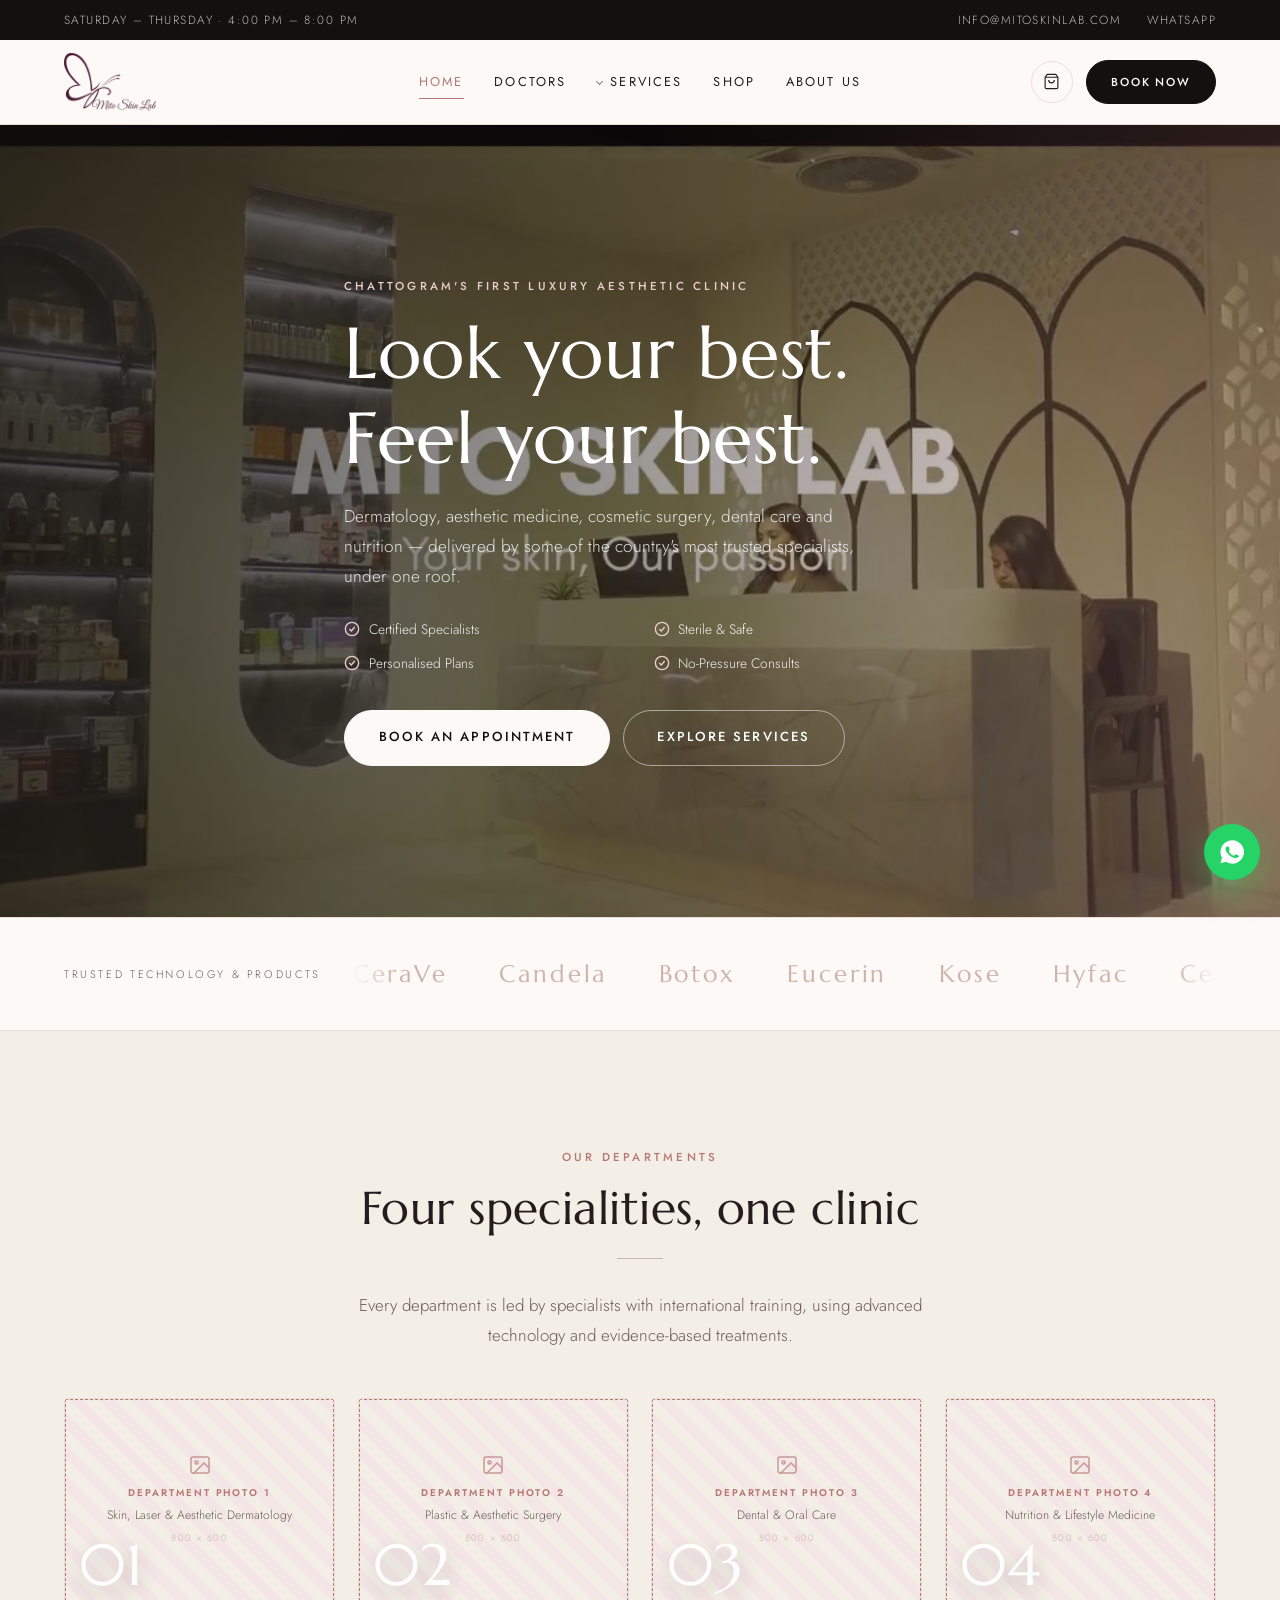
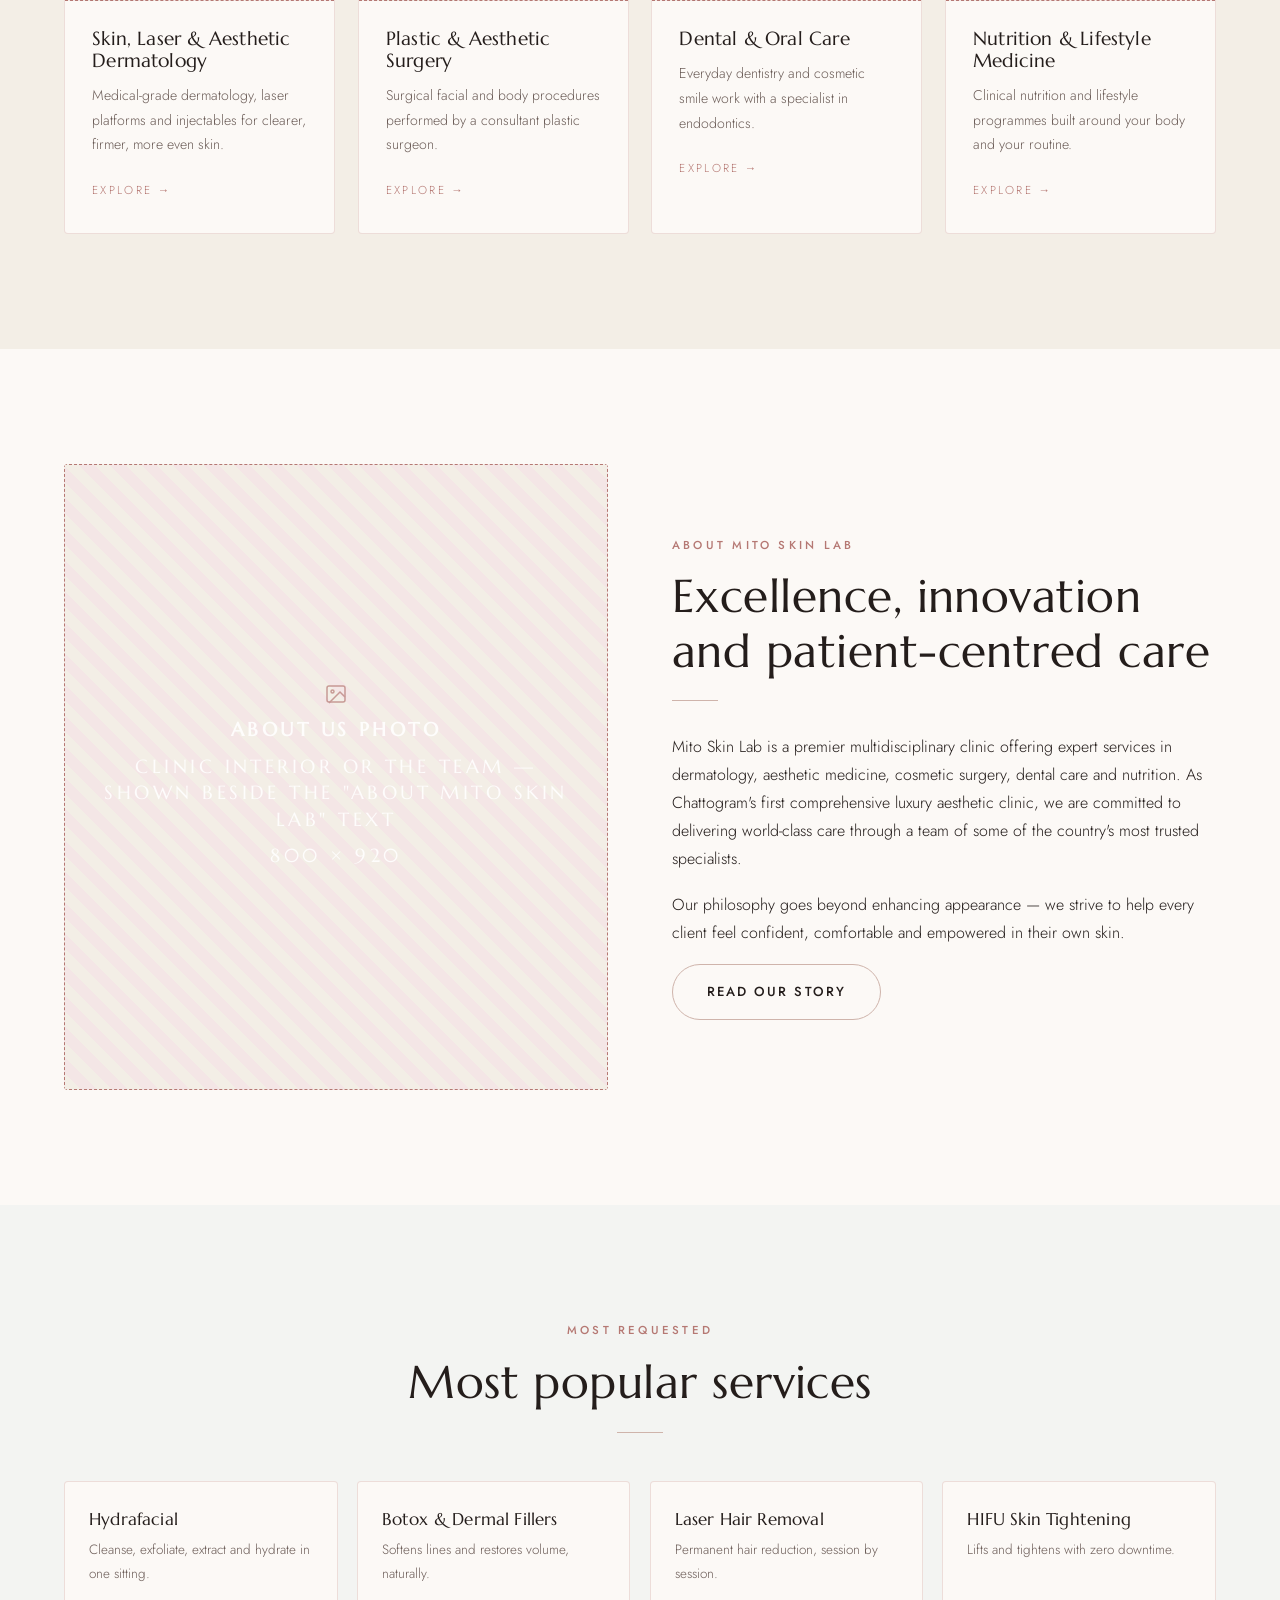
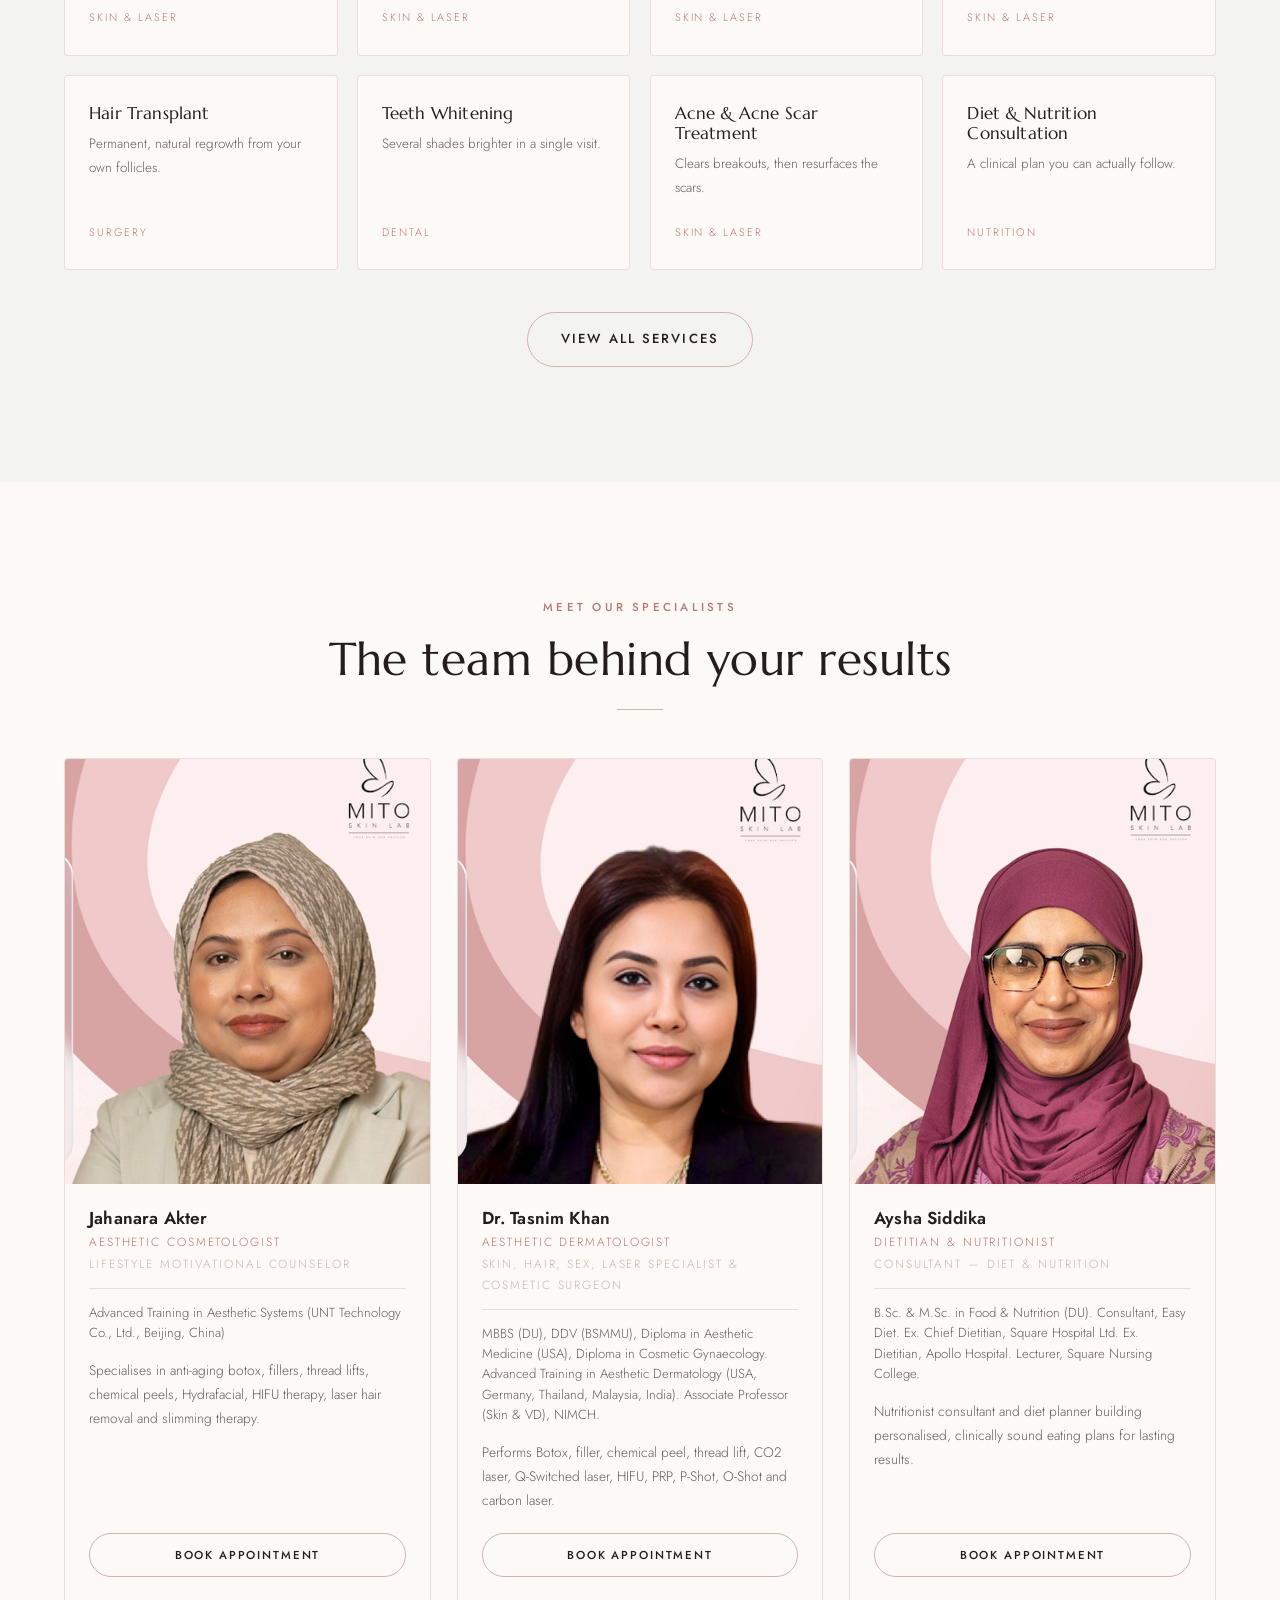
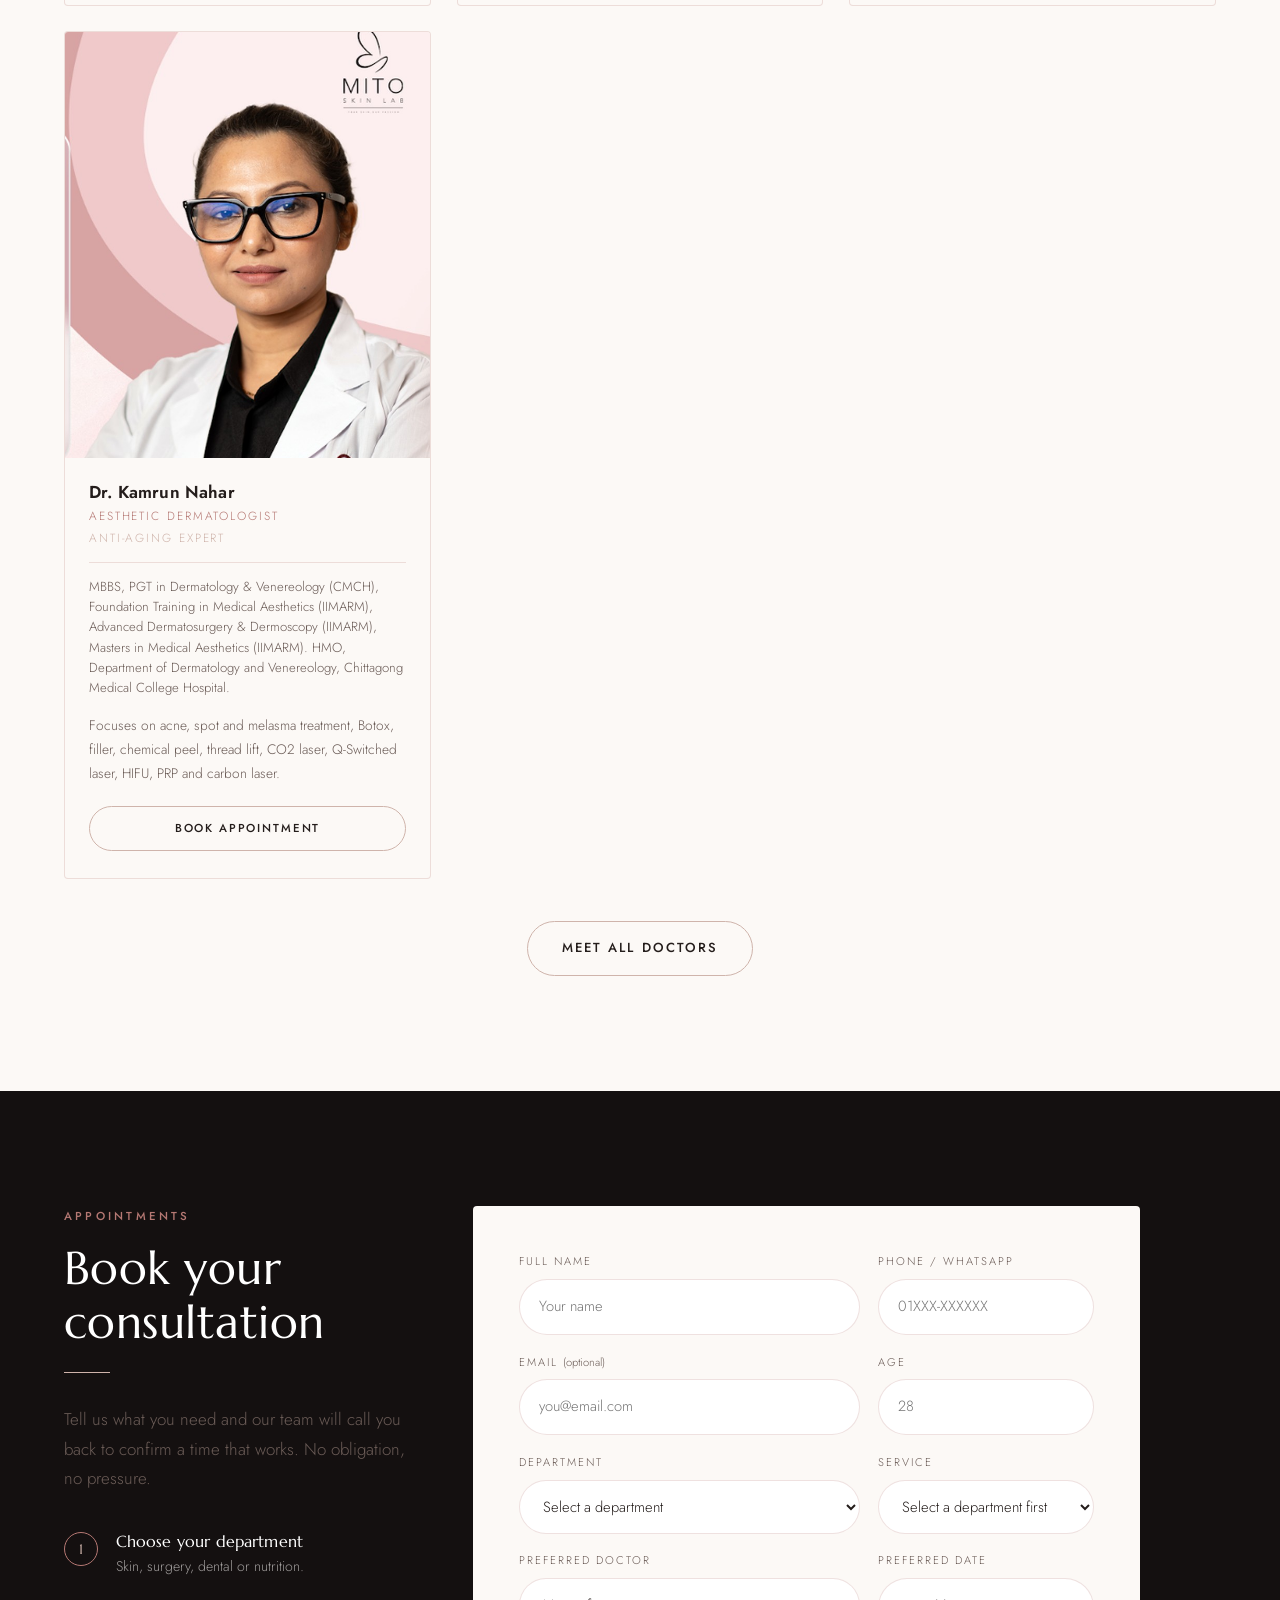
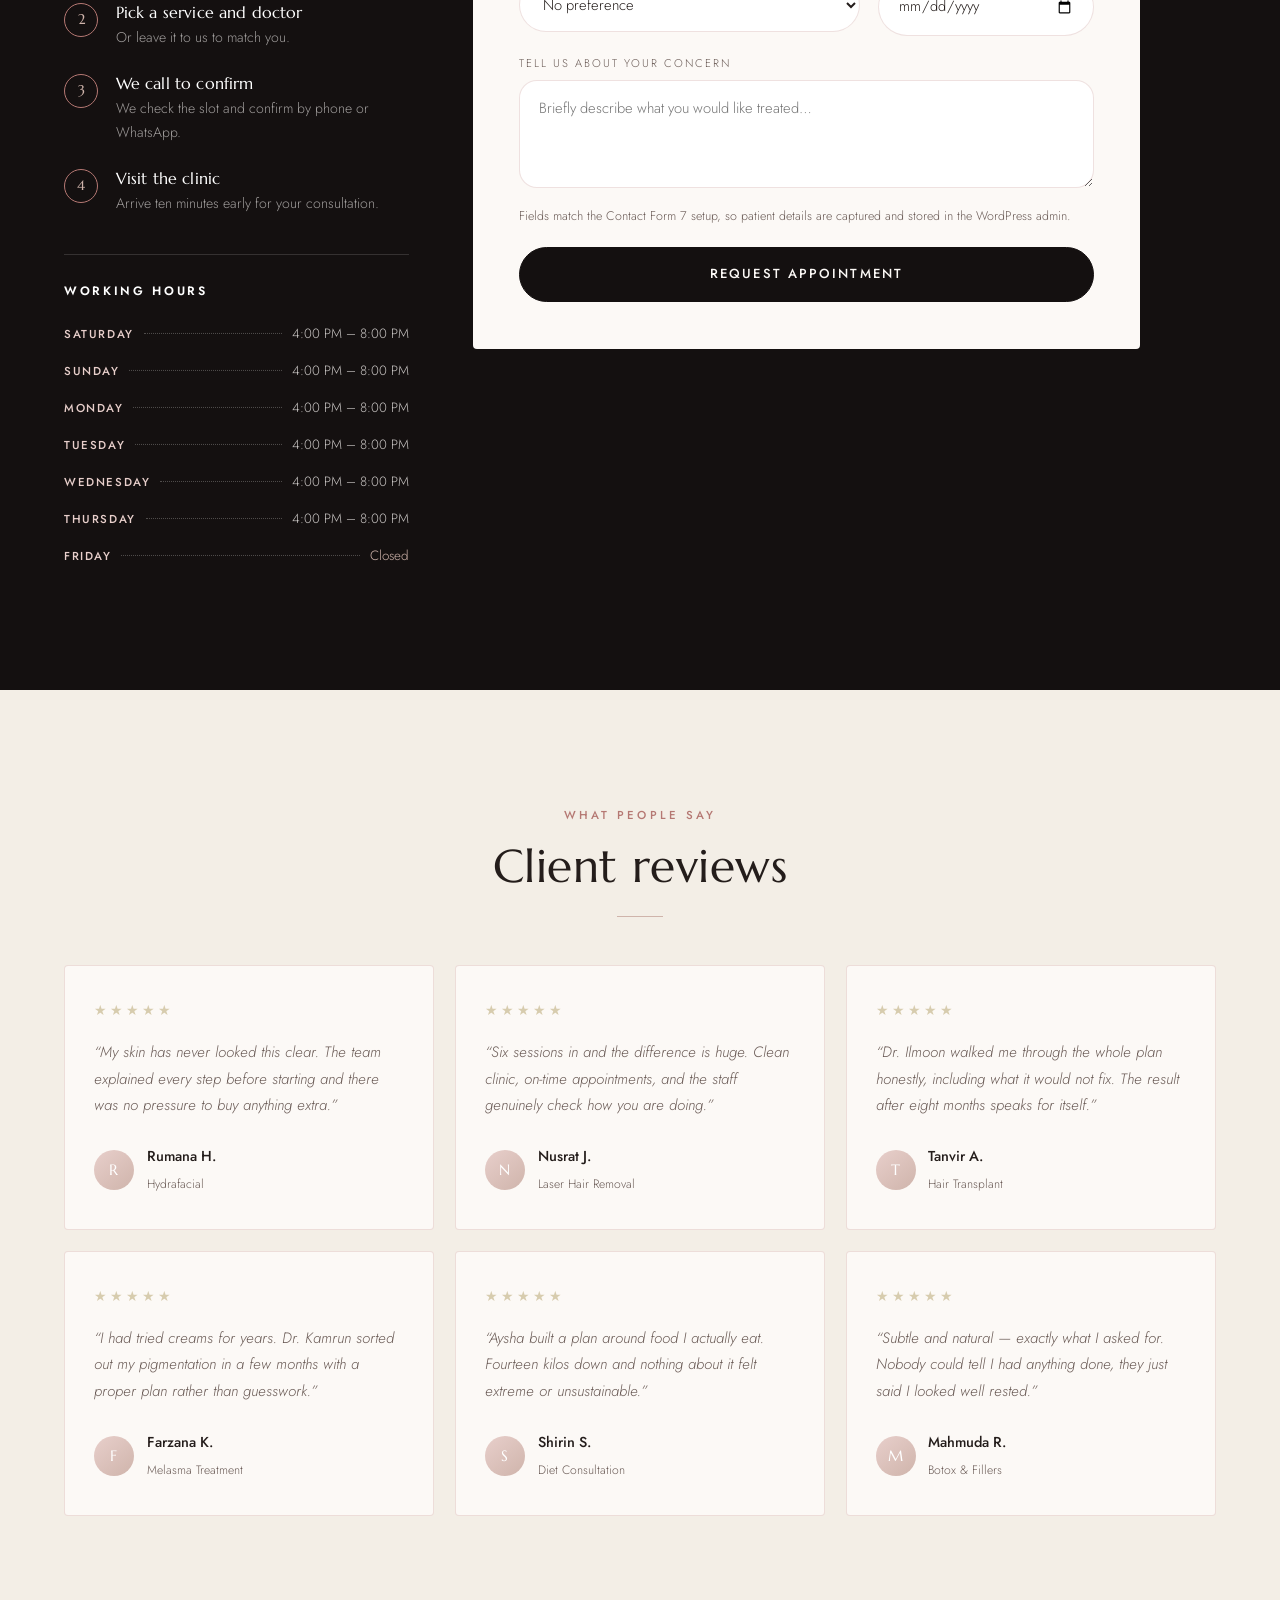
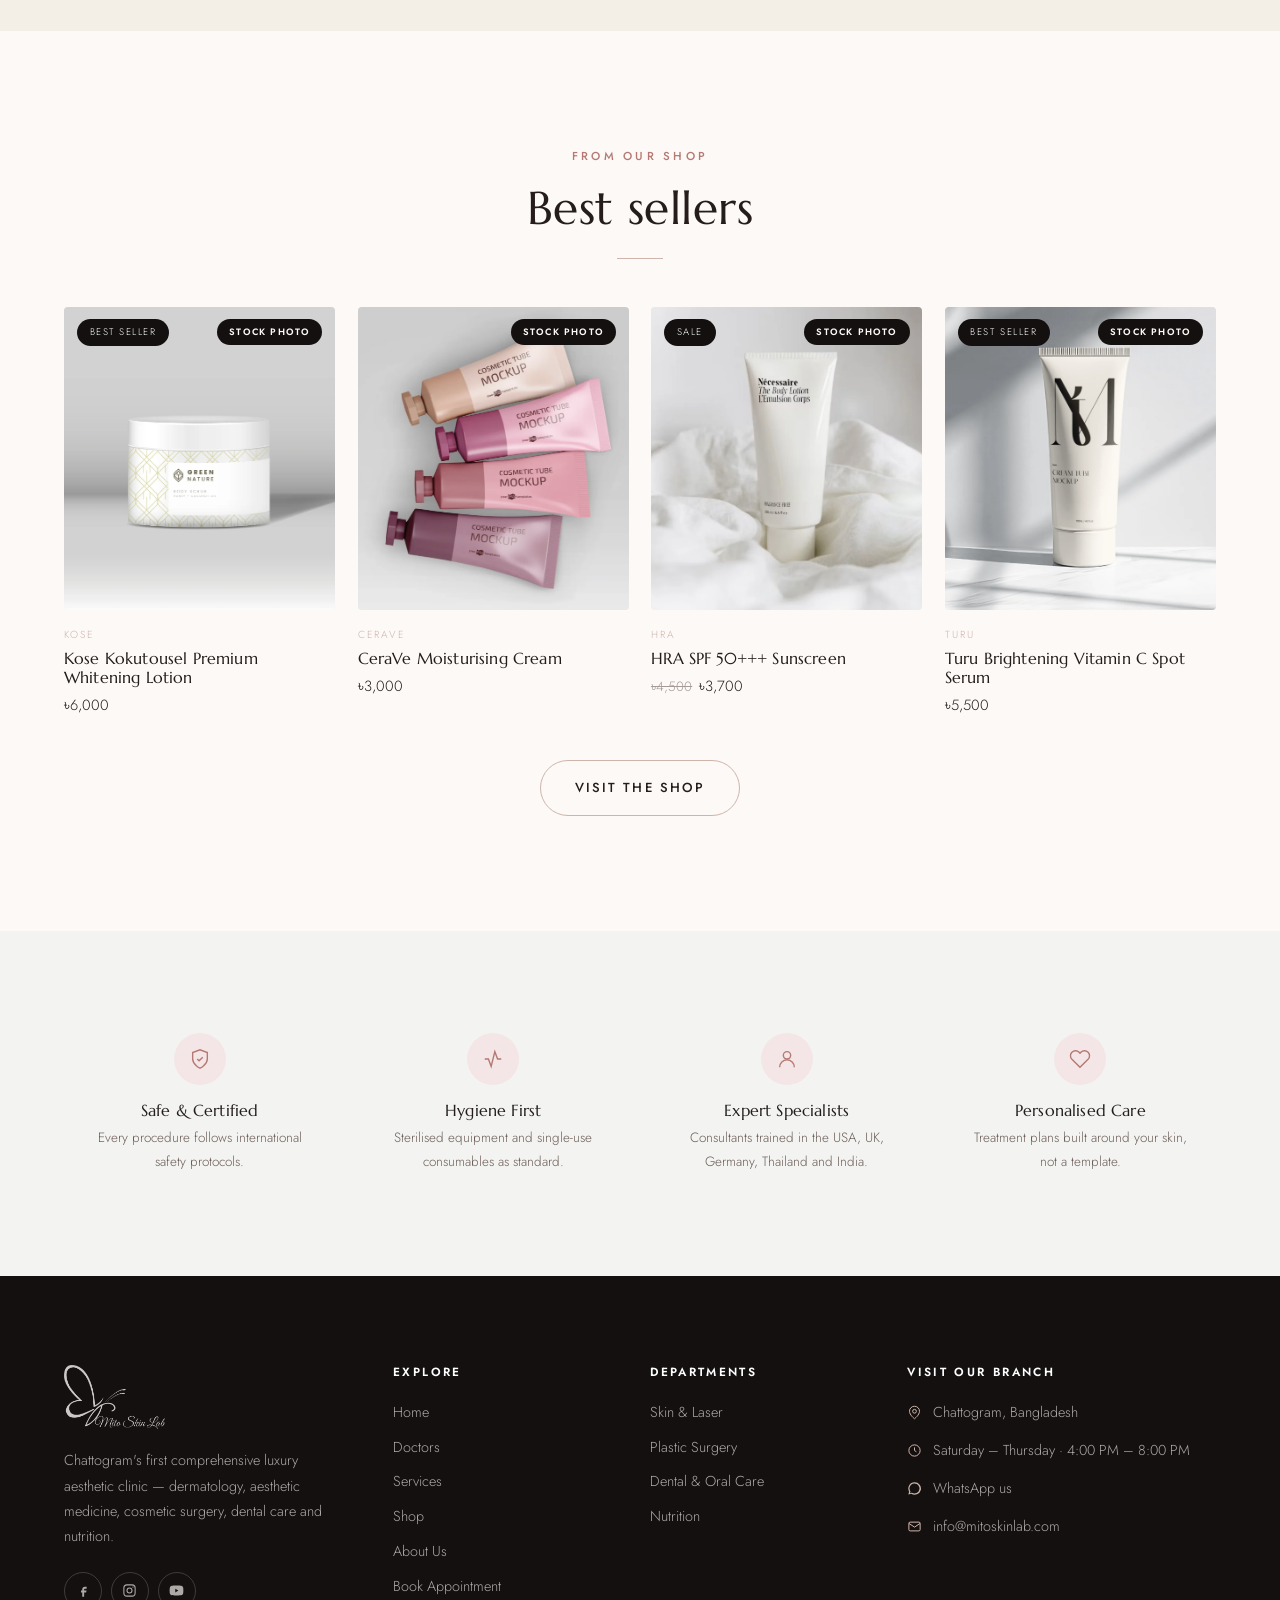
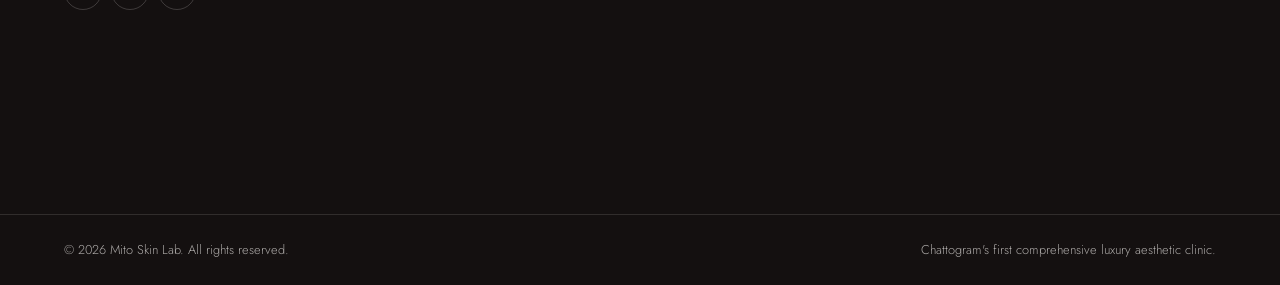
<file: index.html>
<!DOCTYPE html>
<html lang="en">
<head>
<meta charset="utf-8">
<meta name="viewport" content="width=device-width, initial-scale=1">
<title>Mito Skin Lab — Chattogram's First Luxury Aesthetic Clinic</title>
<meta name="description" content="Mito Skin Lab is Chattogram's first comprehensive luxury aesthetic clinic — dermatology, aesthetic medicine, cosmetic surgery, dental care and nutrition under one roof.">
<link rel="stylesheet" href="css/mito.css">
</head>
<body>

<!-- ===================== TOP BAR ===================== -->
<div class="topbar">
  <div class="wrap">
    <span data-hours>Saturday – Thursday · 4:00 PM – 8:00 PM</span>
    <div class="topbar__set">
      <a href="#" data-email>info@mitoskinlab.com</a>
      <a href="#" data-wa>WhatsApp</a>
    </div>
  </div>
</div>

<!-- ===================== HEADER =====================
     Feedback 4: centered menu, exactly 5 items,
     Home · Doctors · Services · Shop · About Us
================================================== -->
<header class="header">
  <div class="wrap header__inner">
    <a class="brand" href="index.html">
      <img class="brand__logo" src="assets/logo/mito-logo.png" alt="Mito Skin Lab — Aesthetic Clinic">
    </a>

    <nav class="nav">
      <ul class="nav__list">
        <li class="nav__item nav__item--active"><a class="nav__link" href="index.html">Home</a></li>
        <li class="nav__item"><a class="nav__link" href="doctors.html">Doctors</a></li>
        <li class="nav__item nav__item--has-menu">
          <a class="nav__link" href="services.html">Services</a>
          <!-- Feedback 4: hover dropdown showing the 4 departments -->
          <div class="dropdown">
            <a href="services.html#skin">Skin, Laser &amp; Aesthetic Dermatology</a>
            <a href="services.html#surgery">Plastic &amp; Aesthetic Surgery</a>
            <a href="services.html#dental">Dental &amp; Oral Care</a>
            <a href="services.html#nutrition">Nutrition &amp; Lifestyle Medicine</a>
          </div>
        </li>
        <li class="nav__item"><a class="nav__link" href="shop.html">Shop</a></li>
        <li class="nav__item"><a class="nav__link" href="about.html">About Us</a></li>
      </ul>
    </nav>

    <div class="header__actions">
      <a class="icon-btn" href="shop.html" aria-label="Shop">
        <svg viewBox="0 0 24 24" fill="none" stroke="currentColor" stroke-width="1.6"><path d="M6 2 3 6v14a2 2 0 0 0 2 2h14a2 2 0 0 0 2-2V6l-3-4z"/><path d="M3 6h18M16 10a4 4 0 0 1-8 0"/></svg>
        <span class="icon-btn__count" data-cart-count style="display:none">0</span>
      </a>
      <a class="btn btn--sm header__cta" href="booking.html">Book Now</a>
      <button class="icon-btn burger" data-nav-open aria-label="Open menu">
        <svg viewBox="0 0 24 24" fill="none" stroke="currentColor" stroke-width="1.6"><path d="M3 6h18M3 12h18M3 18h18"/></svg>
      </button>
    </div>
  </div>
</header>

<!-- ===================== MOBILE NAV ===================== -->
<div class="mobile-nav" id="mobileNav" data-open="false">
  <div class="mobile-nav__head">
    <a class="brand" href="index.html"><img class="brand__logo" src="assets/logo/mito-logo.png" alt="Mito Skin Lab"></a>
    <button class="icon-btn" data-nav-close aria-label="Close menu">
      <svg viewBox="0 0 24 24" fill="none" stroke="currentColor" stroke-width="1.6"><path d="M18 6 6 18M6 6l12 12"/></svg>
    </button>
  </div>
  <ul class="mobile-nav__list">
    <li><a href="index.html">Home</a></li>
    <li><a href="doctors.html">Doctors</a></li>
    <li>
      <button class="mobile-nav__toggle">Services <span>+</span></button>
      <div class="mobile-nav__sub" data-open="false">
        <a href="services.html#skin">Skin, Laser &amp; Aesthetic Dermatology</a>
        <a href="services.html#surgery">Plastic &amp; Aesthetic Surgery</a>
        <a href="services.html#dental">Dental &amp; Oral Care</a>
        <a href="services.html#nutrition">Nutrition &amp; Lifestyle Medicine</a>
      </div>
    </li>
    <li><a href="shop.html">Shop</a></li>
    <li><a href="about.html">About Us</a></li>
  </ul>
  <div class="mobile-nav__foot">
    <a class="btn btn--block" href="booking.html">Book an Appointment</a>
    <a class="btn btn--ghost btn--block" href="#" data-wa>Chat on WhatsApp</a>
  </div>
</div>

<main>

  <!-- ============ HERO — video at the top (Feedback 2 & 4) ============
       Source: client's "BRAND VIDEO.MP4" (265MB, HEVC, 1920x1080@60fps).
       Re-encoded to assets/video/hero.mp4 — H.264 720p30, muted, no audio
       track (~5.8MB) — HEVC has no reliable <video> support outside Safari,
       and 265MB was never viable as a page asset either way. Poster is a
       frame grabbed from the video's own closing brand card (~98s in).
       ============================================================== -->
  <section class="hero">
    <div class="hero__media">
      <video autoplay muted loop playsinline poster="assets/video/hero-poster.jpg">
        <source src="assets/video/hero.mp4" type="video/mp4">
      </video>
    </div>
    <div class="wrap hero__inner">
      <p class="eyebrow">Chattogram's First Luxury Aesthetic Clinic</p>
      <h1>Look your best.<br>Feel your best.</h1>
      <p class="hero__lede">Dermatology, aesthetic medicine, cosmetic surgery, dental care and nutrition — delivered by some of the country's most trusted specialists, under one roof.</p>
      <div class="hero__checks">
        <span class="hero__check"><svg viewBox="0 0 24 24" fill="none" stroke="currentColor" stroke-width="2"><circle cx="12" cy="12" r="10"/><path d="m8 12 3 3 5-6"/></svg>Certified Specialists</span>
        <span class="hero__check"><svg viewBox="0 0 24 24" fill="none" stroke="currentColor" stroke-width="2"><circle cx="12" cy="12" r="10"/><path d="m8 12 3 3 5-6"/></svg>Sterile &amp; Safe</span>
        <span class="hero__check"><svg viewBox="0 0 24 24" fill="none" stroke="currentColor" stroke-width="2"><circle cx="12" cy="12" r="10"/><path d="m8 12 3 3 5-6"/></svg>Personalised Plans</span>
        <span class="hero__check"><svg viewBox="0 0 24 24" fill="none" stroke="currentColor" stroke-width="2"><circle cx="12" cy="12" r="10"/><path d="m8 12 3 3 5-6"/></svg>No-Pressure Consults</span>
      </div>
      <div class="hero__cta">
        <a class="btn btn--light" href="booking.html">Book an Appointment</a>
        <a class="btn btn--ghost" href="services.html" style="color:#fff;border-color:rgba(255,255,255,.5)">Explore Services</a>
      </div>
    </div>
  </section>

  <!-- ============ BRANDS — CeraVe, Candela, Botox (Feedback 4) ============ -->
  <section class="brands">
    <div class="wrap">
      <span class="brands__label">Trusted technology &amp; products</span>
      <!-- Continuous marquee: the list is duplicated so the loop is seamless.
           The second copy is aria-hidden so it isn't announced twice. -->
      <div class="brands__viewport">
        <div class="brands__track">
          <span>CeraVe</span><span>Candela</span><span>Botox</span>
          <span>Eucerin</span><span>Kose</span><span>Hyfac</span>
          <span aria-hidden="true">CeraVe</span><span aria-hidden="true">Candela</span><span aria-hidden="true">Botox</span>
          <span aria-hidden="true">Eucerin</span><span aria-hidden="true">Kose</span><span aria-hidden="true">Hyfac</span>
        </div>
      </div>
    </div>
  </section>

  <!-- ============ DEPARTMENTS — placed high up (Feedback 2) ============ -->
  <section class="section bg-lace">
    <div class="wrap">
      <div class="center" style="margin-bottom:3rem">
        <p class="eyebrow">Our Departments</p>
        <h2>Four specialities, one clinic</h2>
        <hr class="rule">
        <p class="lede">Every department is led by specialists with international training, using advanced technology and evidence-based treatments.</p>
      </div>
      <div class="dept-grid" id="deptGrid"></div>
    </div>
  </section>

  <!-- ============ ABOUT PREVIEW ============ -->
  <section class="section">
    <div class="wrap about-split">
      <div class="about-figure reveal">
        <div class="ph">
          <svg viewBox="0 0 24 24" fill="none" stroke="currentColor" stroke-width="1.5"><rect x="3" y="4" width="18" height="16" rx="2"/><circle cx="8.5" cy="9.5" r="1.5"/><path d="m21 15-5-5L5 21"/></svg>
          <span class="ph__label">About Us Photo</span>
          <span class="ph__name">Clinic interior or the team — shown beside the "About Mito Skin Lab" text</span>
          <span class="ph__size">800 × 920</span>
        </div>
      </div>
      <div class="reveal">
        <p class="eyebrow">About Mito Skin Lab</p>
        <h2>Excellence, innovation and patient-centred care</h2>
        <hr class="rule">
        <p>Mito Skin Lab is a premier multidisciplinary clinic offering expert services in dermatology, aesthetic medicine, cosmetic surgery, dental care and nutrition. As Chattogram's first comprehensive luxury aesthetic clinic, we are committed to delivering world-class care through a team of some of the country's most trusted specialists.</p>
        <p>Our philosophy goes beyond enhancing appearance — we strive to help every client feel confident, comfortable and empowered in their own skin.</p>
        <a class="btn btn--ghost" href="about.html">Read Our Story</a>
      </div>
    </div>
  </section>

  <!-- ============ MOST POPULAR SERVICES (Feedback 2) ============ -->
  <section class="section bg-porcelain">
    <div class="wrap">
      <div class="center" style="margin-bottom:3rem">
        <p class="eyebrow">Most Requested</p>
        <h2>Most popular services</h2>
        <hr class="rule">
      </div>
      <div class="pop-grid" id="popGrid"></div>
      <div class="center" style="margin-top:2.6rem">
        <a class="btn btn--ghost" href="services.html">View All Services</a>
      </div>
    </div>
  </section>

  <!-- ============ DOCTORS — moved up, before the booking section (Feedback 2) ============ -->
  <section class="section">
    <div class="wrap">
      <div class="center" style="margin-bottom:3rem">
        <p class="eyebrow">Meet Our Specialists</p>
        <h2>The team behind your results</h2>
        <hr class="rule">
      </div>
      <div class="doc-grid" id="docGrid" data-limit="4"></div>
      <div class="center" style="margin-top:2.6rem">
        <a class="btn btn--ghost" href="doctors.html">Meet All Doctors</a>
      </div>
    </div>
  </section>

  <!-- ============ BOOKING — full-page, long section (Feedback 4) ============ -->
  <section class="section booking" id="book">
    <div class="wrap booking__grid">
      <div>
        <p class="eyebrow">Appointments</p>
        <h2>Book your consultation</h2>
        <hr class="rule">
        <p class="lede">Tell us what you need and our team will call you back to confirm a time that works. No obligation, no pressure.</p>
        <div class="booking__steps">
          <div class="booking__step"><b>1</b><div><h4>Choose your department</h4><p>Skin, surgery, dental or nutrition.</p></div></div>
          <div class="booking__step"><b>2</b><div><h4>Pick a service and doctor</h4><p>Or leave it to us to match you.</p></div></div>
          <div class="booking__step"><b>3</b><div><h4>We call to confirm</h4><p>We check the slot and confirm by phone or WhatsApp.</p></div></div>
          <div class="booking__step"><b>4</b><div><h4>Visit the clinic</h4><p>Arrive ten minutes early for your consultation.</p></div></div>
        </div>
        <div class="hours-list" data-hours-table></div>
      </div>

      <div class="form-card">
        <form id="bookingForm" novalidate>
          <div class="form-grid">
            <div class="field"><label for="bkName">Full name</label><input id="bkName" name="your-name" type="text" required placeholder="Your name"></div>
            <div class="field"><label for="bkPhone">Phone / WhatsApp</label><input id="bkPhone" name="your-phone" type="tel" required placeholder="01XXX-XXXXXX"></div>
            <div class="field"><label for="bkEmail">Email <span style="text-transform:none;letter-spacing:0">(optional)</span></label><input id="bkEmail" name="your-email" type="email" placeholder="you@email.com"></div>
            <div class="field"><label for="bkAge">Age</label><input id="bkAge" name="your-age" type="number" min="1" max="120" placeholder="28"></div>
            <div class="field"><label for="bkDept">Department</label><select id="bkDept" name="department" required></select></div>
            <div class="field"><label for="bkService">Service</label><select id="bkService" name="service"><option value="">Select a department first</option></select></div>
            <div class="field"><label for="bkDoctor">Preferred doctor</label><select id="bkDoctor" name="doctor"></select></div>
            <div class="field"><label for="bkDate">Preferred date</label><input id="bkDate" name="preferred-date" type="date"></div>
            <div class="field field--full"><label for="bkMsg">Tell us about your concern</label><textarea id="bkMsg" name="your-message" placeholder="Briefly describe what you would like treated…"></textarea></div>
          </div>
          <p class="form-note">Fields match the Contact Form 7 setup, so patient details are captured and stored in the WordPress admin.</p>
          <button class="btn btn--block" type="submit" style="margin-top:1.2rem">Request Appointment</button>
          <div class="form-ok" id="bookingOk" hidden></div>
        </form>
      </div>
    </div>
  </section>

  <!-- ============ CLIENT REVIEWS — renamed from Success Stories (Feedback 2) ============ -->
  <section class="section bg-lace">
    <div class="wrap">
      <div class="center" style="margin-bottom:3rem">
        <p class="eyebrow">What People Say</p>
        <h2>Client reviews</h2>
        <hr class="rule">
      </div>
      <div class="rev-grid" id="revGrid" data-limit="6"></div>
    </div>
  </section>

  <!-- ============ BEST SELLERS ============ -->
  <section class="section">
    <div class="wrap">
      <div class="center" style="margin-bottom:3rem">
        <p class="eyebrow">From Our Shop</p>
        <h2>Best sellers</h2>
        <hr class="rule">
      </div>
      <div class="prod-grid">
        <article class="prod-card reveal">
          <a class="prod-card__media" href="product.html?id=kose-whitening"><span class="prod-card__tag">Best seller</span><div class="stock-photo"><img src="assets/stock/stock-02.png" alt="Kose Kokutousel Premium Whitening Lotion" loading="lazy"><span class="stock-photo__flag">Stock photo</span></div></a>
          <p class="prod-card__brand">Kose</p><h4><a href="product.html?id=kose-whitening">Kose Kokutousel Premium Whitening Lotion</a></h4>
          <div class="prod-card__price">৳6,000</div>
        </article>
        <article class="prod-card reveal">
          <a class="prod-card__media" href="product.html?id=cerave-cream"><div class="stock-photo"><img src="assets/stock/stock-05.png" alt="CeraVe Moisturising Cream" loading="lazy"><span class="stock-photo__flag">Stock photo</span></div></a>
          <p class="prod-card__brand">CeraVe</p><h4><a href="product.html?id=cerave-cream">CeraVe Moisturising Cream</a></h4>
          <div class="prod-card__price">৳3,000</div>
        </article>
        <article class="prod-card reveal">
          <a class="prod-card__media" href="product.html?id=hra-spf"><span class="prod-card__tag">Sale</span><div class="stock-photo"><img src="assets/stock/stock-06.png" alt="HRA SPF 50+++ Sunscreen" loading="lazy"><span class="stock-photo__flag">Stock photo</span></div></a>
          <p class="prod-card__brand">HRA</p><h4><a href="product.html?id=hra-spf">HRA SPF 50+++ Sunscreen</a></h4>
          <div class="prod-card__price"><s>৳4,500</s>৳3,700</div>
        </article>
        <article class="prod-card reveal">
          <a class="prod-card__media" href="product.html?id=turu-vitc"><span class="prod-card__tag">Best seller</span><div class="stock-photo"><img src="assets/stock/stock-07.png" alt="Turu Brightening Vitamin C Spot Serum" loading="lazy"><span class="stock-photo__flag">Stock photo</span></div></a>
          <p class="prod-card__brand">Turu</p><h4><a href="product.html?id=turu-vitc">Turu Brightening Vitamin C Spot Serum</a></h4>
          <div class="prod-card__price">৳5,500</div>
        </article>
      </div>
      <div class="center" style="margin-top:2.6rem"><a class="btn btn--ghost" href="shop.html">Visit the Shop</a></div>
    </div>
  </section>

  <!-- ============ ASSURANCES — moved to the very bottom (Feedback 2) ============ -->
  <section class="section section--tight bg-porcelain">
    <div class="wrap">
      <div class="assure-grid">
        <div class="assure reveal">
          <div class="assure__ico"><svg viewBox="0 0 24 24" fill="none" stroke="currentColor" stroke-width="1.5"><path d="M12 22s8-4 8-10V5l-8-3-8 3v7c0 6 8 10 8 10z"/><path d="m9 12 2 2 4-4"/></svg></div>
          <h4>Safe &amp; Certified</h4><p>Every procedure follows international safety protocols.</p>
        </div>
        <div class="assure reveal">
          <div class="assure__ico"><svg viewBox="0 0 24 24" fill="none" stroke="currentColor" stroke-width="1.5"><path d="M3 12h4l3 8 4-16 3 8h4"/></svg></div>
          <h4>Hygiene First</h4><p>Sterilised equipment and single-use consumables as standard.</p>
        </div>
        <div class="assure reveal">
          <div class="assure__ico"><svg viewBox="0 0 24 24" fill="none" stroke="currentColor" stroke-width="1.5"><circle cx="12" cy="8" r="4"/><path d="M4 21a8 8 0 0 1 16 0"/></svg></div>
          <h4>Expert Specialists</h4><p>Consultants trained in the USA, UK, Germany, Thailand and India.</p>
        </div>
        <div class="assure reveal">
          <div class="assure__ico"><svg viewBox="0 0 24 24" fill="none" stroke="currentColor" stroke-width="1.5"><path d="M20.8 4.6a5.5 5.5 0 0 0-7.8 0L12 5.7l-1-1.1a5.5 5.5 0 0 0-7.8 7.8l1.1 1L12 21l7.7-7.6 1.1-1a5.5 5.5 0 0 0 0-7.8z"/></svg></div>
          <h4>Personalised Care</h4><p>Treatment plans built around your skin, not a template.</p>
        </div>
      </div>
    </div>
  </section>

</main>

<!-- ===================== FOOTER =====================
     Feedback 2: Google Maps, branch info and WhatsApp in the footer.
     No Contact Us page. Feedback 3: use Mito Logo Png-05 here.
================================================== -->
<footer class="footer">
  <div class="wrap footer__grid">
    <div class="footer__brand">
      <a class="brand" href="index.html">
        <img class="brand__logo" src="assets/logo/mito-logo-white.png" alt="Mito Skin Lab — Aesthetic Clinic">
      </a>
      <p>Chattogram's first comprehensive luxury aesthetic clinic — dermatology, aesthetic medicine, cosmetic surgery, dental care and nutrition.</p>
      <div class="footer__social">
        <a href="#" data-facebook aria-label="Facebook"><svg viewBox="0 0 24 24" fill="currentColor"><path d="M14 9h3V6h-3c-2.2 0-4 1.8-4 4v2H8v3h2v7h3v-7h3l1-3h-4v-2c0-.6.4-1 1-1z"/></svg></a>
        <a href="#" aria-label="Instagram"><svg viewBox="0 0 24 24" fill="none" stroke="currentColor" stroke-width="1.7"><rect x="3" y="3" width="18" height="18" rx="5"/><circle cx="12" cy="12" r="4"/><circle cx="17.5" cy="6.5" r="1" fill="currentColor" stroke="none"/></svg></a>
        <a href="#" aria-label="YouTube"><svg viewBox="0 0 24 24" fill="currentColor"><path d="M23 12s0-3.6-.5-5.3a2.8 2.8 0 0 0-2-2C18.8 4 12 4 12 4s-6.8 0-8.5.7a2.8 2.8 0 0 0-2 2C1 8.4 1 12 1 12s0 3.6.5 5.3a2.8 2.8 0 0 0 2 2C5.2 20 12 20 12 20s6.8 0 8.5-.7a2.8 2.8 0 0 0 2-2C23 15.6 23 12 23 12zM10 15V9l5 3z"/></svg></a>
      </div>
    </div>

    <div>
      <h4>Explore</h4>
      <ul class="footer__links">
        <li><a href="index.html">Home</a></li>
        <li><a href="doctors.html">Doctors</a></li>
        <li><a href="services.html">Services</a></li>
        <li><a href="shop.html">Shop</a></li>
        <li><a href="about.html">About Us</a></li>
        <li><a href="booking.html">Book Appointment</a></li>
      </ul>
    </div>

    <div>
      <h4>Departments</h4>
      <ul class="footer__links">
        <li><a href="services.html#skin">Skin &amp; Laser</a></li>
        <li><a href="services.html#surgery">Plastic Surgery</a></li>
        <li><a href="services.html#dental">Dental &amp; Oral Care</a></li>
        <li><a href="services.html#nutrition">Nutrition</a></li>
      </ul>
    </div>

    <div>
      <h4>Visit Our Branch</h4>
      <ul class="footer__contact">
        <li><svg viewBox="0 0 24 24" fill="none" stroke="currentColor" stroke-width="1.6"><path d="M20 10c0 6-8 12-8 12s-8-6-8-12a8 8 0 0 1 16 0z"/><circle cx="12" cy="10" r="3"/></svg><span data-address>Chattogram, Bangladesh</span></li>
        <li><svg viewBox="0 0 24 24" fill="none" stroke="currentColor" stroke-width="1.6"><circle cx="12" cy="12" r="9"/><path d="M12 7v5l3 2"/></svg><span data-hours>Saturday – Thursday · 4:00 PM – 8:00 PM</span></li>
        <li><svg viewBox="0 0 24 24" fill="currentColor"><path d="M12 2a10 10 0 0 0-8.6 15l-1.3 4.7 4.8-1.3A10 10 0 1 0 12 2zm0 18a8 8 0 0 1-4.1-1.1l-.3-.2-2.9.8.8-2.8-.2-.3A8 8 0 1 1 12 20z"/></svg><a href="#" data-wa>WhatsApp us</a></li>
        <li><svg viewBox="0 0 24 24" fill="none" stroke="currentColor" stroke-width="1.6"><rect x="3" y="5" width="18" height="14" rx="2"/><path d="m3 7 9 6 9-6"/></svg><a href="#" data-email>info@mitoskinlab.com</a></li>
      </ul>
      <iframe class="footer__map" title="Mito Skin Lab location"
        src="https://www.google.com/maps?q=Chattogram,Bangladesh&output=embed"
        loading="lazy" referrerpolicy="no-referrer-when-downgrade"></iframe>
    </div>
  </div>
  <div class="wrap footer__bar">
    <span>© 2026 Mito Skin Lab. All rights reserved.</span>
    <span>Chattogram's first comprehensive luxury aesthetic clinic.</span>
  </div>
</footer>

<!-- Floating WhatsApp (Feedback 2) -->
<a class="wa-float" href="#" data-wa aria-label="Chat on WhatsApp">
  <svg viewBox="0 0 24 24" fill="currentColor"><path d="M12 2a10 10 0 0 0-8.6 15l-1.3 4.7 4.8-1.3A10 10 0 1 0 12 2zm5.2 14c-.2.6-1.2 1.2-1.7 1.2-.5.1-1 .1-3.3-.8-2.8-1.1-4.5-3.9-4.7-4.1-.1-.2-1-1.4-1-2.6s.6-1.8.9-2.1c.2-.2.5-.3.7-.3h.5c.2 0 .4 0 .6.5l.8 2c.1.2.1.4 0 .5l-.3.4-.3.3c-.1.1-.3.3-.1.6.2.3.8 1.3 1.7 2.1 1.2 1 2.1 1.3 2.4 1.5.3.1.5.1.6-.1l.9-1c.2-.2.4-.2.6-.1l2 .9c.2.1.4.2.4.3.1.1.1.6-.1 1.2z"/></svg>
</a>

<script src="js/data.js"></script>
<script src="js/mito.js"></script>
</body>
</html>
</file>
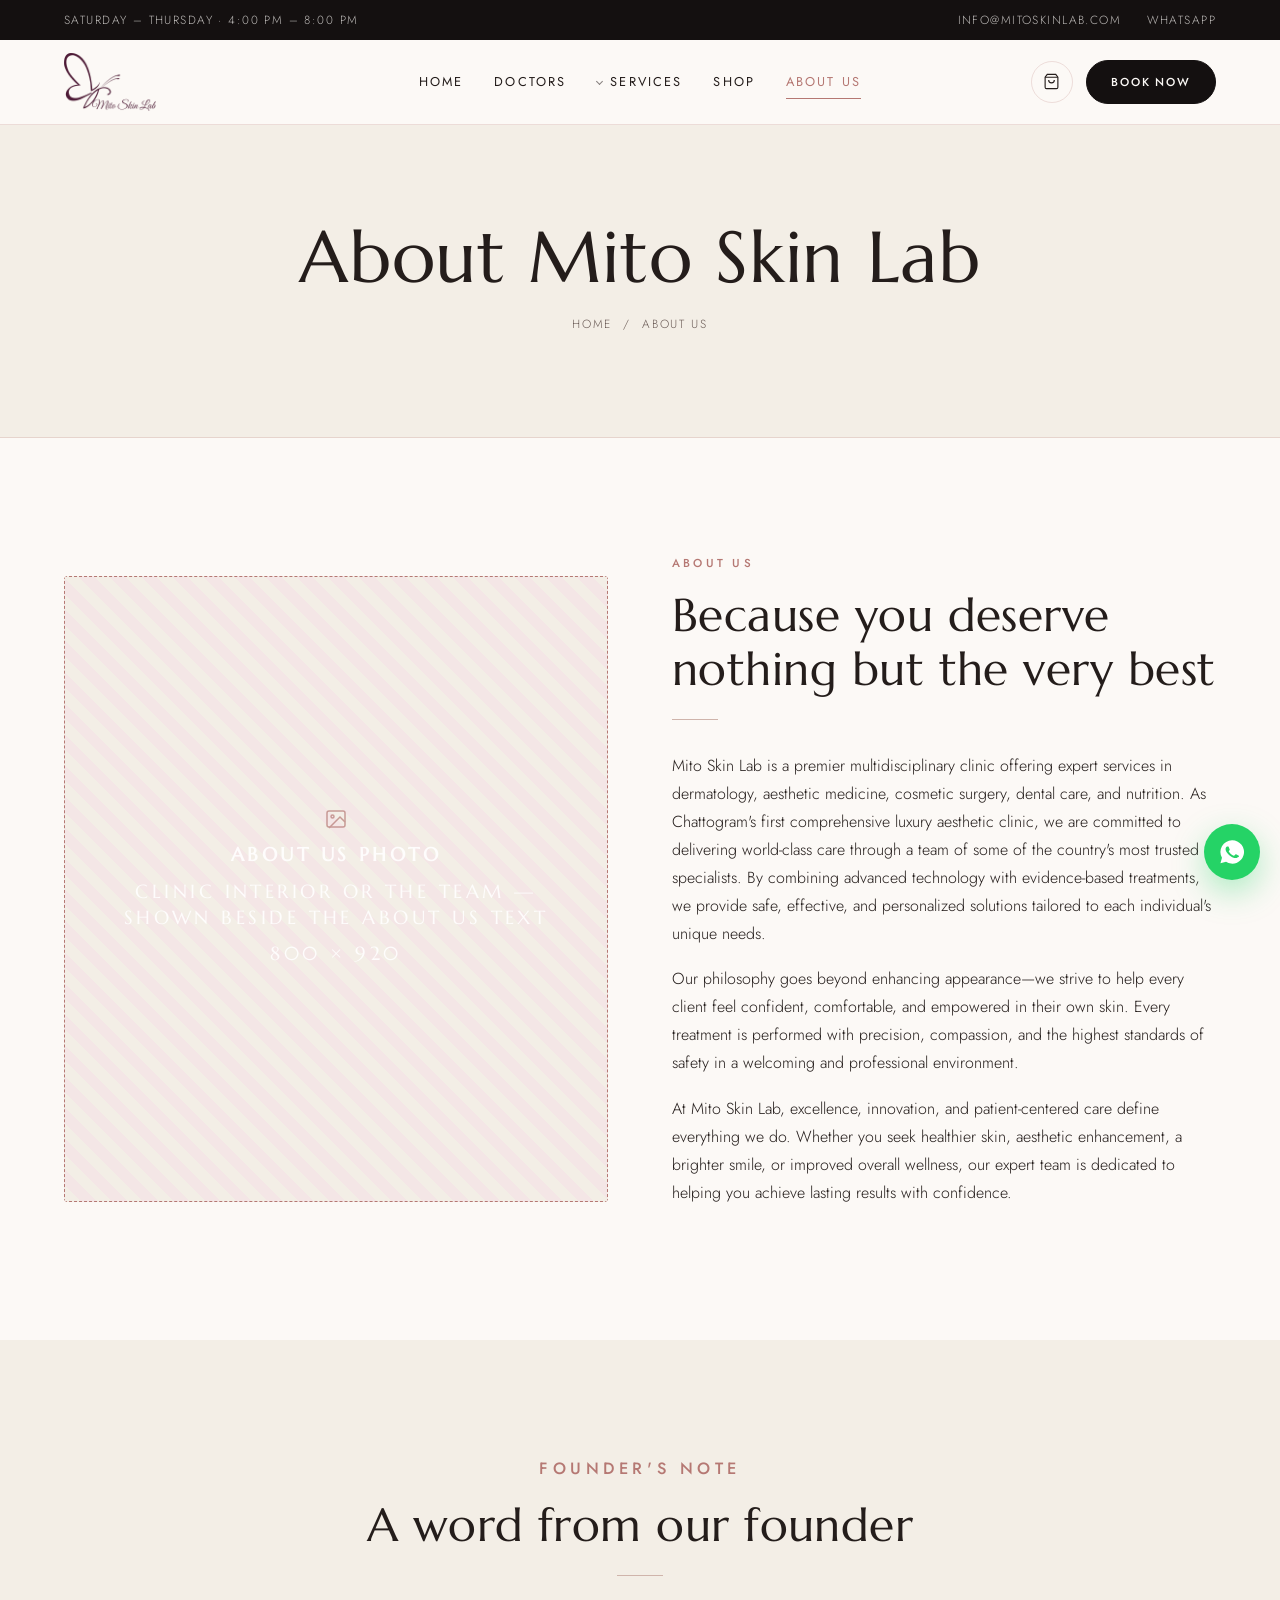
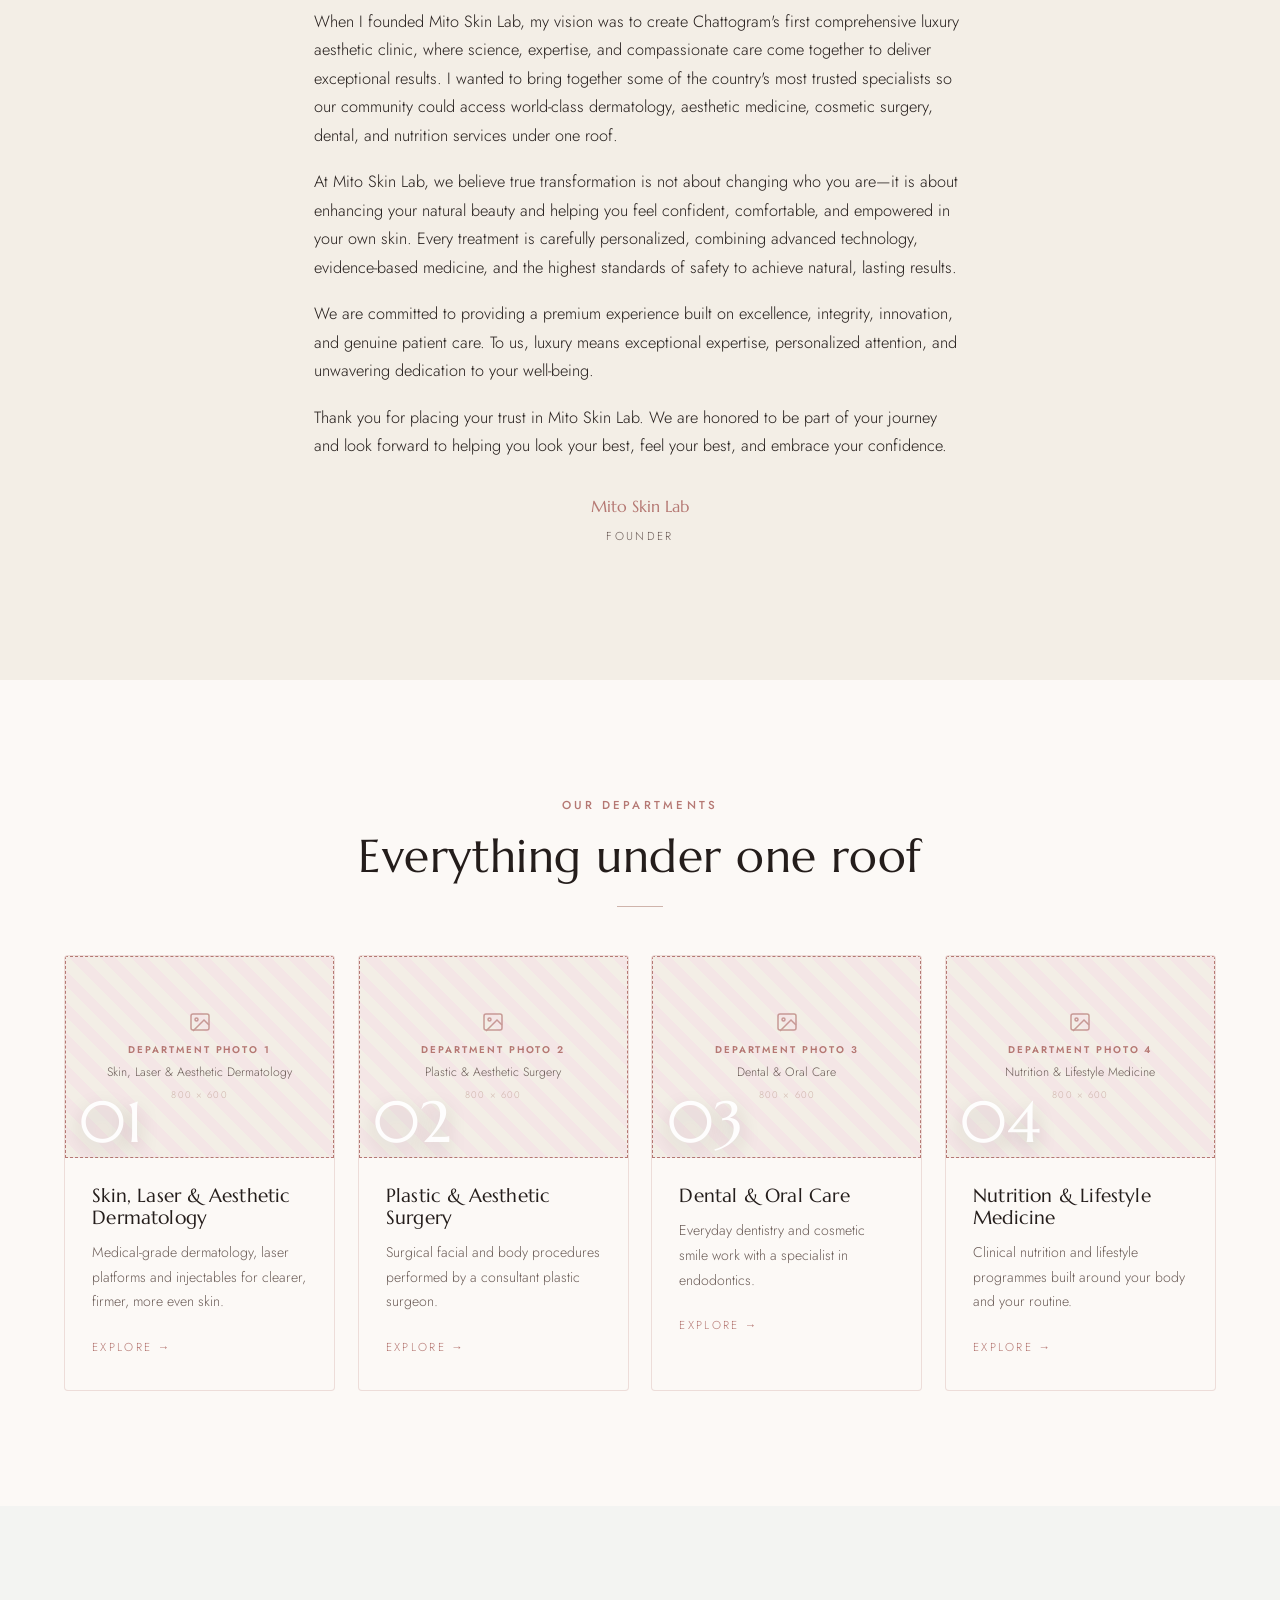
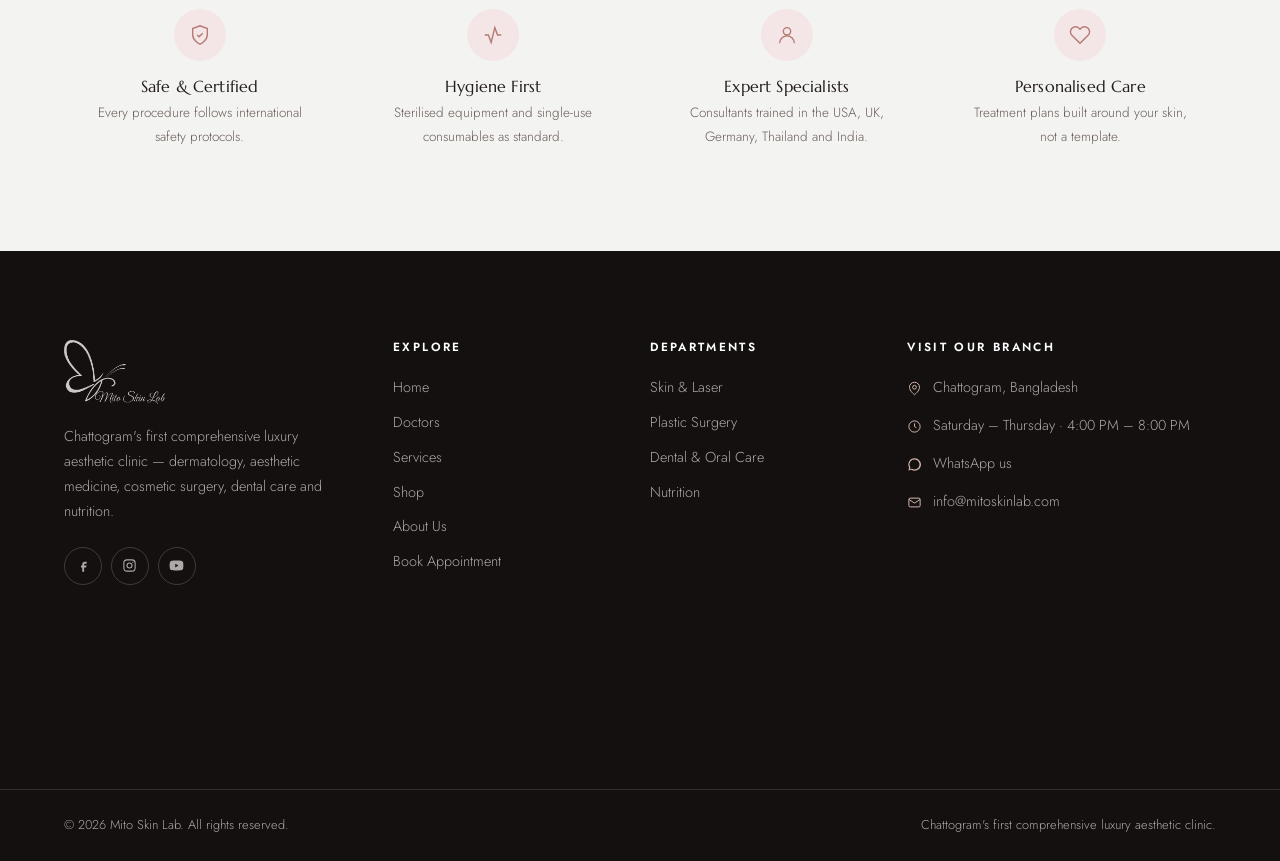
<file: about.html>
<!DOCTYPE html>
<html lang="en">
<head>
<meta charset="utf-8">
<meta name="viewport" content="width=device-width, initial-scale=1">
<title>About Us — Mito Skin Lab</title>
<meta name="description" content="Mito Skin Lab is Chattogram's first comprehensive luxury aesthetic clinic, combining advanced technology with evidence-based treatments.">
<link rel="stylesheet" href="css/mito.css">
</head>
<body>
<div class="topbar">
  <div class="wrap">
    <span data-hours>Saturday – Thursday · 4:00 PM – 8:00 PM</span>
    <div class="topbar__set">
      <a href="#" data-email>info@mitoskinlab.com</a>
      <a href="#" data-wa>WhatsApp</a>
    </div>
  </div>
</div>

<!-- Feedback 4: centered menu, exactly 5 items -->
<header class="header">
  <div class="wrap header__inner">
    <a class="brand" href="index.html">
      <img class="brand__logo" src="assets/logo/mito-logo.png" alt="Mito Skin Lab — Aesthetic Clinic">
    </a>

    <nav class="nav">
      <ul class="nav__list">
        <li class="nav__item"><a class="nav__link" href="index.html">Home</a></li>
        <li class="nav__item"><a class="nav__link" href="doctors.html">Doctors</a></li>
        <li class="nav__item nav__item--has-menu">
          <a class="nav__link" href="services.html">Services</a>
          <div class="dropdown">
        <a href="services.html#skin">Skin, Laser &amp; Aesthetic Dermatology</a>
        <a href="services.html#surgery">Plastic &amp; Aesthetic Surgery</a>
        <a href="services.html#dental">Dental &amp; Oral Care</a>
        <a href="services.html#nutrition">Nutrition &amp; Lifestyle Medicine</a>
          </div>
        </li>
        <li class="nav__item"><a class="nav__link" href="shop.html">Shop</a></li>
        <li class="nav__item nav__item--active"><a class="nav__link" href="about.html">About Us</a></li>
      </ul>
    </nav>

    <div class="header__actions">
      <a class="icon-btn" href="shop.html" aria-label="Shop">
        <svg viewBox="0 0 24 24" fill="none" stroke="currentColor" stroke-width="1.6"><path d="M6 2 3 6v14a2 2 0 0 0 2 2h14a2 2 0 0 0 2-2V6l-3-4z"/><path d="M3 6h18M16 10a4 4 0 0 1-8 0"/></svg>
        <span class="icon-btn__count" data-cart-count style="display:none">0</span>
      </a>
      <a class="btn btn--sm header__cta" href="booking.html">Book Now</a>
      <button class="icon-btn burger" data-nav-open aria-label="Open menu">
        <svg viewBox="0 0 24 24" fill="none" stroke="currentColor" stroke-width="1.6"><path d="M3 6h18M3 12h18M3 18h18"/></svg>
      </button>
    </div>
  </div>
</header>

<div class="mobile-nav" id="mobileNav" data-open="false">
  <div class="mobile-nav__head">
    <a class="brand" href="index.html"><img class="brand__logo" src="assets/logo/mito-logo.png" alt="Mito Skin Lab"></a>
    <button class="icon-btn" data-nav-close aria-label="Close menu">
      <svg viewBox="0 0 24 24" fill="none" stroke="currentColor" stroke-width="1.6"><path d="M18 6 6 18M6 6l12 12"/></svg>
    </button>
  </div>
  <ul class="mobile-nav__list">
    <li><a href="index.html">Home</a></li>
    <li><a href="doctors.html">Doctors</a></li>
    <li>
      <button class="mobile-nav__toggle">Services <span>+</span></button>
      <div class="mobile-nav__sub" data-open="false">
        <a href="services.html#skin">Skin, Laser &amp; Aesthetic Dermatology</a>
        <a href="services.html#surgery">Plastic &amp; Aesthetic Surgery</a>
        <a href="services.html#dental">Dental &amp; Oral Care</a>
        <a href="services.html#nutrition">Nutrition &amp; Lifestyle Medicine</a>
      </div>
    </li>
    <li><a href="shop.html">Shop</a></li>
    <li><a href="about.html">About Us</a></li>
  </ul>
  <div class="mobile-nav__foot">
    <a class="btn btn--block" href="booking.html">Book an Appointment</a>
    <a class="btn btn--ghost btn--block" href="#" data-wa>Chat on WhatsApp</a>
  </div>
</div>

<main>

  <section class="pagehead">
    <div class="wrap">
      <h1>About Mito Skin Lab</h1>
      <p class="crumbs"><a href="index.html">Home</a> &nbsp;/&nbsp; <span id="pdpCrumb">About Us</span></p>
    </div>
  </section>

  <section class="section">
    <div class="wrap about-split">
      <div class="about-figure reveal">
        <div class="ph">
          <svg viewBox="0 0 24 24" fill="none" stroke="currentColor" stroke-width="1.5"><rect x="3" y="4" width="18" height="16" rx="2"/><circle cx="8.5" cy="9.5" r="1.5"/><path d="m21 15-5-5L5 21"/></svg>
          <span class="ph__label">About Us Photo</span>
          <span class="ph__name">Clinic interior or the team — shown beside the About Us text</span>
          <span class="ph__size">800 × 920</span>
        </div>
      </div>
      <div class="reveal">
        <p class="eyebrow">About Us</p>
        <h2>Because you deserve nothing but the very best</h2>
        <hr class="rule">
        <p>Mito Skin Lab is a premier multidisciplinary clinic offering expert services in dermatology, aesthetic medicine, cosmetic surgery, dental care, and nutrition. As Chattogram's first comprehensive luxury aesthetic clinic, we are committed to delivering world-class care through a team of some of the country's most trusted specialists. By combining advanced technology with evidence-based treatments, we provide safe, effective, and personalized solutions tailored to each individual's unique needs.</p>
        <p>Our philosophy goes beyond enhancing appearance—we strive to help every client feel confident, comfortable, and empowered in their own skin. Every treatment is performed with precision, compassion, and the highest standards of safety in a welcoming and professional environment.</p>
        <p>At Mito Skin Lab, excellence, innovation, and patient-centered care define everything we do. Whether you seek healthier skin, aesthetic enhancement, a brighter smile, or improved overall wellness, our expert team is dedicated to helping you achieve lasting results with confidence.</p>
      </div>
    </div>
  </section>

  <section class="section bg-lace">
    <div class="wrap founder center">
      <p class="eyebrow">Founder's Note</p>
      <h2>A word from our founder</h2>
      <hr class="rule">
      <div style="text-align:left">
        <p>When I founded Mito Skin Lab, my vision was to create Chattogram's first comprehensive luxury aesthetic clinic, where science, expertise, and compassionate care come together to deliver exceptional results. I wanted to bring together some of the country's most trusted specialists so our community could access world-class dermatology, aesthetic medicine, cosmetic surgery, dental, and nutrition services under one roof.</p>
        <p>At Mito Skin Lab, we believe true transformation is not about changing who you are—it is about enhancing your natural beauty and helping you feel confident, comfortable, and empowered in your own skin. Every treatment is carefully personalized, combining advanced technology, evidence-based medicine, and the highest standards of safety to achieve natural, lasting results.</p>
        <p>We are committed to providing a premium experience built on excellence, integrity, innovation, and genuine patient care. To us, luxury means exceptional expertise, personalized attention, and unwavering dedication to your well-being.</p>
        <p>Thank you for placing your trust in Mito Skin Lab. We are honored to be part of your journey and look forward to helping you look your best, feel your best, and embrace your confidence.</p>
      </div>
      <p class="founder__sign">Mito Skin Lab<span>Founder</span></p>
    </div>
  </section>

  <section class="section">
    <div class="wrap">
      <div class="center" style="margin-bottom:3rem">
        <p class="eyebrow">Our Departments</p>
        <h2>Everything under one roof</h2>
        <hr class="rule">
      </div>
      <div class="dept-grid" id="deptGrid"></div>
    </div>
  </section>

  <section class="section section--tight bg-porcelain">
    <div class="wrap">
      <div class="assure-grid">
        <div class="assure reveal">
          <div class="assure__ico"><svg viewBox="0 0 24 24" fill="none" stroke="currentColor" stroke-width="1.5"><path d="M12 22s8-4 8-10V5l-8-3-8 3v7c0 6 8 10 8 10z"/><path d="m9 12 2 2 4-4"/></svg></div>
          <h4>Safe &amp; Certified</h4><p>Every procedure follows international safety protocols.</p>
        </div>
        <div class="assure reveal">
          <div class="assure__ico"><svg viewBox="0 0 24 24" fill="none" stroke="currentColor" stroke-width="1.5"><path d="M3 12h4l3 8 4-16 3 8h4"/></svg></div>
          <h4>Hygiene First</h4><p>Sterilised equipment and single-use consumables as standard.</p>
        </div>
        <div class="assure reveal">
          <div class="assure__ico"><svg viewBox="0 0 24 24" fill="none" stroke="currentColor" stroke-width="1.5"><circle cx="12" cy="8" r="4"/><path d="M4 21a8 8 0 0 1 16 0"/></svg></div>
          <h4>Expert Specialists</h4><p>Consultants trained in the USA, UK, Germany, Thailand and India.</p>
        </div>
        <div class="assure reveal">
          <div class="assure__ico"><svg viewBox="0 0 24 24" fill="none" stroke="currentColor" stroke-width="1.5"><path d="M20.8 4.6a5.5 5.5 0 0 0-7.8 0L12 5.7l-1-1.1a5.5 5.5 0 0 0-7.8 7.8l1.1 1L12 21l7.7-7.6 1.1-1a5.5 5.5 0 0 0 0-7.8z"/></svg></div>
          <h4>Personalised Care</h4><p>Treatment plans built around your skin, not a template.</p>
        </div>
      </div>
    </div>
  </section>

</main>

<footer class="footer">
  <div class="wrap footer__grid">
    <div class="footer__brand">
      <a class="brand" href="index.html">
        <img class="brand__logo" src="assets/logo/mito-logo-white.png" alt="Mito Skin Lab — Aesthetic Clinic">
      </a>
      <p>Chattogram's first comprehensive luxury aesthetic clinic — dermatology, aesthetic medicine, cosmetic surgery, dental care and nutrition.</p>
      <div class="footer__social">
        <a href="#" data-facebook aria-label="Facebook"><svg viewBox="0 0 24 24" fill="currentColor"><path d="M14 9h3V6h-3c-2.2 0-4 1.8-4 4v2H8v3h2v7h3v-7h3l1-3h-4v-2c0-.6.4-1 1-1z"/></svg></a>
        <a href="#" aria-label="Instagram"><svg viewBox="0 0 24 24" fill="none" stroke="currentColor" stroke-width="1.7"><rect x="3" y="3" width="18" height="18" rx="5"/><circle cx="12" cy="12" r="4"/><circle cx="17.5" cy="6.5" r="1" fill="currentColor" stroke="none"/></svg></a>
        <a href="#" aria-label="YouTube"><svg viewBox="0 0 24 24" fill="currentColor"><path d="M23 12s0-3.6-.5-5.3a2.8 2.8 0 0 0-2-2C18.8 4 12 4 12 4s-6.8 0-8.5.7a2.8 2.8 0 0 0-2 2C1 8.4 1 12 1 12s0 3.6.5 5.3a2.8 2.8 0 0 0 2 2C5.2 20 12 20 12 20s6.8 0 8.5-.7a2.8 2.8 0 0 0 2-2C23 15.6 23 12 23 12zM10 15V9l5 3z"/></svg></a>
      </div>
    </div>

    <div>
      <h4>Explore</h4>
      <ul class="footer__links">
        <li><a href="index.html">Home</a></li>
        <li><a href="doctors.html">Doctors</a></li>
        <li><a href="services.html">Services</a></li>
        <li><a href="shop.html">Shop</a></li>
        <li><a href="about.html">About Us</a></li>
        <li><a href="booking.html">Book Appointment</a></li>
      </ul>
    </div>

    <div>
      <h4>Departments</h4>
      <ul class="footer__links">
        <li><a href="services.html#skin">Skin &amp; Laser</a></li>
        <li><a href="services.html#surgery">Plastic Surgery</a></li>
        <li><a href="services.html#dental">Dental &amp; Oral Care</a></li>
        <li><a href="services.html#nutrition">Nutrition</a></li>
      </ul>
    </div>

    <div>
      <h4>Visit Our Branch</h4>
      <ul class="footer__contact">
        <li><svg viewBox="0 0 24 24" fill="none" stroke="currentColor" stroke-width="1.6"><path d="M20 10c0 6-8 12-8 12s-8-6-8-12a8 8 0 0 1 16 0z"/><circle cx="12" cy="10" r="3"/></svg><span data-address>Chattogram, Bangladesh</span></li>
        <li><svg viewBox="0 0 24 24" fill="none" stroke="currentColor" stroke-width="1.6"><circle cx="12" cy="12" r="9"/><path d="M12 7v5l3 2"/></svg><span data-hours>Saturday – Thursday · 4:00 PM – 8:00 PM</span></li>
        <li><svg viewBox="0 0 24 24" fill="currentColor"><path d="M12 2a10 10 0 0 0-8.6 15l-1.3 4.7 4.8-1.3A10 10 0 1 0 12 2zm0 18a8 8 0 0 1-4.1-1.1l-.3-.2-2.9.8.8-2.8-.2-.3A8 8 0 1 1 12 20z"/></svg><a href="#" data-wa>WhatsApp us</a></li>
        <li><svg viewBox="0 0 24 24" fill="none" stroke="currentColor" stroke-width="1.6"><rect x="3" y="5" width="18" height="14" rx="2"/><path d="m3 7 9 6 9-6"/></svg><a href="#" data-email>info@mitoskinlab.com</a></li>
      </ul>
      <iframe class="footer__map" title="Mito Skin Lab location"
        src="https://www.google.com/maps?q=Chattogram,Bangladesh&output=embed"
        loading="lazy" referrerpolicy="no-referrer-when-downgrade"></iframe>
    </div>
  </div>
  <div class="wrap footer__bar">
    <span>© 2026 Mito Skin Lab. All rights reserved.</span>
    <span>Chattogram's first comprehensive luxury aesthetic clinic.</span>
  </div>
</footer>

<a class="wa-float" href="#" data-wa aria-label="Chat on WhatsApp">
  <svg viewBox="0 0 24 24" fill="currentColor"><path d="M12 2a10 10 0 0 0-8.6 15l-1.3 4.7 4.8-1.3A10 10 0 1 0 12 2zm5.2 14c-.2.6-1.2 1.2-1.7 1.2-.5.1-1 .1-3.3-.8-2.8-1.1-4.5-3.9-4.7-4.1-.1-.2-1-1.4-1-2.6s.6-1.8.9-2.1c.2-.2.5-.3.7-.3h.5c.2 0 .4 0 .6.5l.8 2c.1.2.1.4 0 .5l-.3.4-.3.3c-.1.1-.3.3-.1.6.2.3.8 1.3 1.7 2.1 1.2 1 2.1 1.3 2.4 1.5.3.1.5.1.6-.1l.9-1c.2-.2.4-.2.6-.1l2 .9c.2.1.4.2.4.3.1.1.1.6-.1 1.2z"/></svg>
</a>

<script src="js/data.js"></script>
<script src="js/mito.js"></script>
</body>
</html>
</file>
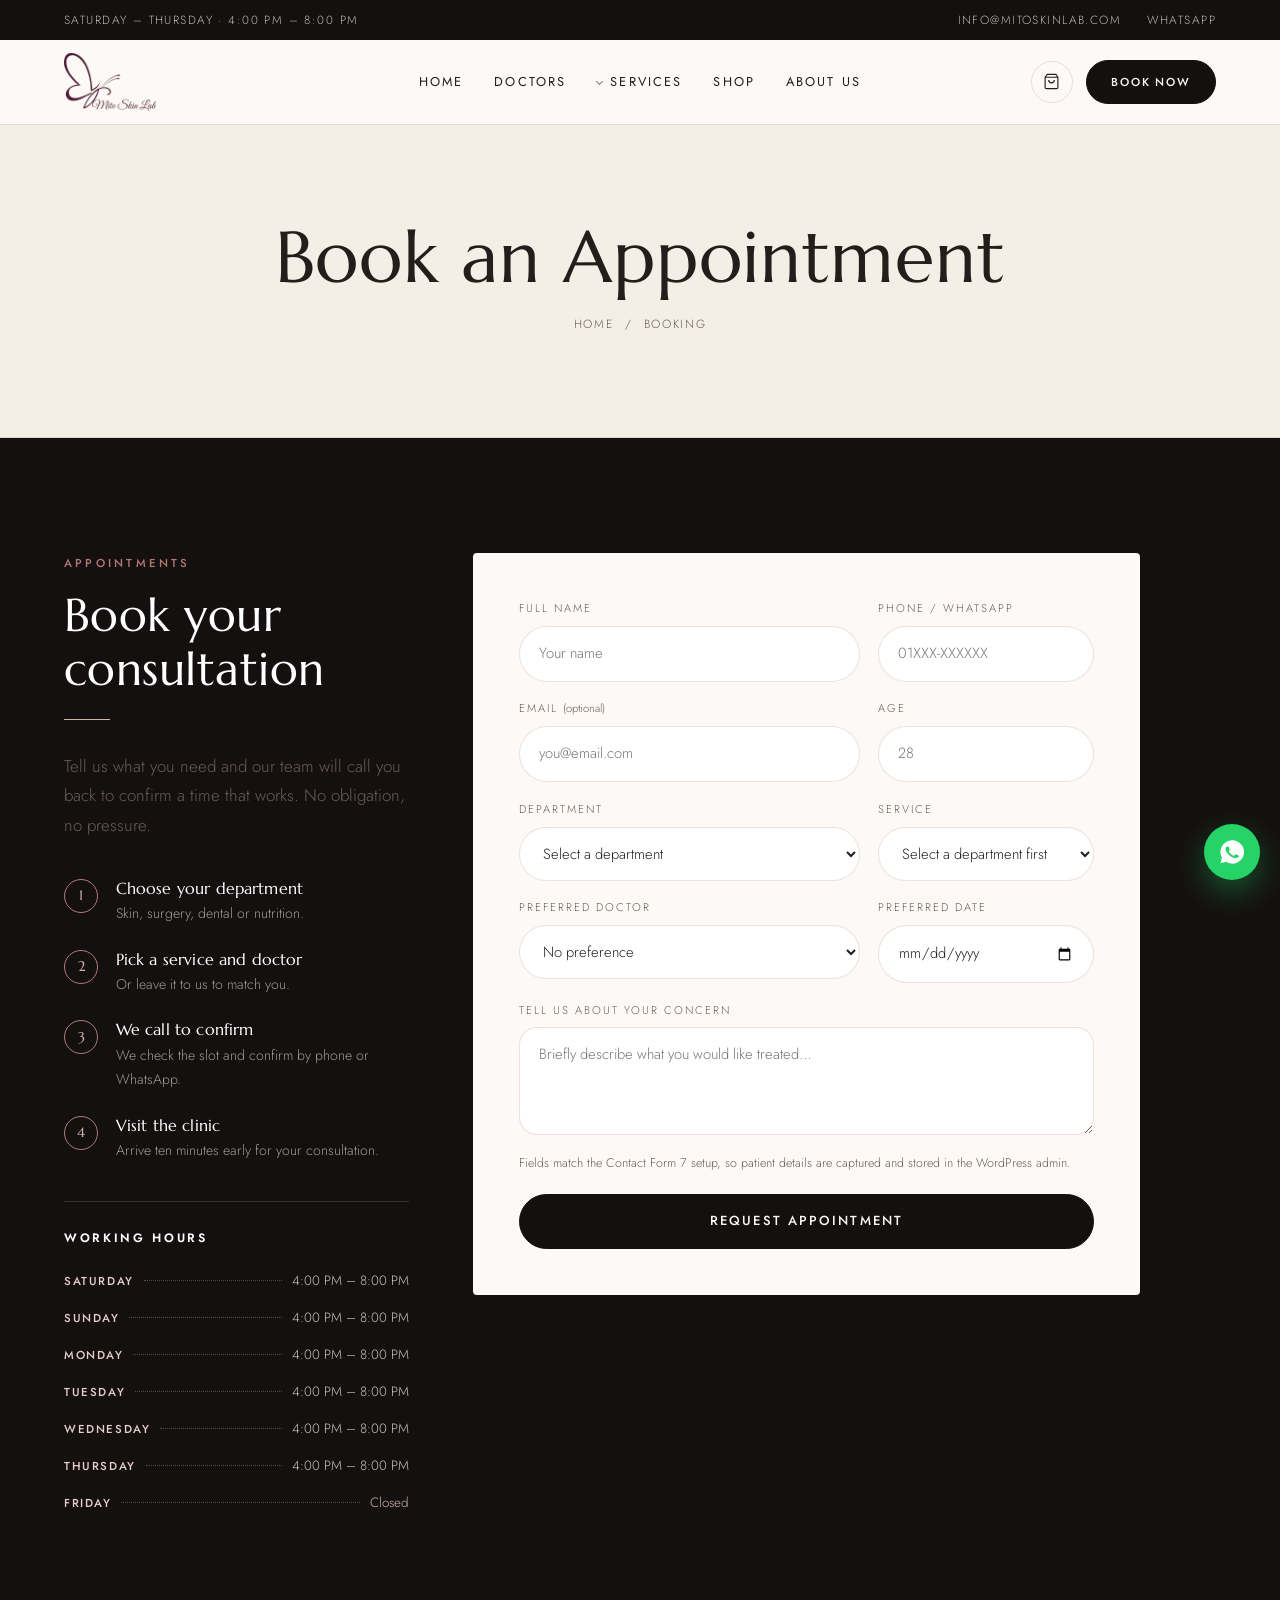
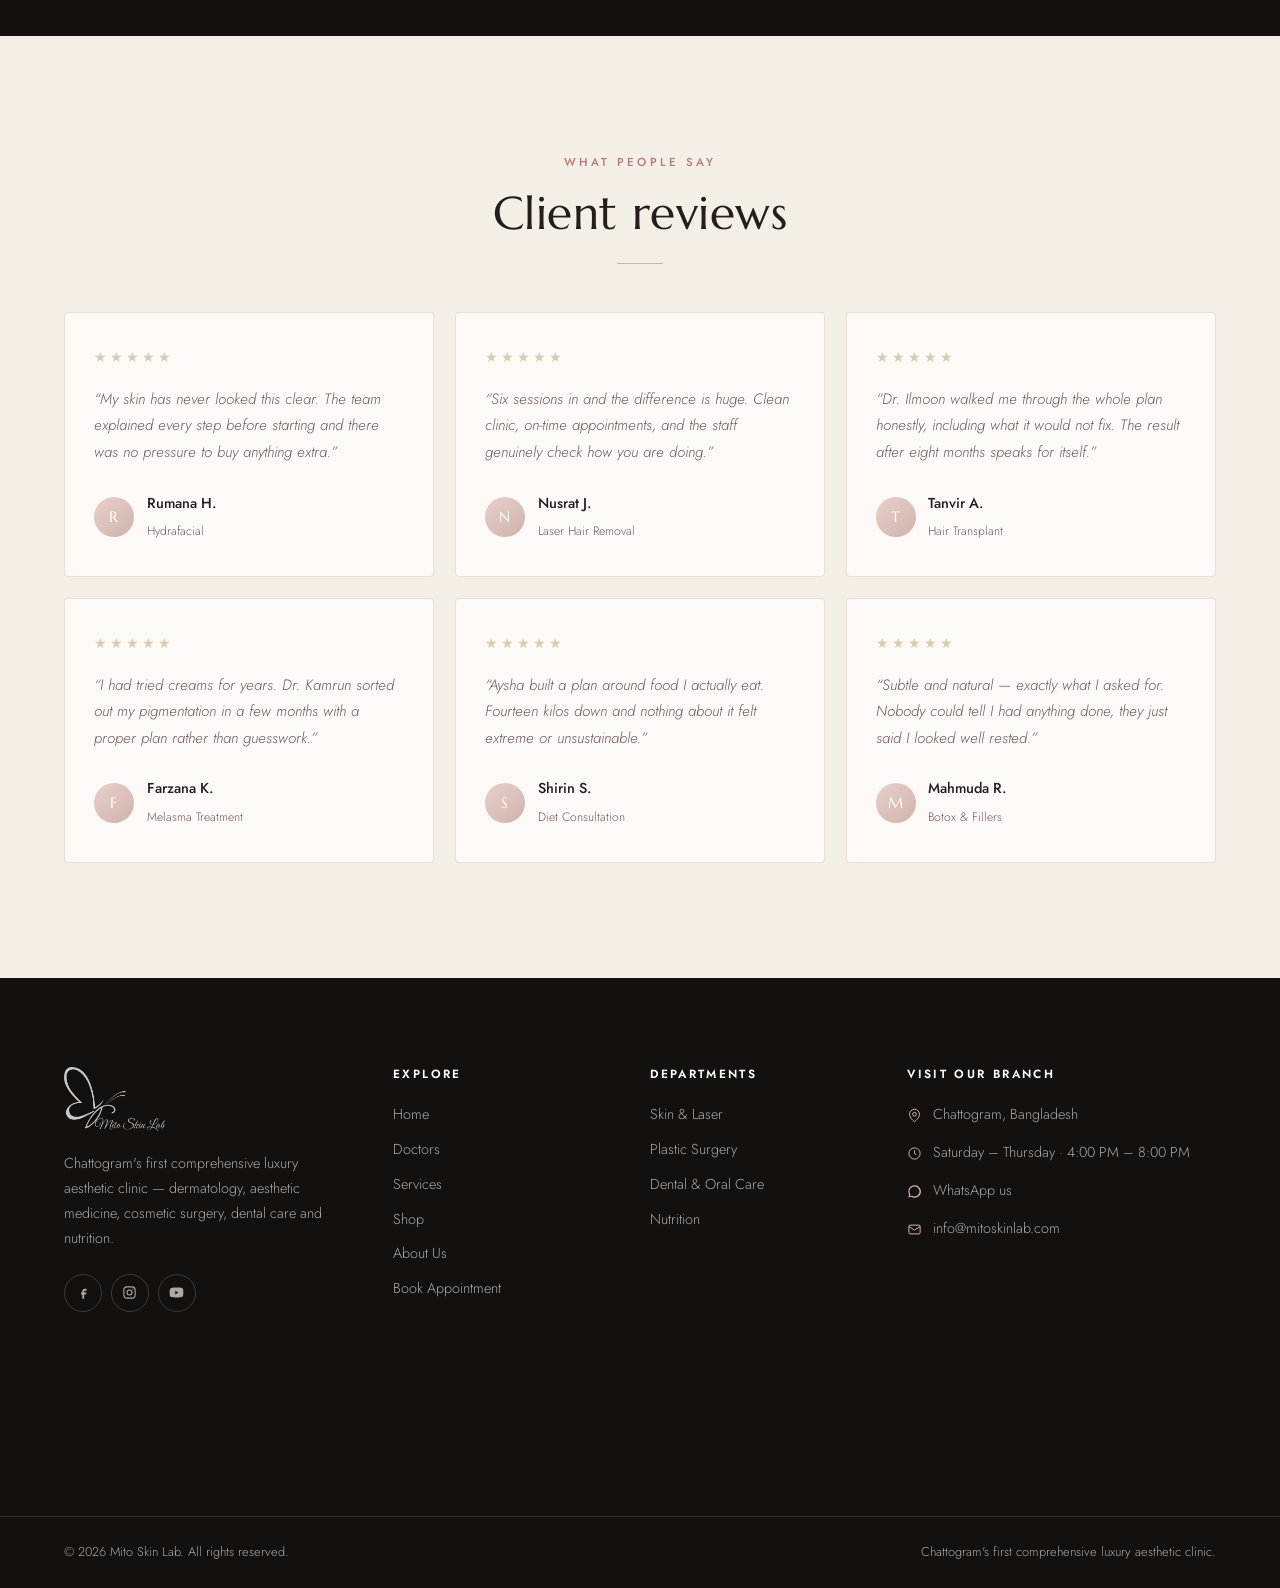
<file: booking.html>
<!DOCTYPE html>
<html lang="en">
<head>
<meta charset="utf-8">
<meta name="viewport" content="width=device-width, initial-scale=1">
<title>Book an Appointment — Mito Skin Lab</title>
<meta name="description" content="Request an appointment at Mito Skin Lab. Choose your department, service and preferred doctor.">
<link rel="stylesheet" href="css/mito.css">
</head>
<body>
<div class="topbar">
  <div class="wrap">
    <span data-hours>Saturday – Thursday · 4:00 PM – 8:00 PM</span>
    <div class="topbar__set">
      <a href="#" data-email>info@mitoskinlab.com</a>
      <a href="#" data-wa>WhatsApp</a>
    </div>
  </div>
</div>

<!-- Feedback 4: centered menu, exactly 5 items -->
<header class="header">
  <div class="wrap header__inner">
    <a class="brand" href="index.html">
      <img class="brand__logo" src="assets/logo/mito-logo.png" alt="Mito Skin Lab — Aesthetic Clinic">
    </a>

    <nav class="nav">
      <ul class="nav__list">
        <li class="nav__item"><a class="nav__link" href="index.html">Home</a></li>
        <li class="nav__item"><a class="nav__link" href="doctors.html">Doctors</a></li>
        <li class="nav__item nav__item--has-menu">
          <a class="nav__link" href="services.html">Services</a>
          <div class="dropdown">
        <a href="services.html#skin">Skin, Laser &amp; Aesthetic Dermatology</a>
        <a href="services.html#surgery">Plastic &amp; Aesthetic Surgery</a>
        <a href="services.html#dental">Dental &amp; Oral Care</a>
        <a href="services.html#nutrition">Nutrition &amp; Lifestyle Medicine</a>
          </div>
        </li>
        <li class="nav__item"><a class="nav__link" href="shop.html">Shop</a></li>
        <li class="nav__item"><a class="nav__link" href="about.html">About Us</a></li>
      </ul>
    </nav>

    <div class="header__actions">
      <a class="icon-btn" href="shop.html" aria-label="Shop">
        <svg viewBox="0 0 24 24" fill="none" stroke="currentColor" stroke-width="1.6"><path d="M6 2 3 6v14a2 2 0 0 0 2 2h14a2 2 0 0 0 2-2V6l-3-4z"/><path d="M3 6h18M16 10a4 4 0 0 1-8 0"/></svg>
        <span class="icon-btn__count" data-cart-count style="display:none">0</span>
      </a>
      <a class="btn btn--sm header__cta" href="booking.html">Book Now</a>
      <button class="icon-btn burger" data-nav-open aria-label="Open menu">
        <svg viewBox="0 0 24 24" fill="none" stroke="currentColor" stroke-width="1.6"><path d="M3 6h18M3 12h18M3 18h18"/></svg>
      </button>
    </div>
  </div>
</header>

<div class="mobile-nav" id="mobileNav" data-open="false">
  <div class="mobile-nav__head">
    <a class="brand" href="index.html"><img class="brand__logo" src="assets/logo/mito-logo.png" alt="Mito Skin Lab"></a>
    <button class="icon-btn" data-nav-close aria-label="Close menu">
      <svg viewBox="0 0 24 24" fill="none" stroke="currentColor" stroke-width="1.6"><path d="M18 6 6 18M6 6l12 12"/></svg>
    </button>
  </div>
  <ul class="mobile-nav__list">
    <li><a href="index.html">Home</a></li>
    <li><a href="doctors.html">Doctors</a></li>
    <li>
      <button class="mobile-nav__toggle">Services <span>+</span></button>
      <div class="mobile-nav__sub" data-open="false">
        <a href="services.html#skin">Skin, Laser &amp; Aesthetic Dermatology</a>
        <a href="services.html#surgery">Plastic &amp; Aesthetic Surgery</a>
        <a href="services.html#dental">Dental &amp; Oral Care</a>
        <a href="services.html#nutrition">Nutrition &amp; Lifestyle Medicine</a>
      </div>
    </li>
    <li><a href="shop.html">Shop</a></li>
    <li><a href="about.html">About Us</a></li>
  </ul>
  <div class="mobile-nav__foot">
    <a class="btn btn--block" href="booking.html">Book an Appointment</a>
    <a class="btn btn--ghost btn--block" href="#" data-wa>Chat on WhatsApp</a>
  </div>
</div>

<main>

  <section class="pagehead">
    <div class="wrap">
      <h1>Book an Appointment</h1>
      <p class="crumbs"><a href="index.html">Home</a> &nbsp;/&nbsp; <span id="pdpCrumb">Booking</span></p>
    </div>
  </section>

  <section class="section booking" id="book">
    <div class="wrap booking__grid">
      <div>
        <p class="eyebrow">Appointments</p>
        <h2>Book your consultation</h2>
        <hr class="rule">
        <p class="lede">Tell us what you need and our team will call you back to confirm a time that works. No obligation, no pressure.</p>
        <div class="booking__steps">
          <div class="booking__step"><b>1</b><div><h4>Choose your department</h4><p>Skin, surgery, dental or nutrition.</p></div></div>
          <div class="booking__step"><b>2</b><div><h4>Pick a service and doctor</h4><p>Or leave it to us to match you.</p></div></div>
          <div class="booking__step"><b>3</b><div><h4>We call to confirm</h4><p>We check the slot and confirm by phone or WhatsApp.</p></div></div>
          <div class="booking__step"><b>4</b><div><h4>Visit the clinic</h4><p>Arrive ten minutes early for your consultation.</p></div></div>
        </div>
        <div class="hours-list" data-hours-table></div>
      </div>
      <div class="form-card">
        <form id="bookingForm" novalidate>
          <div class="form-grid">
            <div class="field"><label for="bkName">Full name</label><input id="bkName" name="your-name" type="text" required placeholder="Your name"></div>
            <div class="field"><label for="bkPhone">Phone / WhatsApp</label><input id="bkPhone" name="your-phone" type="tel" required placeholder="01XXX-XXXXXX"></div>
            <div class="field"><label for="bkEmail">Email <span style="text-transform:none;letter-spacing:0">(optional)</span></label><input id="bkEmail" name="your-email" type="email" placeholder="you@email.com"></div>
            <div class="field"><label for="bkAge">Age</label><input id="bkAge" name="your-age" type="number" min="1" max="120" placeholder="28"></div>
            <div class="field"><label for="bkDept">Department</label><select id="bkDept" name="department" required></select></div>
            <div class="field"><label for="bkService">Service</label><select id="bkService" name="service"><option value="">Select a department first</option></select></div>
            <div class="field"><label for="bkDoctor">Preferred doctor</label><select id="bkDoctor" name="doctor"></select></div>
            <div class="field"><label for="bkDate">Preferred date</label><input id="bkDate" name="preferred-date" type="date"></div>
            <div class="field field--full"><label for="bkMsg">Tell us about your concern</label><textarea id="bkMsg" name="your-message" placeholder="Briefly describe what you would like treated…"></textarea></div>
          </div>
          <p class="form-note">Fields match the Contact Form 7 setup, so patient details are captured and stored in the WordPress admin.</p>
          <button class="btn btn--block" type="submit" style="margin-top:1.2rem">Request Appointment</button>
          <div class="form-ok" id="bookingOk" hidden></div>
        </form>
      </div>
    </div>
  </section>
  <section class="section bg-lace">
    <div class="wrap">
      <div class="center" style="margin-bottom:3rem">
        <p class="eyebrow">What People Say</p>
        <h2>Client reviews</h2>
        <hr class="rule">
      </div>
      <div class="rev-grid" id="revGrid" data-limit="6"></div>
    </div>
  </section>

</main>

<footer class="footer">
  <div class="wrap footer__grid">
    <div class="footer__brand">
      <a class="brand" href="index.html">
        <img class="brand__logo" src="assets/logo/mito-logo-white.png" alt="Mito Skin Lab — Aesthetic Clinic">
      </a>
      <p>Chattogram's first comprehensive luxury aesthetic clinic — dermatology, aesthetic medicine, cosmetic surgery, dental care and nutrition.</p>
      <div class="footer__social">
        <a href="#" data-facebook aria-label="Facebook"><svg viewBox="0 0 24 24" fill="currentColor"><path d="M14 9h3V6h-3c-2.2 0-4 1.8-4 4v2H8v3h2v7h3v-7h3l1-3h-4v-2c0-.6.4-1 1-1z"/></svg></a>
        <a href="#" aria-label="Instagram"><svg viewBox="0 0 24 24" fill="none" stroke="currentColor" stroke-width="1.7"><rect x="3" y="3" width="18" height="18" rx="5"/><circle cx="12" cy="12" r="4"/><circle cx="17.5" cy="6.5" r="1" fill="currentColor" stroke="none"/></svg></a>
        <a href="#" aria-label="YouTube"><svg viewBox="0 0 24 24" fill="currentColor"><path d="M23 12s0-3.6-.5-5.3a2.8 2.8 0 0 0-2-2C18.8 4 12 4 12 4s-6.8 0-8.5.7a2.8 2.8 0 0 0-2 2C1 8.4 1 12 1 12s0 3.6.5 5.3a2.8 2.8 0 0 0 2 2C5.2 20 12 20 12 20s6.8 0 8.5-.7a2.8 2.8 0 0 0 2-2C23 15.6 23 12 23 12zM10 15V9l5 3z"/></svg></a>
      </div>
    </div>

    <div>
      <h4>Explore</h4>
      <ul class="footer__links">
        <li><a href="index.html">Home</a></li>
        <li><a href="doctors.html">Doctors</a></li>
        <li><a href="services.html">Services</a></li>
        <li><a href="shop.html">Shop</a></li>
        <li><a href="about.html">About Us</a></li>
        <li><a href="booking.html">Book Appointment</a></li>
      </ul>
    </div>

    <div>
      <h4>Departments</h4>
      <ul class="footer__links">
        <li><a href="services.html#skin">Skin &amp; Laser</a></li>
        <li><a href="services.html#surgery">Plastic Surgery</a></li>
        <li><a href="services.html#dental">Dental &amp; Oral Care</a></li>
        <li><a href="services.html#nutrition">Nutrition</a></li>
      </ul>
    </div>

    <div>
      <h4>Visit Our Branch</h4>
      <ul class="footer__contact">
        <li><svg viewBox="0 0 24 24" fill="none" stroke="currentColor" stroke-width="1.6"><path d="M20 10c0 6-8 12-8 12s-8-6-8-12a8 8 0 0 1 16 0z"/><circle cx="12" cy="10" r="3"/></svg><span data-address>Chattogram, Bangladesh</span></li>
        <li><svg viewBox="0 0 24 24" fill="none" stroke="currentColor" stroke-width="1.6"><circle cx="12" cy="12" r="9"/><path d="M12 7v5l3 2"/></svg><span data-hours>Saturday – Thursday · 4:00 PM – 8:00 PM</span></li>
        <li><svg viewBox="0 0 24 24" fill="currentColor"><path d="M12 2a10 10 0 0 0-8.6 15l-1.3 4.7 4.8-1.3A10 10 0 1 0 12 2zm0 18a8 8 0 0 1-4.1-1.1l-.3-.2-2.9.8.8-2.8-.2-.3A8 8 0 1 1 12 20z"/></svg><a href="#" data-wa>WhatsApp us</a></li>
        <li><svg viewBox="0 0 24 24" fill="none" stroke="currentColor" stroke-width="1.6"><rect x="3" y="5" width="18" height="14" rx="2"/><path d="m3 7 9 6 9-6"/></svg><a href="#" data-email>info@mitoskinlab.com</a></li>
      </ul>
      <iframe class="footer__map" title="Mito Skin Lab location"
        src="https://www.google.com/maps?q=Chattogram,Bangladesh&output=embed"
        loading="lazy" referrerpolicy="no-referrer-when-downgrade"></iframe>
    </div>
  </div>
  <div class="wrap footer__bar">
    <span>© 2026 Mito Skin Lab. All rights reserved.</span>
    <span>Chattogram's first comprehensive luxury aesthetic clinic.</span>
  </div>
</footer>

<a class="wa-float" href="#" data-wa aria-label="Chat on WhatsApp">
  <svg viewBox="0 0 24 24" fill="currentColor"><path d="M12 2a10 10 0 0 0-8.6 15l-1.3 4.7 4.8-1.3A10 10 0 1 0 12 2zm5.2 14c-.2.6-1.2 1.2-1.7 1.2-.5.1-1 .1-3.3-.8-2.8-1.1-4.5-3.9-4.7-4.1-.1-.2-1-1.4-1-2.6s.6-1.8.9-2.1c.2-.2.5-.3.7-.3h.5c.2 0 .4 0 .6.5l.8 2c.1.2.1.4 0 .5l-.3.4-.3.3c-.1.1-.3.3-.1.6.2.3.8 1.3 1.7 2.1 1.2 1 2.1 1.3 2.4 1.5.3.1.5.1.6-.1l.9-1c.2-.2.4-.2.6-.1l2 .9c.2.1.4.2.4.3.1.1.1.6-.1 1.2z"/></svg>
</a>

<script src="js/data.js"></script>
<script src="js/mito.js"></script>
</body>
</html>
</file>
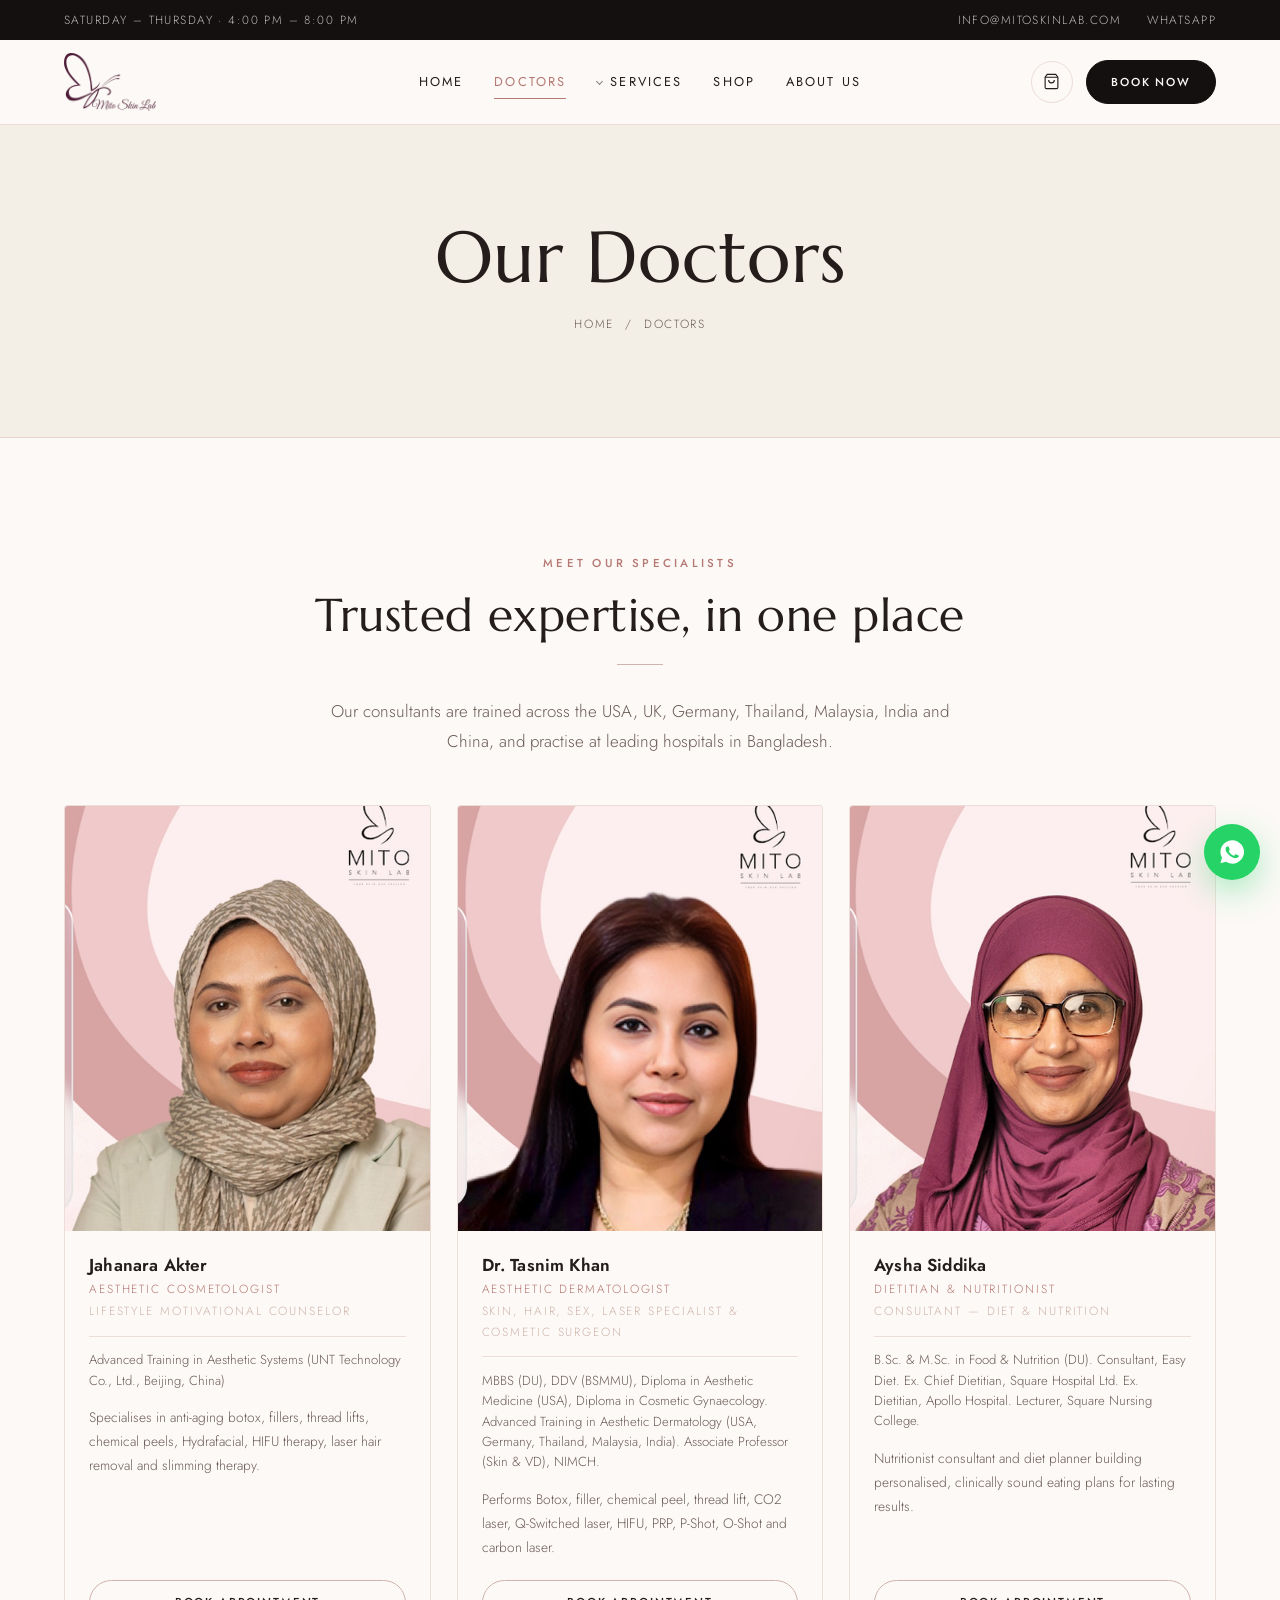
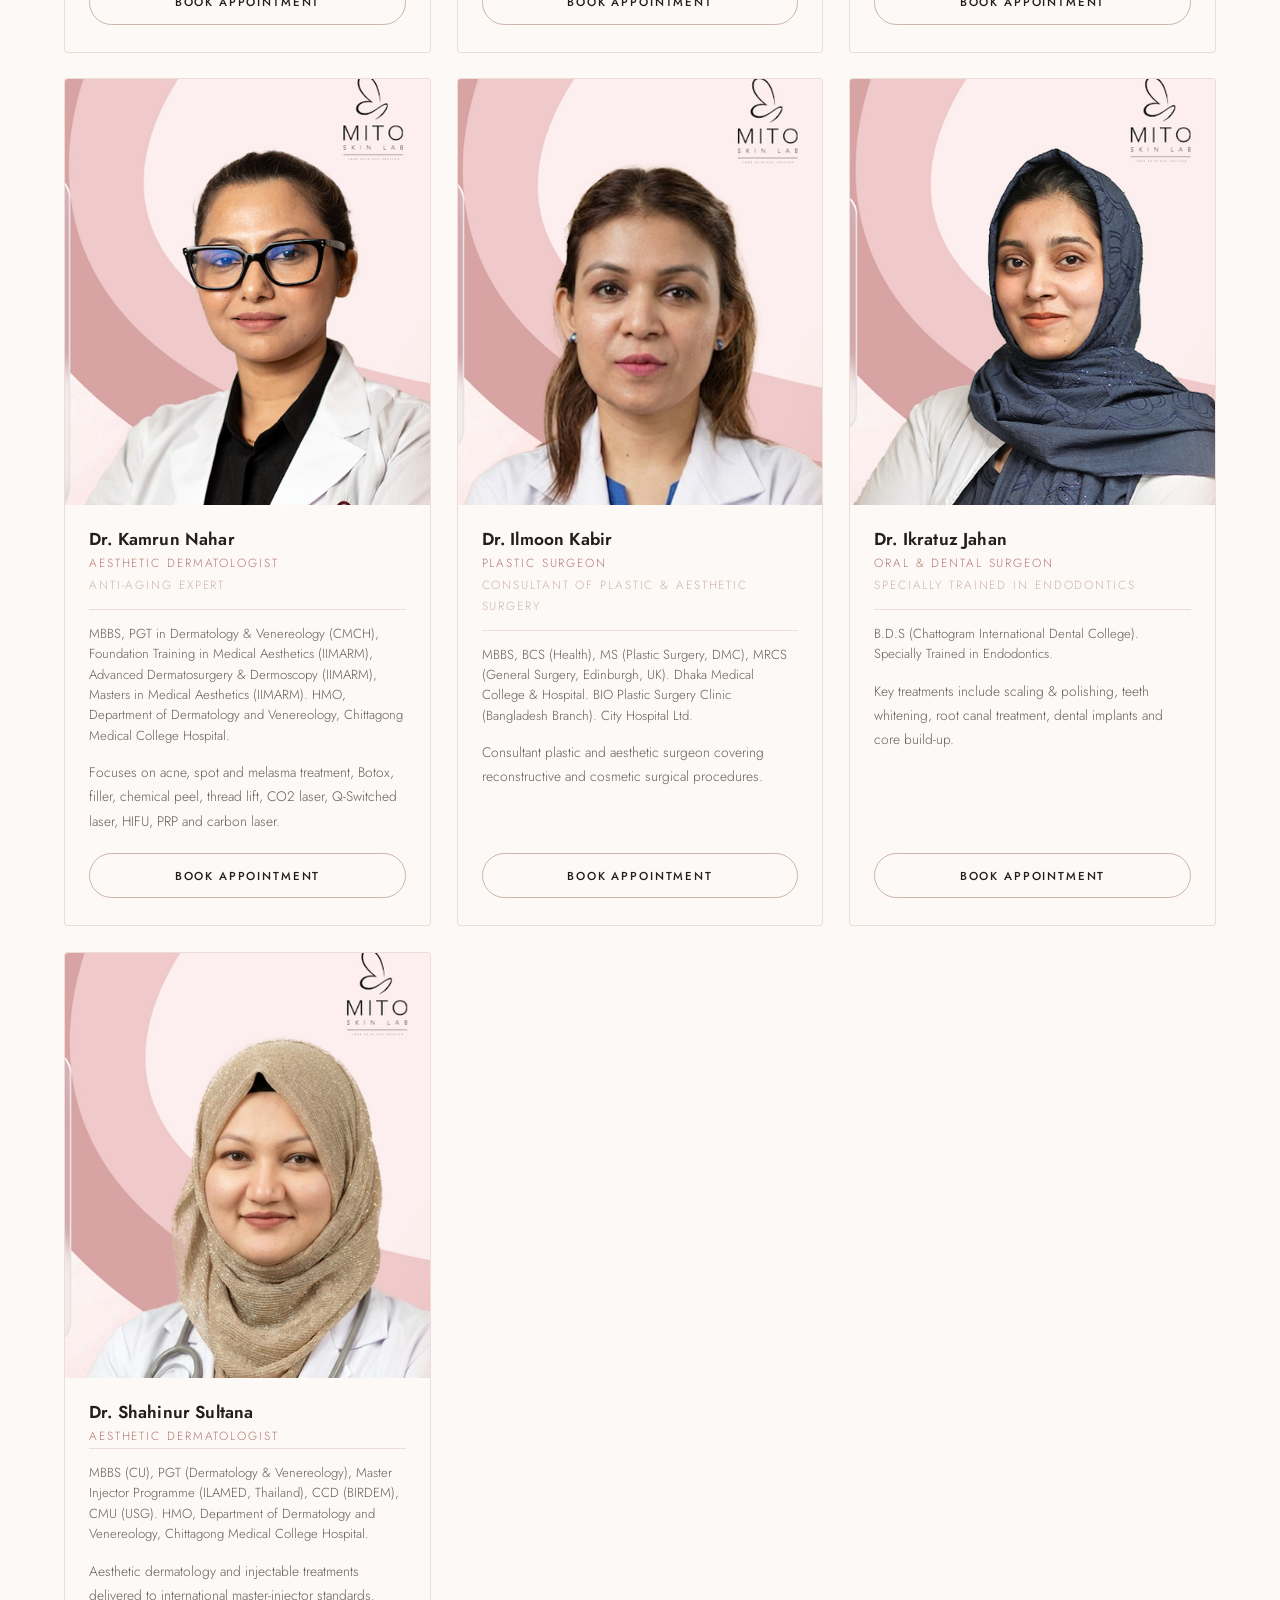
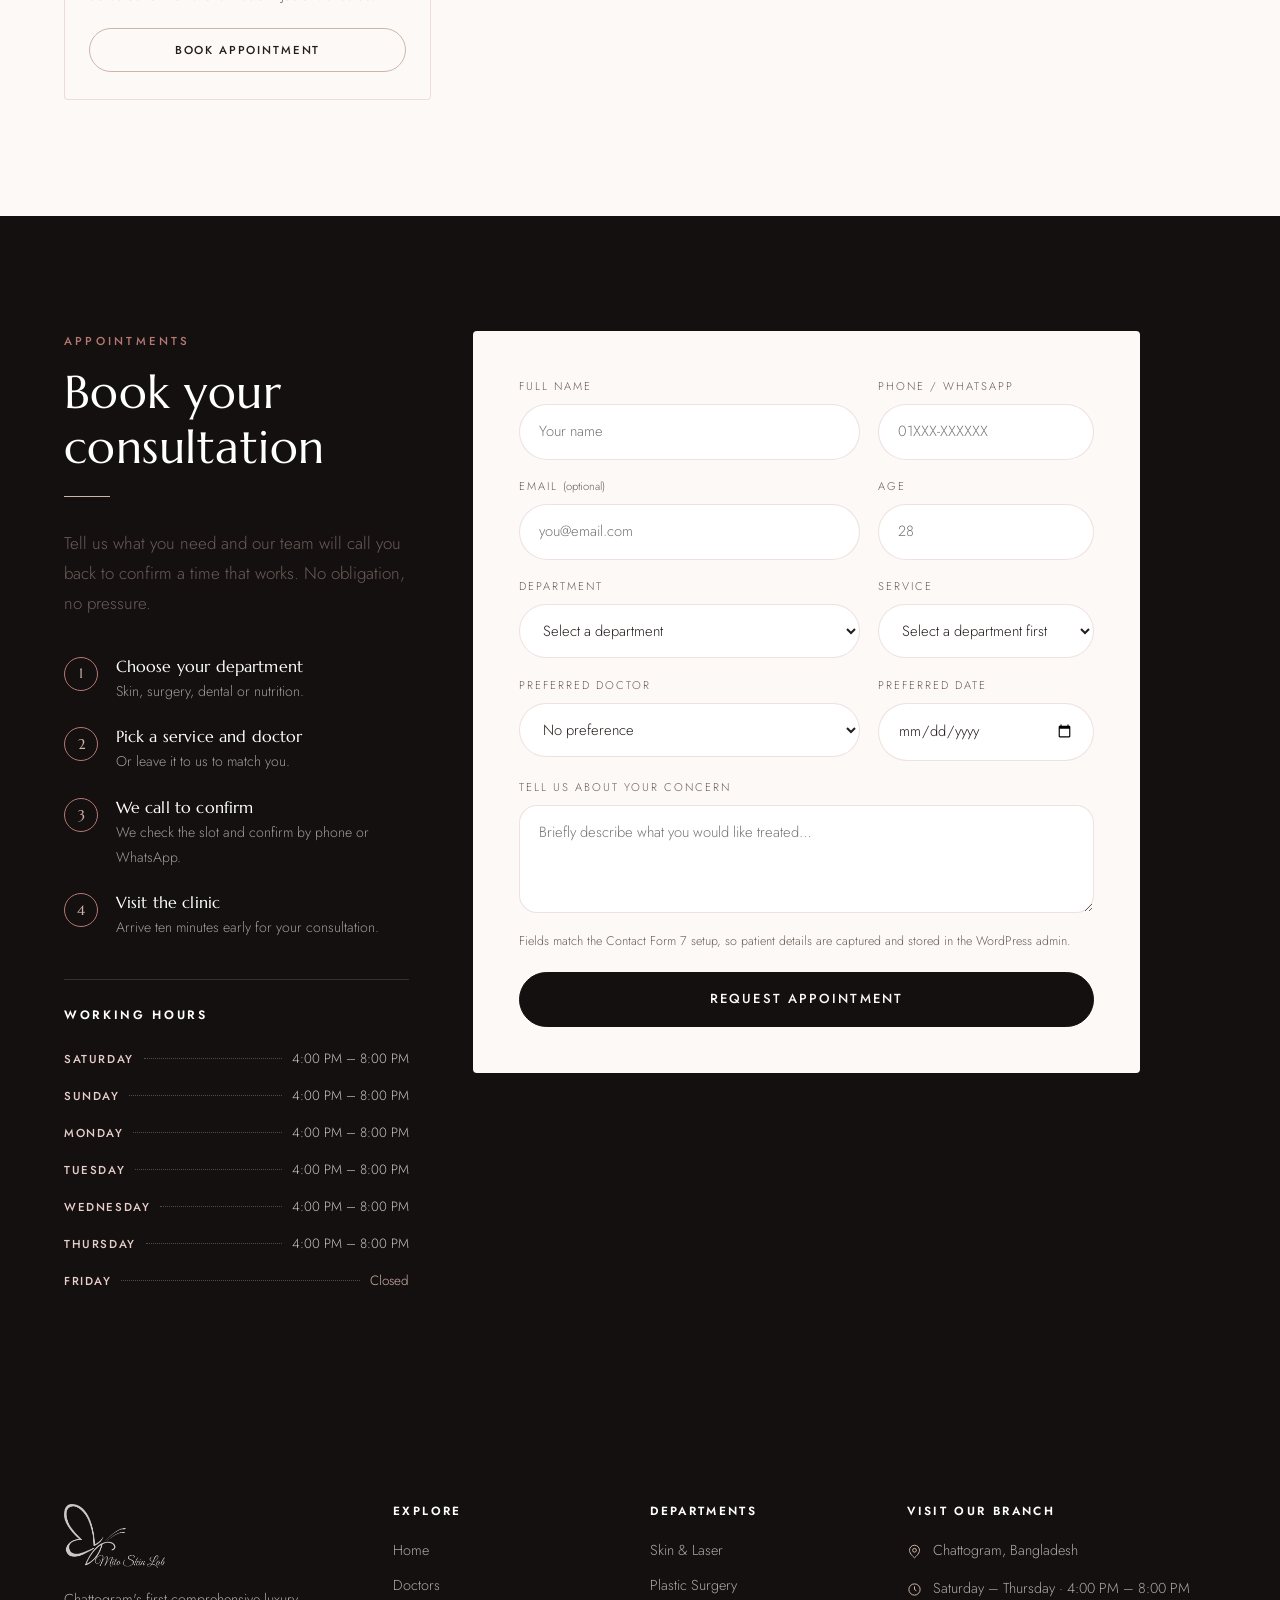
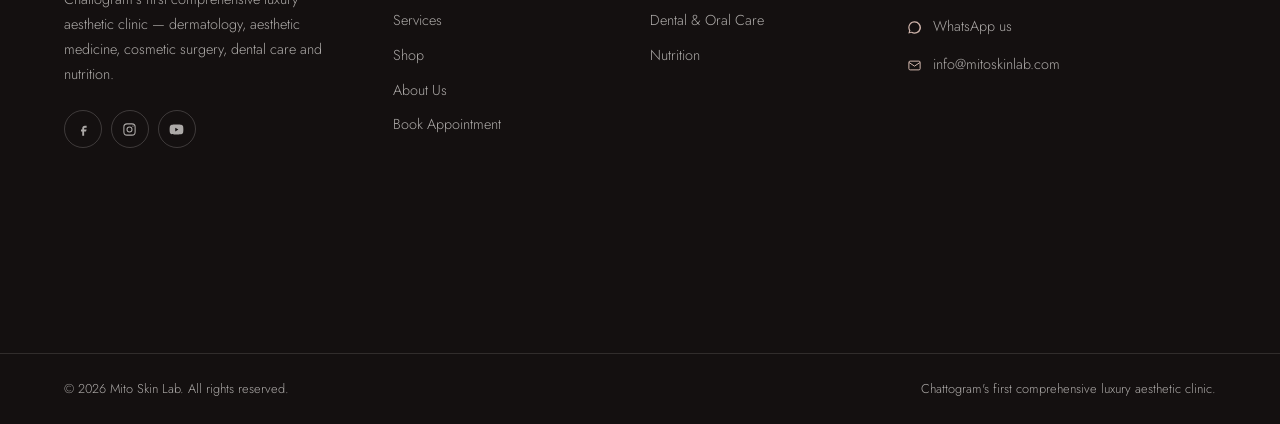
<file: doctors.html>
<!DOCTYPE html>
<html lang="en">
<head>
<meta charset="utf-8">
<meta name="viewport" content="width=device-width, initial-scale=1">
<title>Our Doctors — Mito Skin Lab</title>
<meta name="description" content="Meet the specialists at Mito Skin Lab — aesthetic dermatology, plastic surgery, dental and nutrition consultants.">
<link rel="stylesheet" href="css/mito.css">
</head>
<body>
<div class="topbar">
  <div class="wrap">
    <span data-hours>Saturday – Thursday · 4:00 PM – 8:00 PM</span>
    <div class="topbar__set">
      <a href="#" data-email>info@mitoskinlab.com</a>
      <a href="#" data-wa>WhatsApp</a>
    </div>
  </div>
</div>

<!-- Feedback 4: centered menu, exactly 5 items -->
<header class="header">
  <div class="wrap header__inner">
    <a class="brand" href="index.html">
      <img class="brand__logo" src="assets/logo/mito-logo.png" alt="Mito Skin Lab — Aesthetic Clinic">
    </a>

    <nav class="nav">
      <ul class="nav__list">
        <li class="nav__item"><a class="nav__link" href="index.html">Home</a></li>
        <li class="nav__item nav__item--active"><a class="nav__link" href="doctors.html">Doctors</a></li>
        <li class="nav__item nav__item--has-menu">
          <a class="nav__link" href="services.html">Services</a>
          <div class="dropdown">
        <a href="services.html#skin">Skin, Laser &amp; Aesthetic Dermatology</a>
        <a href="services.html#surgery">Plastic &amp; Aesthetic Surgery</a>
        <a href="services.html#dental">Dental &amp; Oral Care</a>
        <a href="services.html#nutrition">Nutrition &amp; Lifestyle Medicine</a>
          </div>
        </li>
        <li class="nav__item"><a class="nav__link" href="shop.html">Shop</a></li>
        <li class="nav__item"><a class="nav__link" href="about.html">About Us</a></li>
      </ul>
    </nav>

    <div class="header__actions">
      <a class="icon-btn" href="shop.html" aria-label="Shop">
        <svg viewBox="0 0 24 24" fill="none" stroke="currentColor" stroke-width="1.6"><path d="M6 2 3 6v14a2 2 0 0 0 2 2h14a2 2 0 0 0 2-2V6l-3-4z"/><path d="M3 6h18M16 10a4 4 0 0 1-8 0"/></svg>
        <span class="icon-btn__count" data-cart-count style="display:none">0</span>
      </a>
      <a class="btn btn--sm header__cta" href="booking.html">Book Now</a>
      <button class="icon-btn burger" data-nav-open aria-label="Open menu">
        <svg viewBox="0 0 24 24" fill="none" stroke="currentColor" stroke-width="1.6"><path d="M3 6h18M3 12h18M3 18h18"/></svg>
      </button>
    </div>
  </div>
</header>

<div class="mobile-nav" id="mobileNav" data-open="false">
  <div class="mobile-nav__head">
    <a class="brand" href="index.html"><img class="brand__logo" src="assets/logo/mito-logo.png" alt="Mito Skin Lab"></a>
    <button class="icon-btn" data-nav-close aria-label="Close menu">
      <svg viewBox="0 0 24 24" fill="none" stroke="currentColor" stroke-width="1.6"><path d="M18 6 6 18M6 6l12 12"/></svg>
    </button>
  </div>
  <ul class="mobile-nav__list">
    <li><a href="index.html">Home</a></li>
    <li><a href="doctors.html">Doctors</a></li>
    <li>
      <button class="mobile-nav__toggle">Services <span>+</span></button>
      <div class="mobile-nav__sub" data-open="false">
        <a href="services.html#skin">Skin, Laser &amp; Aesthetic Dermatology</a>
        <a href="services.html#surgery">Plastic &amp; Aesthetic Surgery</a>
        <a href="services.html#dental">Dental &amp; Oral Care</a>
        <a href="services.html#nutrition">Nutrition &amp; Lifestyle Medicine</a>
      </div>
    </li>
    <li><a href="shop.html">Shop</a></li>
    <li><a href="about.html">About Us</a></li>
  </ul>
  <div class="mobile-nav__foot">
    <a class="btn btn--block" href="booking.html">Book an Appointment</a>
    <a class="btn btn--ghost btn--block" href="#" data-wa>Chat on WhatsApp</a>
  </div>
</div>

<main>

  <section class="pagehead">
    <div class="wrap">
      <h1>Our Doctors</h1>
      <p class="crumbs"><a href="index.html">Home</a> &nbsp;/&nbsp; <span id="pdpCrumb">Doctors</span></p>
    </div>
  </section>
  <section class="section">
    <div class="wrap">
      <div class="center" style="margin-bottom:3rem">
        <p class="eyebrow">Meet Our Specialists</p>
        <h2>Trusted expertise, in one place</h2>
        <hr class="rule">
        <p class="lede">Our consultants are trained across the USA, UK, Germany, Thailand, Malaysia, India and China, and practise at leading hospitals in Bangladesh.</p>
      </div>
      <!-- Rendered in the client's exact serial order (Feedback 4) -->
      <div class="doc-grid" id="docGrid"></div>
    </div>
  </section>

  <section class="section booking" id="book">
    <div class="wrap booking__grid">
      <div>
        <p class="eyebrow">Appointments</p>
        <h2>Book your consultation</h2>
        <hr class="rule">
        <p class="lede">Tell us what you need and our team will call you back to confirm a time that works. No obligation, no pressure.</p>
        <div class="booking__steps">
          <div class="booking__step"><b>1</b><div><h4>Choose your department</h4><p>Skin, surgery, dental or nutrition.</p></div></div>
          <div class="booking__step"><b>2</b><div><h4>Pick a service and doctor</h4><p>Or leave it to us to match you.</p></div></div>
          <div class="booking__step"><b>3</b><div><h4>We call to confirm</h4><p>We check the slot and confirm by phone or WhatsApp.</p></div></div>
          <div class="booking__step"><b>4</b><div><h4>Visit the clinic</h4><p>Arrive ten minutes early for your consultation.</p></div></div>
        </div>
        <div class="hours-list" data-hours-table></div>
      </div>
      <div class="form-card">
        <form id="bookingForm" novalidate>
          <div class="form-grid">
            <div class="field"><label for="bkName">Full name</label><input id="bkName" name="your-name" type="text" required placeholder="Your name"></div>
            <div class="field"><label for="bkPhone">Phone / WhatsApp</label><input id="bkPhone" name="your-phone" type="tel" required placeholder="01XXX-XXXXXX"></div>
            <div class="field"><label for="bkEmail">Email <span style="text-transform:none;letter-spacing:0">(optional)</span></label><input id="bkEmail" name="your-email" type="email" placeholder="you@email.com"></div>
            <div class="field"><label for="bkAge">Age</label><input id="bkAge" name="your-age" type="number" min="1" max="120" placeholder="28"></div>
            <div class="field"><label for="bkDept">Department</label><select id="bkDept" name="department" required></select></div>
            <div class="field"><label for="bkService">Service</label><select id="bkService" name="service"><option value="">Select a department first</option></select></div>
            <div class="field"><label for="bkDoctor">Preferred doctor</label><select id="bkDoctor" name="doctor"></select></div>
            <div class="field"><label for="bkDate">Preferred date</label><input id="bkDate" name="preferred-date" type="date"></div>
            <div class="field field--full"><label for="bkMsg">Tell us about your concern</label><textarea id="bkMsg" name="your-message" placeholder="Briefly describe what you would like treated…"></textarea></div>
          </div>
          <p class="form-note">Fields match the Contact Form 7 setup, so patient details are captured and stored in the WordPress admin.</p>
          <button class="btn btn--block" type="submit" style="margin-top:1.2rem">Request Appointment</button>
          <div class="form-ok" id="bookingOk" hidden></div>
        </form>
      </div>
    </div>
  </section>

</main>

<footer class="footer">
  <div class="wrap footer__grid">
    <div class="footer__brand">
      <a class="brand" href="index.html">
        <img class="brand__logo" src="assets/logo/mito-logo-white.png" alt="Mito Skin Lab — Aesthetic Clinic">
      </a>
      <p>Chattogram's first comprehensive luxury aesthetic clinic — dermatology, aesthetic medicine, cosmetic surgery, dental care and nutrition.</p>
      <div class="footer__social">
        <a href="#" data-facebook aria-label="Facebook"><svg viewBox="0 0 24 24" fill="currentColor"><path d="M14 9h3V6h-3c-2.2 0-4 1.8-4 4v2H8v3h2v7h3v-7h3l1-3h-4v-2c0-.6.4-1 1-1z"/></svg></a>
        <a href="#" aria-label="Instagram"><svg viewBox="0 0 24 24" fill="none" stroke="currentColor" stroke-width="1.7"><rect x="3" y="3" width="18" height="18" rx="5"/><circle cx="12" cy="12" r="4"/><circle cx="17.5" cy="6.5" r="1" fill="currentColor" stroke="none"/></svg></a>
        <a href="#" aria-label="YouTube"><svg viewBox="0 0 24 24" fill="currentColor"><path d="M23 12s0-3.6-.5-5.3a2.8 2.8 0 0 0-2-2C18.8 4 12 4 12 4s-6.8 0-8.5.7a2.8 2.8 0 0 0-2 2C1 8.4 1 12 1 12s0 3.6.5 5.3a2.8 2.8 0 0 0 2 2C5.2 20 12 20 12 20s6.8 0 8.5-.7a2.8 2.8 0 0 0 2-2C23 15.6 23 12 23 12zM10 15V9l5 3z"/></svg></a>
      </div>
    </div>

    <div>
      <h4>Explore</h4>
      <ul class="footer__links">
        <li><a href="index.html">Home</a></li>
        <li><a href="doctors.html">Doctors</a></li>
        <li><a href="services.html">Services</a></li>
        <li><a href="shop.html">Shop</a></li>
        <li><a href="about.html">About Us</a></li>
        <li><a href="booking.html">Book Appointment</a></li>
      </ul>
    </div>

    <div>
      <h4>Departments</h4>
      <ul class="footer__links">
        <li><a href="services.html#skin">Skin &amp; Laser</a></li>
        <li><a href="services.html#surgery">Plastic Surgery</a></li>
        <li><a href="services.html#dental">Dental &amp; Oral Care</a></li>
        <li><a href="services.html#nutrition">Nutrition</a></li>
      </ul>
    </div>

    <div>
      <h4>Visit Our Branch</h4>
      <ul class="footer__contact">
        <li><svg viewBox="0 0 24 24" fill="none" stroke="currentColor" stroke-width="1.6"><path d="M20 10c0 6-8 12-8 12s-8-6-8-12a8 8 0 0 1 16 0z"/><circle cx="12" cy="10" r="3"/></svg><span data-address>Chattogram, Bangladesh</span></li>
        <li><svg viewBox="0 0 24 24" fill="none" stroke="currentColor" stroke-width="1.6"><circle cx="12" cy="12" r="9"/><path d="M12 7v5l3 2"/></svg><span data-hours>Saturday – Thursday · 4:00 PM – 8:00 PM</span></li>
        <li><svg viewBox="0 0 24 24" fill="currentColor"><path d="M12 2a10 10 0 0 0-8.6 15l-1.3 4.7 4.8-1.3A10 10 0 1 0 12 2zm0 18a8 8 0 0 1-4.1-1.1l-.3-.2-2.9.8.8-2.8-.2-.3A8 8 0 1 1 12 20z"/></svg><a href="#" data-wa>WhatsApp us</a></li>
        <li><svg viewBox="0 0 24 24" fill="none" stroke="currentColor" stroke-width="1.6"><rect x="3" y="5" width="18" height="14" rx="2"/><path d="m3 7 9 6 9-6"/></svg><a href="#" data-email>info@mitoskinlab.com</a></li>
      </ul>
      <iframe class="footer__map" title="Mito Skin Lab location"
        src="https://www.google.com/maps?q=Chattogram,Bangladesh&output=embed"
        loading="lazy" referrerpolicy="no-referrer-when-downgrade"></iframe>
    </div>
  </div>
  <div class="wrap footer__bar">
    <span>© 2026 Mito Skin Lab. All rights reserved.</span>
    <span>Chattogram's first comprehensive luxury aesthetic clinic.</span>
  </div>
</footer>

<a class="wa-float" href="#" data-wa aria-label="Chat on WhatsApp">
  <svg viewBox="0 0 24 24" fill="currentColor"><path d="M12 2a10 10 0 0 0-8.6 15l-1.3 4.7 4.8-1.3A10 10 0 1 0 12 2zm5.2 14c-.2.6-1.2 1.2-1.7 1.2-.5.1-1 .1-3.3-.8-2.8-1.1-4.5-3.9-4.7-4.1-.1-.2-1-1.4-1-2.6s.6-1.8.9-2.1c.2-.2.5-.3.7-.3h.5c.2 0 .4 0 .6.5l.8 2c.1.2.1.4 0 .5l-.3.4-.3.3c-.1.1-.3.3-.1.6.2.3.8 1.3 1.7 2.1 1.2 1 2.1 1.3 2.4 1.5.3.1.5.1.6-.1l.9-1c.2-.2.4-.2.6-.1l2 .9c.2.1.4.2.4.3.1.1.1.6-.1 1.2z"/></svg>
</a>

<script src="js/data.js"></script>
<script src="js/mito.js"></script>
</body>
</html>
</file>
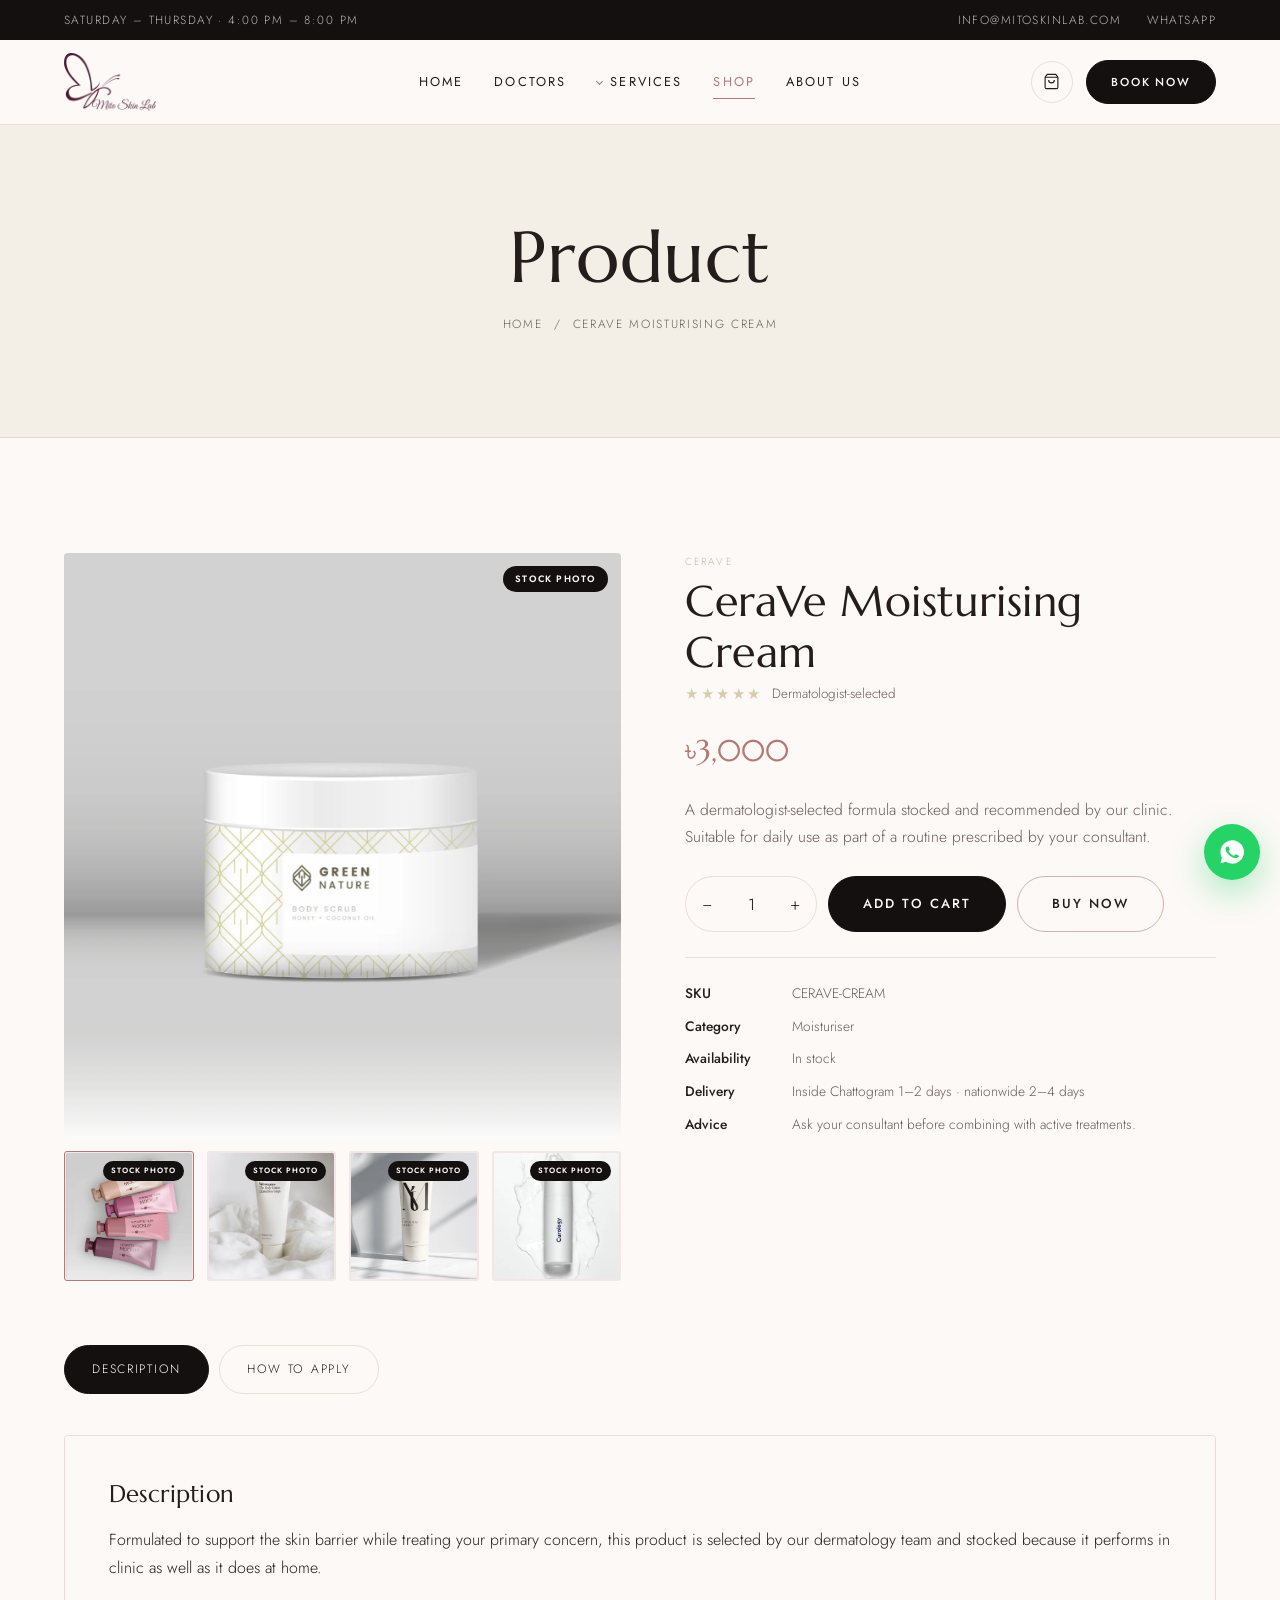
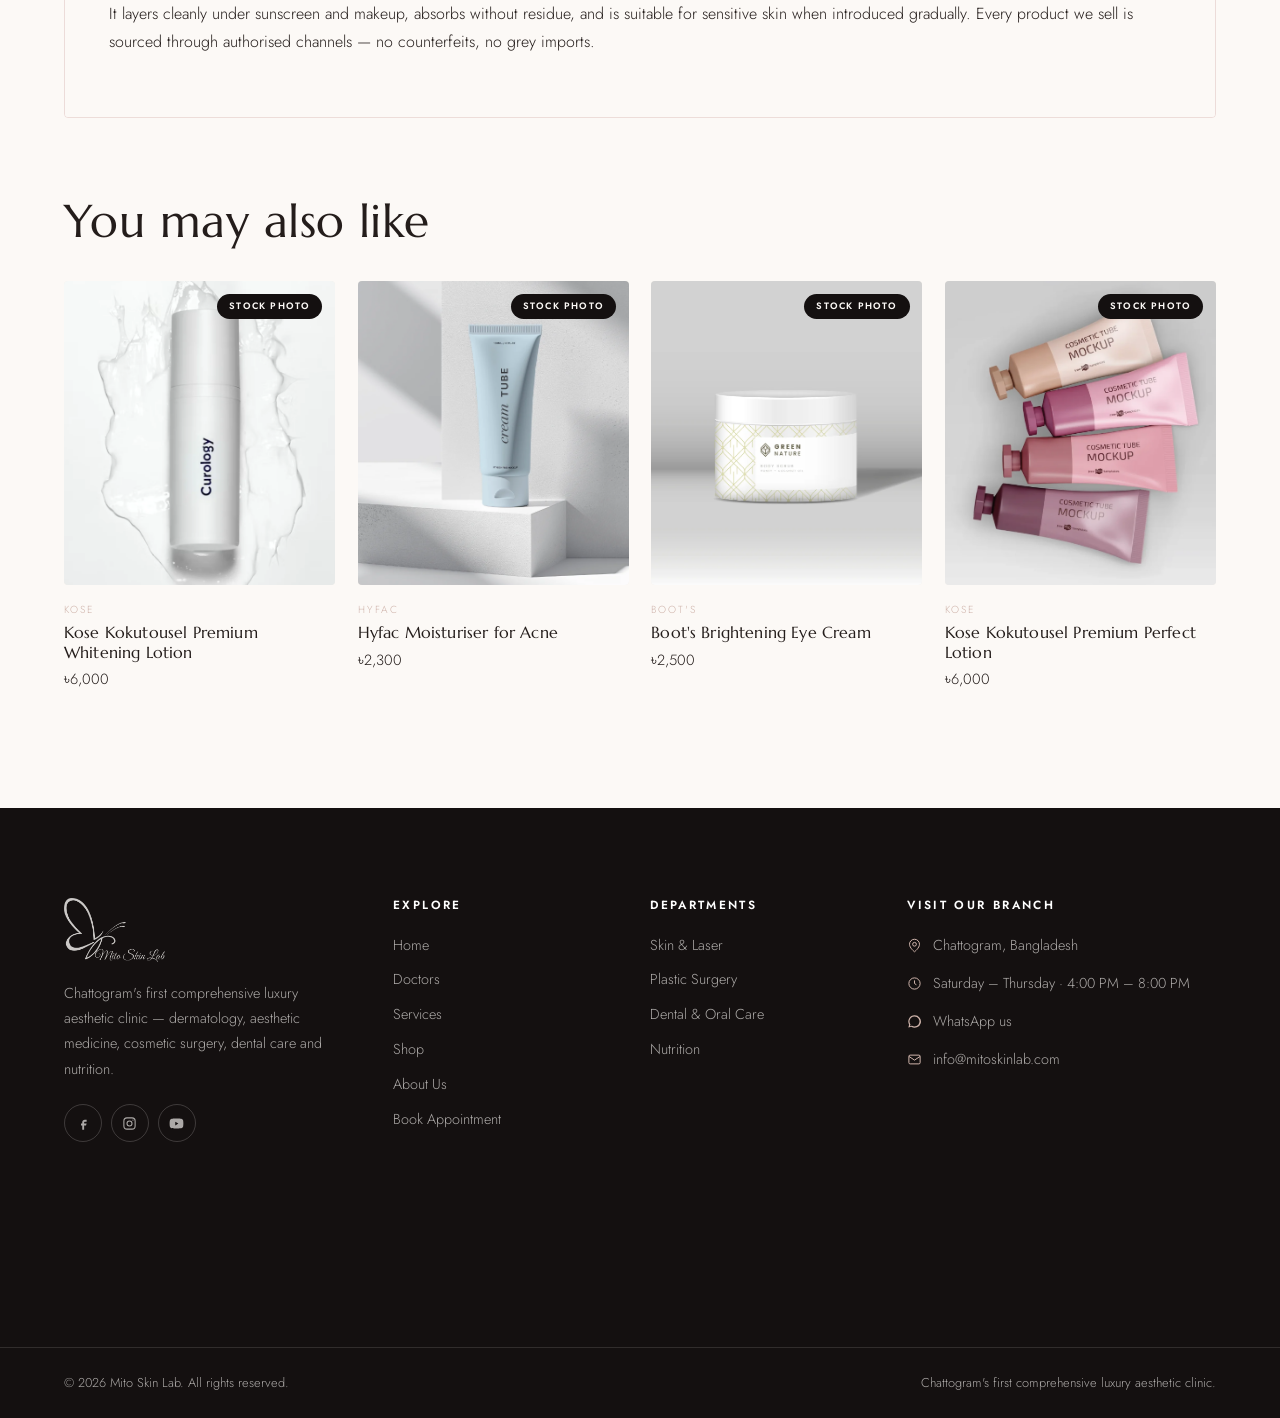
<file: product.html>
<!DOCTYPE html>
<html lang="en">
<head>
<meta charset="utf-8">
<meta name="viewport" content="width=device-width, initial-scale=1">
<title>Product — Mito Skin Lab</title>
<meta name="description" content="Product details, description and how to apply.">
<link rel="stylesheet" href="css/mito.css">
</head>
<body>
<div class="topbar">
  <div class="wrap">
    <span data-hours>Saturday – Thursday · 4:00 PM – 8:00 PM</span>
    <div class="topbar__set">
      <a href="#" data-email>info@mitoskinlab.com</a>
      <a href="#" data-wa>WhatsApp</a>
    </div>
  </div>
</div>

<!-- Feedback 4: centered menu, exactly 5 items -->
<header class="header">
  <div class="wrap header__inner">
    <a class="brand" href="index.html">
      <img class="brand__logo" src="assets/logo/mito-logo.png" alt="Mito Skin Lab — Aesthetic Clinic">
    </a>

    <nav class="nav">
      <ul class="nav__list">
        <li class="nav__item"><a class="nav__link" href="index.html">Home</a></li>
        <li class="nav__item"><a class="nav__link" href="doctors.html">Doctors</a></li>
        <li class="nav__item nav__item--has-menu">
          <a class="nav__link" href="services.html">Services</a>
          <div class="dropdown">
        <a href="services.html#skin">Skin, Laser &amp; Aesthetic Dermatology</a>
        <a href="services.html#surgery">Plastic &amp; Aesthetic Surgery</a>
        <a href="services.html#dental">Dental &amp; Oral Care</a>
        <a href="services.html#nutrition">Nutrition &amp; Lifestyle Medicine</a>
          </div>
        </li>
        <li class="nav__item nav__item--active"><a class="nav__link" href="shop.html">Shop</a></li>
        <li class="nav__item"><a class="nav__link" href="about.html">About Us</a></li>
      </ul>
    </nav>

    <div class="header__actions">
      <a class="icon-btn" href="shop.html" aria-label="Shop">
        <svg viewBox="0 0 24 24" fill="none" stroke="currentColor" stroke-width="1.6"><path d="M6 2 3 6v14a2 2 0 0 0 2 2h14a2 2 0 0 0 2-2V6l-3-4z"/><path d="M3 6h18M16 10a4 4 0 0 1-8 0"/></svg>
        <span class="icon-btn__count" data-cart-count style="display:none">0</span>
      </a>
      <a class="btn btn--sm header__cta" href="booking.html">Book Now</a>
      <button class="icon-btn burger" data-nav-open aria-label="Open menu">
        <svg viewBox="0 0 24 24" fill="none" stroke="currentColor" stroke-width="1.6"><path d="M3 6h18M3 12h18M3 18h18"/></svg>
      </button>
    </div>
  </div>
</header>

<div class="mobile-nav" id="mobileNav" data-open="false">
  <div class="mobile-nav__head">
    <a class="brand" href="index.html"><img class="brand__logo" src="assets/logo/mito-logo.png" alt="Mito Skin Lab"></a>
    <button class="icon-btn" data-nav-close aria-label="Close menu">
      <svg viewBox="0 0 24 24" fill="none" stroke="currentColor" stroke-width="1.6"><path d="M18 6 6 18M6 6l12 12"/></svg>
    </button>
  </div>
  <ul class="mobile-nav__list">
    <li><a href="index.html">Home</a></li>
    <li><a href="doctors.html">Doctors</a></li>
    <li>
      <button class="mobile-nav__toggle">Services <span>+</span></button>
      <div class="mobile-nav__sub" data-open="false">
        <a href="services.html#skin">Skin, Laser &amp; Aesthetic Dermatology</a>
        <a href="services.html#surgery">Plastic &amp; Aesthetic Surgery</a>
        <a href="services.html#dental">Dental &amp; Oral Care</a>
        <a href="services.html#nutrition">Nutrition &amp; Lifestyle Medicine</a>
      </div>
    </li>
    <li><a href="shop.html">Shop</a></li>
    <li><a href="about.html">About Us</a></li>
  </ul>
  <div class="mobile-nav__foot">
    <a class="btn btn--block" href="booking.html">Book an Appointment</a>
    <a class="btn btn--ghost btn--block" href="#" data-wa>Chat on WhatsApp</a>
  </div>
</div>

<main>

  <section class="pagehead">
    <div class="wrap">
      <h1>Product</h1>
      <p class="crumbs"><a href="index.html">Home</a> &nbsp;/&nbsp; <span id="pdpCrumb">Product</span></p>
    </div>
  </section>
  <section class="section" id="pdp">
    <div class="wrap">
      <div class="pdp">
        <div class="pdp__gallery">
          <div class="pdp__main" id="pdpPh"></div>
          <div class="pdp__thumbs" id="pdpThumbs">
            <div aria-current="true"></div><div></div><div></div><div></div>
          </div>
        </div>

        <div>
          <p class="prod-card__brand" id="pdpBrand">Brand</p>
          <h1 style="font-size:clamp(1.8rem,3.4vw,2.7rem)" id="pdpName">Product name</h1>
          <div class="pdp__rating"><span class="stars">★★★★★</span><span>Dermatologist-selected</span></div>
          <div class="pdp__price" id="pdpPrice">৳0</div>
          <p class="lede" style="font-size:.98rem">A dermatologist-selected formula stocked and recommended by our clinic. Suitable for daily use as part of a routine prescribed by your consultant.</p>

          <div class="pdp__cart">
            <div class="qty">
              <button type="button" id="qtyDown" aria-label="Decrease quantity">−</button>
              <input type="number" id="pdpQty" value="1" min="1" max="99" aria-label="Quantity">
              <button type="button" id="qtyUp" aria-label="Increase quantity">+</button>
            </div>
            <button class="btn" id="pdpAdd">Add to Cart</button>
            <button class="btn btn--ghost" id="pdpBuy">Buy Now</button>
          </div>
          <div class="form-ok" id="pdpAdded" hidden>Added to your cart.</div>

          <div class="pdp__meta">
            <div><b>SKU</b><span id="pdpSku">—</span></div>
            <div><b>Category</b><span id="pdpCat">—</span></div>
            <div><b>Availability</b><span>In stock</span></div>
            <div><b>Delivery</b><span>Inside Chattogram 1–2 days · nationwide 2–4 days</span></div>
            <div><b>Advice</b><span>Ask your consultant before combining with active treatments.</span></div>
          </div>
        </div>
      </div>

      <!-- Feedback 2 #10: clean, well-spaced Description / How to apply.
           Tabbed (Dr. Leigh product-page reference) via the generic tab component. -->
      <div class="tabs pdp__tabs" data-tabs="pdp" role="tablist">
        <button class="tab" role="tab" data-tab="desc" aria-selected="true">Description</button>
        <button class="tab" role="tab" data-tab="apply" aria-selected="false">How to Apply</button>
      </div>
      <div class="pdp__panels">
        <div class="panel pdp__panel" data-panel-for="pdp" data-panel="desc">
          <h3>Description</h3>
          <p>Formulated to support the skin barrier while treating your primary concern, this product is selected by our dermatology team and stocked because it performs in clinic as well as it does at home.</p>
          <p>It layers cleanly under sunscreen and makeup, absorbs without residue, and is suitable for sensitive skin when introduced gradually. Every product we sell is sourced through authorised channels — no counterfeits, no grey imports.</p>
        </div>
        <div class="panel pdp__panel" data-panel-for="pdp" data-panel="apply" hidden>
          <h3>How to Apply</h3>
          <ol>
            <li>Cleanse with lukewarm water and pat the skin dry — do not rub.</li>
            <li>Take a pea-sized amount and warm it briefly between clean fingertips.</li>
            <li>Apply in upward strokes across the face and neck, avoiding the eye area.</li>
            <li>Follow with a moisturiser, and with SPF 30+ every morning without exception.</li>
            <li>Start every other night for the first two weeks, then build to daily use.</li>
          </ol>
        </div>
      </div>

      <div style="margin-top:clamp(3rem,6vw,5rem)">
        <h2 style="margin-bottom:2rem">You may also like</h2>
        <div class="prod-grid" id="pdpRelated"></div>
      </div>
    </div>
  </section>

</main>

<footer class="footer">
  <div class="wrap footer__grid">
    <div class="footer__brand">
      <a class="brand" href="index.html">
        <img class="brand__logo" src="assets/logo/mito-logo-white.png" alt="Mito Skin Lab — Aesthetic Clinic">
      </a>
      <p>Chattogram's first comprehensive luxury aesthetic clinic — dermatology, aesthetic medicine, cosmetic surgery, dental care and nutrition.</p>
      <div class="footer__social">
        <a href="#" data-facebook aria-label="Facebook"><svg viewBox="0 0 24 24" fill="currentColor"><path d="M14 9h3V6h-3c-2.2 0-4 1.8-4 4v2H8v3h2v7h3v-7h3l1-3h-4v-2c0-.6.4-1 1-1z"/></svg></a>
        <a href="#" aria-label="Instagram"><svg viewBox="0 0 24 24" fill="none" stroke="currentColor" stroke-width="1.7"><rect x="3" y="3" width="18" height="18" rx="5"/><circle cx="12" cy="12" r="4"/><circle cx="17.5" cy="6.5" r="1" fill="currentColor" stroke="none"/></svg></a>
        <a href="#" aria-label="YouTube"><svg viewBox="0 0 24 24" fill="currentColor"><path d="M23 12s0-3.6-.5-5.3a2.8 2.8 0 0 0-2-2C18.8 4 12 4 12 4s-6.8 0-8.5.7a2.8 2.8 0 0 0-2 2C1 8.4 1 12 1 12s0 3.6.5 5.3a2.8 2.8 0 0 0 2 2C5.2 20 12 20 12 20s6.8 0 8.5-.7a2.8 2.8 0 0 0 2-2C23 15.6 23 12 23 12zM10 15V9l5 3z"/></svg></a>
      </div>
    </div>

    <div>
      <h4>Explore</h4>
      <ul class="footer__links">
        <li><a href="index.html">Home</a></li>
        <li><a href="doctors.html">Doctors</a></li>
        <li><a href="services.html">Services</a></li>
        <li><a href="shop.html">Shop</a></li>
        <li><a href="about.html">About Us</a></li>
        <li><a href="booking.html">Book Appointment</a></li>
      </ul>
    </div>

    <div>
      <h4>Departments</h4>
      <ul class="footer__links">
        <li><a href="services.html#skin">Skin &amp; Laser</a></li>
        <li><a href="services.html#surgery">Plastic Surgery</a></li>
        <li><a href="services.html#dental">Dental &amp; Oral Care</a></li>
        <li><a href="services.html#nutrition">Nutrition</a></li>
      </ul>
    </div>

    <div>
      <h4>Visit Our Branch</h4>
      <ul class="footer__contact">
        <li><svg viewBox="0 0 24 24" fill="none" stroke="currentColor" stroke-width="1.6"><path d="M20 10c0 6-8 12-8 12s-8-6-8-12a8 8 0 0 1 16 0z"/><circle cx="12" cy="10" r="3"/></svg><span data-address>Chattogram, Bangladesh</span></li>
        <li><svg viewBox="0 0 24 24" fill="none" stroke="currentColor" stroke-width="1.6"><circle cx="12" cy="12" r="9"/><path d="M12 7v5l3 2"/></svg><span data-hours>Saturday – Thursday · 4:00 PM – 8:00 PM</span></li>
        <li><svg viewBox="0 0 24 24" fill="currentColor"><path d="M12 2a10 10 0 0 0-8.6 15l-1.3 4.7 4.8-1.3A10 10 0 1 0 12 2zm0 18a8 8 0 0 1-4.1-1.1l-.3-.2-2.9.8.8-2.8-.2-.3A8 8 0 1 1 12 20z"/></svg><a href="#" data-wa>WhatsApp us</a></li>
        <li><svg viewBox="0 0 24 24" fill="none" stroke="currentColor" stroke-width="1.6"><rect x="3" y="5" width="18" height="14" rx="2"/><path d="m3 7 9 6 9-6"/></svg><a href="#" data-email>info@mitoskinlab.com</a></li>
      </ul>
      <iframe class="footer__map" title="Mito Skin Lab location"
        src="https://www.google.com/maps?q=Chattogram,Bangladesh&output=embed"
        loading="lazy" referrerpolicy="no-referrer-when-downgrade"></iframe>
    </div>
  </div>
  <div class="wrap footer__bar">
    <span>© 2026 Mito Skin Lab. All rights reserved.</span>
    <span>Chattogram's first comprehensive luxury aesthetic clinic.</span>
  </div>
</footer>

<a class="wa-float" href="#" data-wa aria-label="Chat on WhatsApp">
  <svg viewBox="0 0 24 24" fill="currentColor"><path d="M12 2a10 10 0 0 0-8.6 15l-1.3 4.7 4.8-1.3A10 10 0 1 0 12 2zm5.2 14c-.2.6-1.2 1.2-1.7 1.2-.5.1-1 .1-3.3-.8-2.8-1.1-4.5-3.9-4.7-4.1-.1-.2-1-1.4-1-2.6s.6-1.8.9-2.1c.2-.2.5-.3.7-.3h.5c.2 0 .4 0 .6.5l.8 2c.1.2.1.4 0 .5l-.3.4-.3.3c-.1.1-.3.3-.1.6.2.3.8 1.3 1.7 2.1 1.2 1 2.1 1.3 2.4 1.5.3.1.5.1.6-.1l.9-1c.2-.2.4-.2.6-.1l2 .9c.2.1.4.2.4.3.1.1.1.6-.1 1.2z"/></svg>
</a>

<script src="js/data.js"></script>
<script src="js/mito.js"></script>
</body>
</html>
</file>
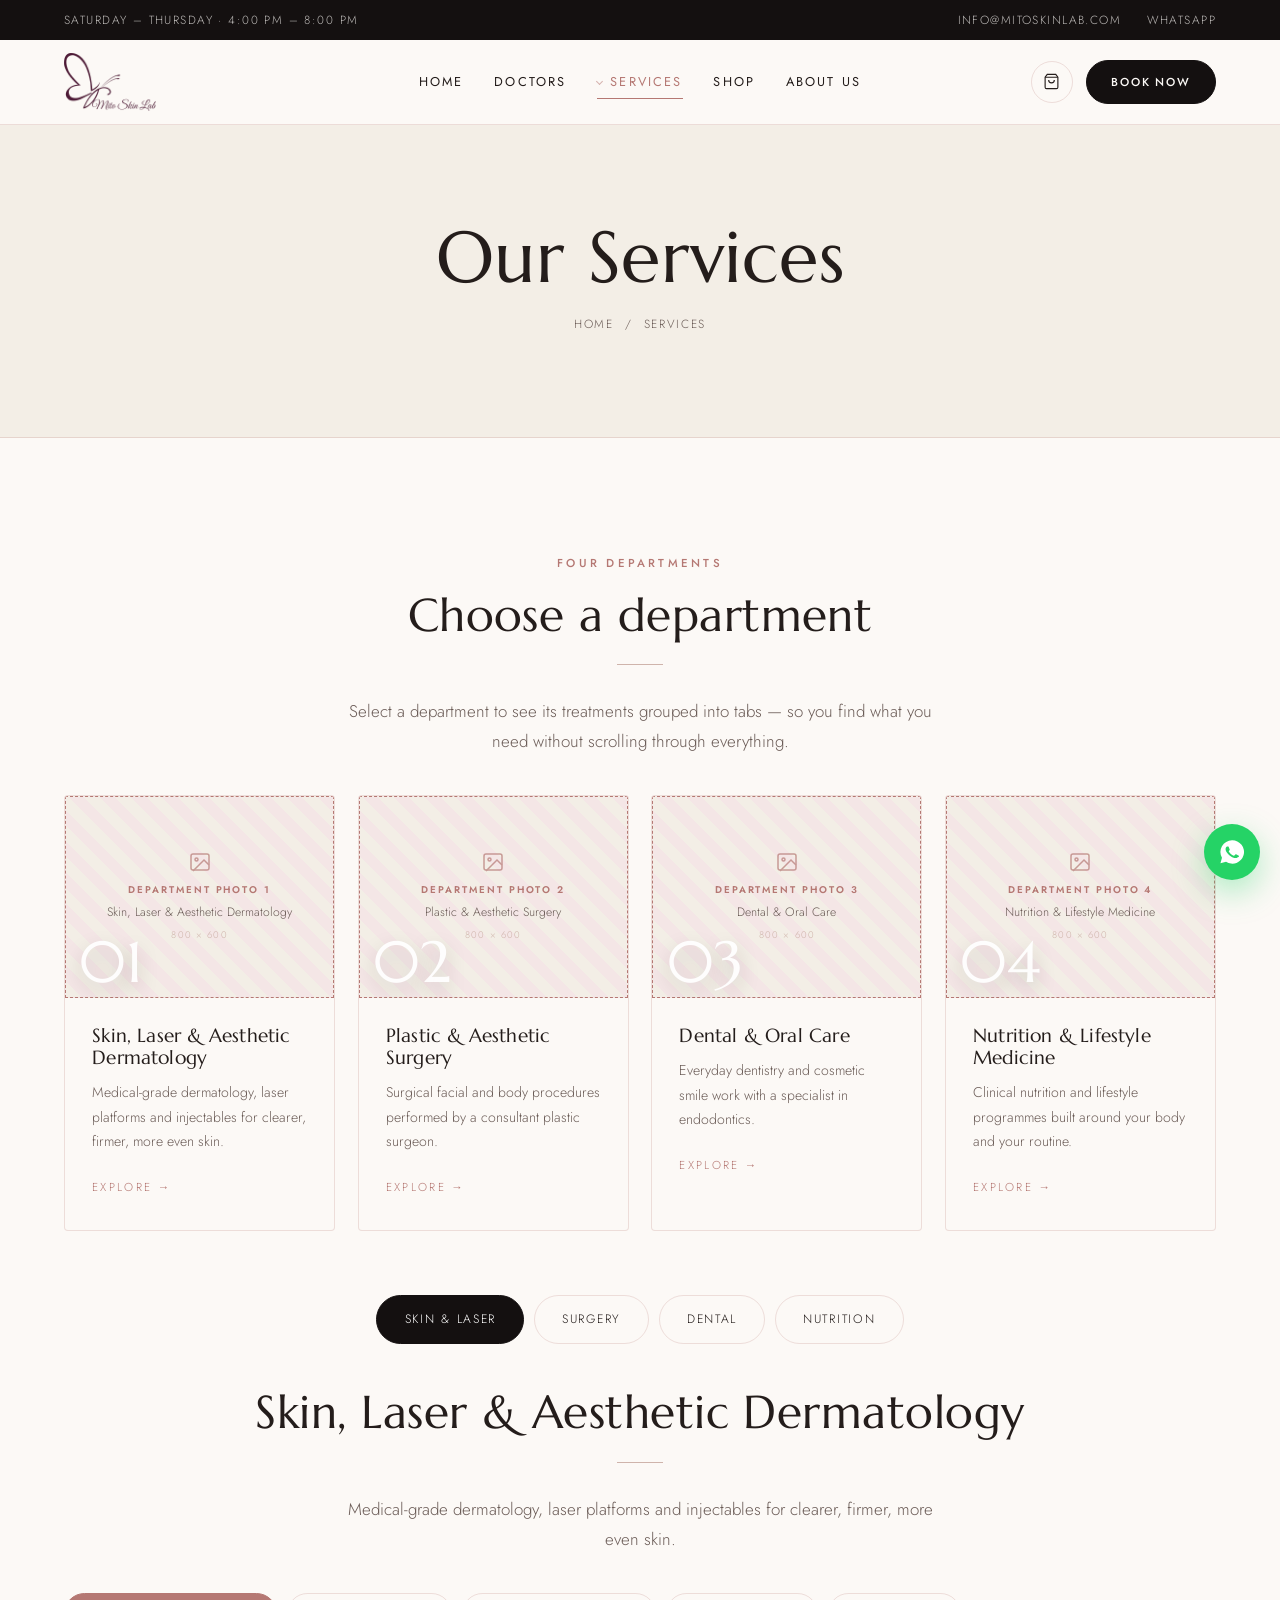
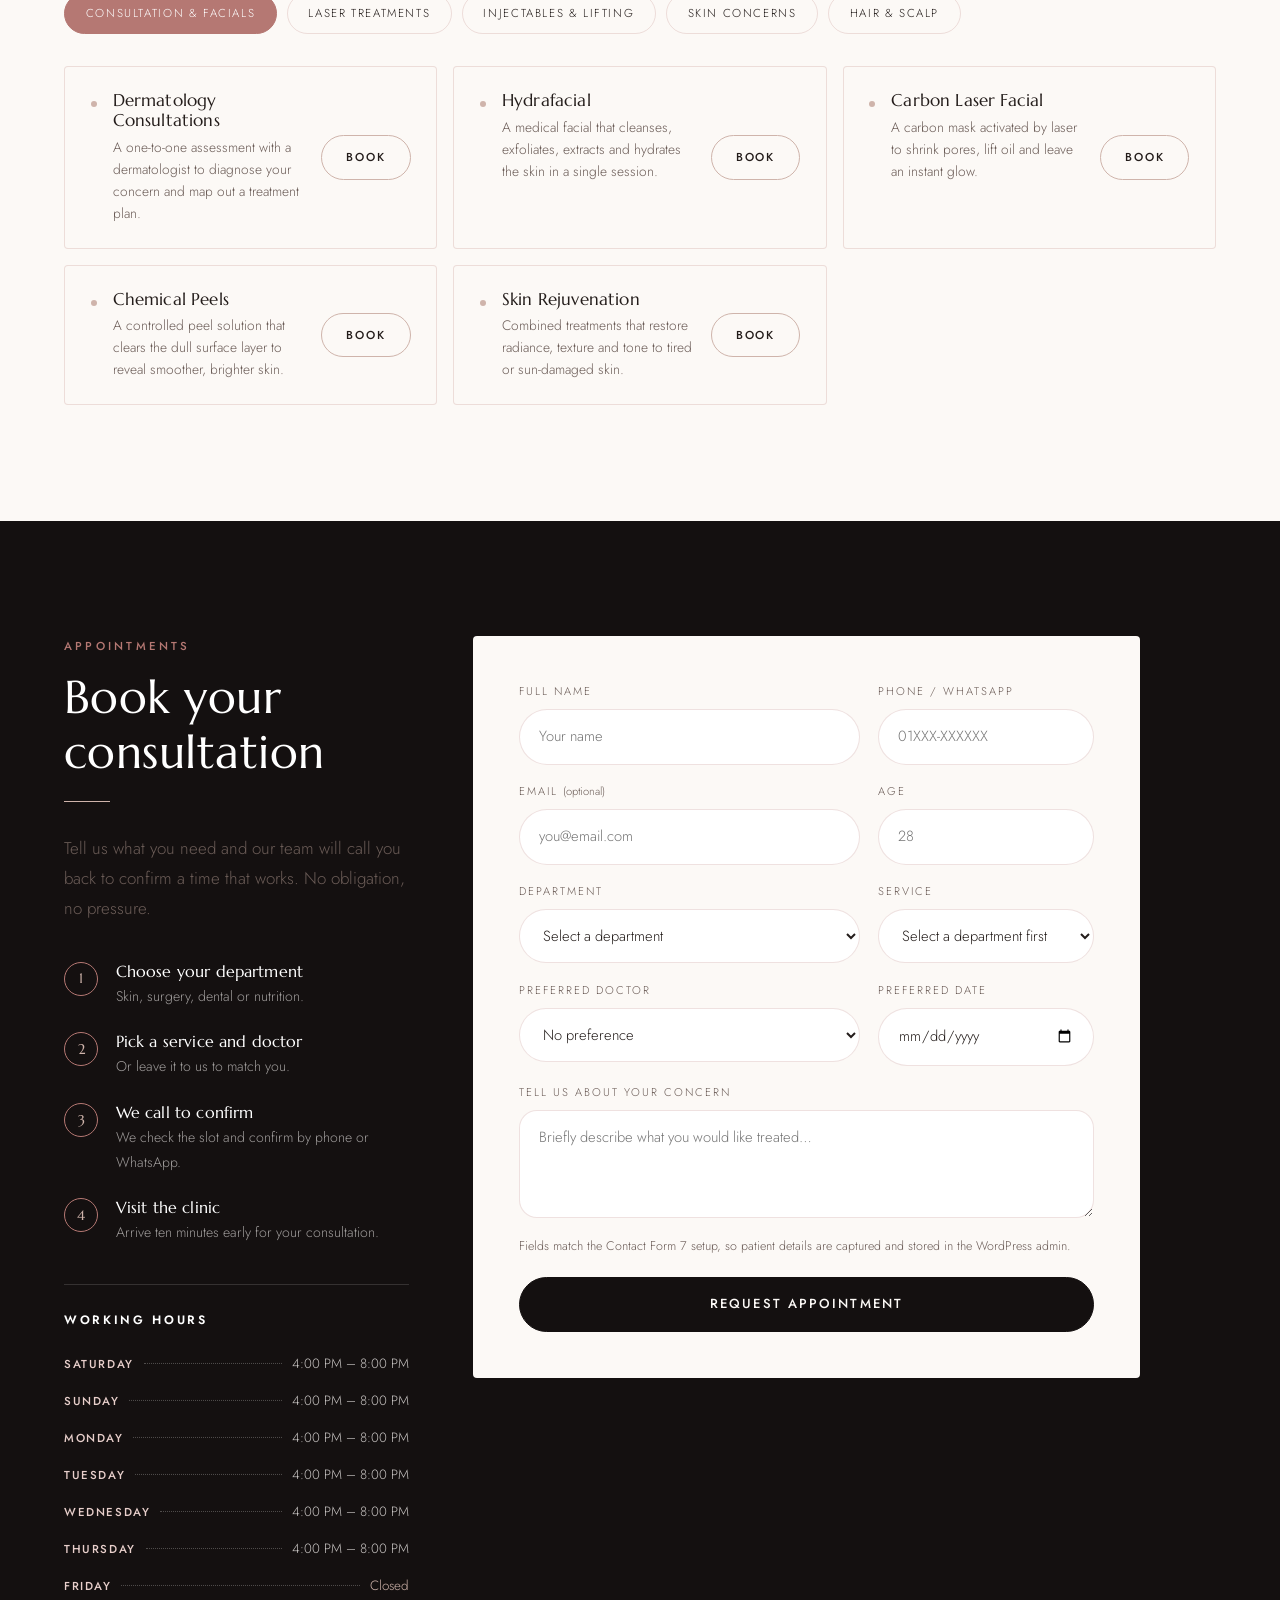
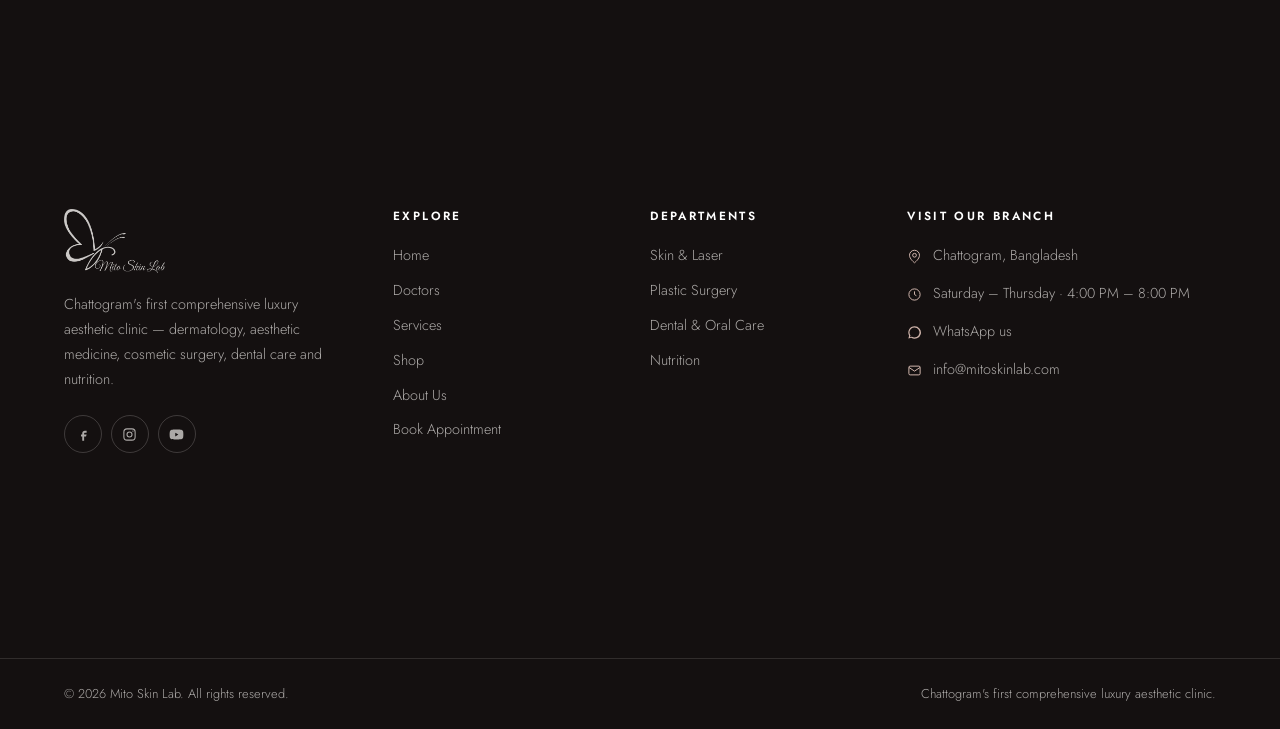
<file: services.html>
<!DOCTYPE html>
<html lang="en">
<head>
<meta charset="utf-8">
<meta name="viewport" content="width=device-width, initial-scale=1">
<title>Services — Mito Skin Lab</title>
<meta name="description" content="Explore our four departments: skin and laser, plastic and aesthetic surgery, dental and oral care, and nutrition and lifestyle medicine.">
<link rel="stylesheet" href="css/mito.css">
</head>
<body>
<div class="topbar">
  <div class="wrap">
    <span data-hours>Saturday – Thursday · 4:00 PM – 8:00 PM</span>
    <div class="topbar__set">
      <a href="#" data-email>info@mitoskinlab.com</a>
      <a href="#" data-wa>WhatsApp</a>
    </div>
  </div>
</div>

<!-- Feedback 4: centered menu, exactly 5 items -->
<header class="header">
  <div class="wrap header__inner">
    <a class="brand" href="index.html">
      <img class="brand__logo" src="assets/logo/mito-logo.png" alt="Mito Skin Lab — Aesthetic Clinic">
    </a>

    <nav class="nav">
      <ul class="nav__list">
        <li class="nav__item"><a class="nav__link" href="index.html">Home</a></li>
        <li class="nav__item"><a class="nav__link" href="doctors.html">Doctors</a></li>
        <li class="nav__item nav__item--has-menu nav__item--active">
          <a class="nav__link" href="services.html">Services</a>
          <div class="dropdown">
        <a href="services.html#skin">Skin, Laser &amp; Aesthetic Dermatology</a>
        <a href="services.html#surgery">Plastic &amp; Aesthetic Surgery</a>
        <a href="services.html#dental">Dental &amp; Oral Care</a>
        <a href="services.html#nutrition">Nutrition &amp; Lifestyle Medicine</a>
          </div>
        </li>
        <li class="nav__item"><a class="nav__link" href="shop.html">Shop</a></li>
        <li class="nav__item"><a class="nav__link" href="about.html">About Us</a></li>
      </ul>
    </nav>

    <div class="header__actions">
      <a class="icon-btn" href="shop.html" aria-label="Shop">
        <svg viewBox="0 0 24 24" fill="none" stroke="currentColor" stroke-width="1.6"><path d="M6 2 3 6v14a2 2 0 0 0 2 2h14a2 2 0 0 0 2-2V6l-3-4z"/><path d="M3 6h18M16 10a4 4 0 0 1-8 0"/></svg>
        <span class="icon-btn__count" data-cart-count style="display:none">0</span>
      </a>
      <a class="btn btn--sm header__cta" href="booking.html">Book Now</a>
      <button class="icon-btn burger" data-nav-open aria-label="Open menu">
        <svg viewBox="0 0 24 24" fill="none" stroke="currentColor" stroke-width="1.6"><path d="M3 6h18M3 12h18M3 18h18"/></svg>
      </button>
    </div>
  </div>
</header>

<div class="mobile-nav" id="mobileNav" data-open="false">
  <div class="mobile-nav__head">
    <a class="brand" href="index.html"><img class="brand__logo" src="assets/logo/mito-logo.png" alt="Mito Skin Lab"></a>
    <button class="icon-btn" data-nav-close aria-label="Close menu">
      <svg viewBox="0 0 24 24" fill="none" stroke="currentColor" stroke-width="1.6"><path d="M18 6 6 18M6 6l12 12"/></svg>
    </button>
  </div>
  <ul class="mobile-nav__list">
    <li><a href="index.html">Home</a></li>
    <li><a href="doctors.html">Doctors</a></li>
    <li>
      <button class="mobile-nav__toggle">Services <span>+</span></button>
      <div class="mobile-nav__sub" data-open="false">
        <a href="services.html#skin">Skin, Laser &amp; Aesthetic Dermatology</a>
        <a href="services.html#surgery">Plastic &amp; Aesthetic Surgery</a>
        <a href="services.html#dental">Dental &amp; Oral Care</a>
        <a href="services.html#nutrition">Nutrition &amp; Lifestyle Medicine</a>
      </div>
    </li>
    <li><a href="shop.html">Shop</a></li>
    <li><a href="about.html">About Us</a></li>
  </ul>
  <div class="mobile-nav__foot">
    <a class="btn btn--block" href="booking.html">Book an Appointment</a>
    <a class="btn btn--ghost btn--block" href="#" data-wa>Chat on WhatsApp</a>
  </div>
</div>

<main>

  <section class="pagehead">
    <div class="wrap">
      <h1>Our Services</h1>
      <p class="crumbs"><a href="index.html">Home</a> &nbsp;/&nbsp; <span id="pdpCrumb">Services</span></p>
    </div>
  </section>
  <section class="section">
    <div class="wrap">
      <div class="center" style="margin-bottom:2.4rem">
        <p class="eyebrow">Four Departments</p>
        <h2>Choose a department</h2>
        <hr class="rule">
        <p class="lede">Select a department to see its treatments grouped into tabs — so you find what you need without scrolling through everything.</p>
      </div>
      <!-- Treatments-we-provide intro grid (Sirpi services reference) -->
      <div class="dept-grid" id="deptGrid" style="margin-bottom:clamp(2.6rem,5vw,4rem)"></div>
      <!-- Department tabs; each opens nested category tabs (Feedback 4) -->
      <div class="tabs" id="deptTabs" data-tabs="dept" role="tablist"></div>
      <div id="deptPanels"></div>
    </div>
  </section>

  <section class="section booking" id="book">
    <div class="wrap booking__grid">
      <div>
        <p class="eyebrow">Appointments</p>
        <h2>Book your consultation</h2>
        <hr class="rule">
        <p class="lede">Tell us what you need and our team will call you back to confirm a time that works. No obligation, no pressure.</p>
        <div class="booking__steps">
          <div class="booking__step"><b>1</b><div><h4>Choose your department</h4><p>Skin, surgery, dental or nutrition.</p></div></div>
          <div class="booking__step"><b>2</b><div><h4>Pick a service and doctor</h4><p>Or leave it to us to match you.</p></div></div>
          <div class="booking__step"><b>3</b><div><h4>We call to confirm</h4><p>We check the slot and confirm by phone or WhatsApp.</p></div></div>
          <div class="booking__step"><b>4</b><div><h4>Visit the clinic</h4><p>Arrive ten minutes early for your consultation.</p></div></div>
        </div>
        <div class="hours-list" data-hours-table></div>
      </div>
      <div class="form-card">
        <form id="bookingForm" novalidate>
          <div class="form-grid">
            <div class="field"><label for="bkName">Full name</label><input id="bkName" name="your-name" type="text" required placeholder="Your name"></div>
            <div class="field"><label for="bkPhone">Phone / WhatsApp</label><input id="bkPhone" name="your-phone" type="tel" required placeholder="01XXX-XXXXXX"></div>
            <div class="field"><label for="bkEmail">Email <span style="text-transform:none;letter-spacing:0">(optional)</span></label><input id="bkEmail" name="your-email" type="email" placeholder="you@email.com"></div>
            <div class="field"><label for="bkAge">Age</label><input id="bkAge" name="your-age" type="number" min="1" max="120" placeholder="28"></div>
            <div class="field"><label for="bkDept">Department</label><select id="bkDept" name="department" required></select></div>
            <div class="field"><label for="bkService">Service</label><select id="bkService" name="service"><option value="">Select a department first</option></select></div>
            <div class="field"><label for="bkDoctor">Preferred doctor</label><select id="bkDoctor" name="doctor"></select></div>
            <div class="field"><label for="bkDate">Preferred date</label><input id="bkDate" name="preferred-date" type="date"></div>
            <div class="field field--full"><label for="bkMsg">Tell us about your concern</label><textarea id="bkMsg" name="your-message" placeholder="Briefly describe what you would like treated…"></textarea></div>
          </div>
          <p class="form-note">Fields match the Contact Form 7 setup, so patient details are captured and stored in the WordPress admin.</p>
          <button class="btn btn--block" type="submit" style="margin-top:1.2rem">Request Appointment</button>
          <div class="form-ok" id="bookingOk" hidden></div>
        </form>
      </div>
    </div>
  </section>

</main>

<footer class="footer">
  <div class="wrap footer__grid">
    <div class="footer__brand">
      <a class="brand" href="index.html">
        <img class="brand__logo" src="assets/logo/mito-logo-white.png" alt="Mito Skin Lab — Aesthetic Clinic">
      </a>
      <p>Chattogram's first comprehensive luxury aesthetic clinic — dermatology, aesthetic medicine, cosmetic surgery, dental care and nutrition.</p>
      <div class="footer__social">
        <a href="#" data-facebook aria-label="Facebook"><svg viewBox="0 0 24 24" fill="currentColor"><path d="M14 9h3V6h-3c-2.2 0-4 1.8-4 4v2H8v3h2v7h3v-7h3l1-3h-4v-2c0-.6.4-1 1-1z"/></svg></a>
        <a href="#" aria-label="Instagram"><svg viewBox="0 0 24 24" fill="none" stroke="currentColor" stroke-width="1.7"><rect x="3" y="3" width="18" height="18" rx="5"/><circle cx="12" cy="12" r="4"/><circle cx="17.5" cy="6.5" r="1" fill="currentColor" stroke="none"/></svg></a>
        <a href="#" aria-label="YouTube"><svg viewBox="0 0 24 24" fill="currentColor"><path d="M23 12s0-3.6-.5-5.3a2.8 2.8 0 0 0-2-2C18.8 4 12 4 12 4s-6.8 0-8.5.7a2.8 2.8 0 0 0-2 2C1 8.4 1 12 1 12s0 3.6.5 5.3a2.8 2.8 0 0 0 2 2C5.2 20 12 20 12 20s6.8 0 8.5-.7a2.8 2.8 0 0 0 2-2C23 15.6 23 12 23 12zM10 15V9l5 3z"/></svg></a>
      </div>
    </div>

    <div>
      <h4>Explore</h4>
      <ul class="footer__links">
        <li><a href="index.html">Home</a></li>
        <li><a href="doctors.html">Doctors</a></li>
        <li><a href="services.html">Services</a></li>
        <li><a href="shop.html">Shop</a></li>
        <li><a href="about.html">About Us</a></li>
        <li><a href="booking.html">Book Appointment</a></li>
      </ul>
    </div>

    <div>
      <h4>Departments</h4>
      <ul class="footer__links">
        <li><a href="services.html#skin">Skin &amp; Laser</a></li>
        <li><a href="services.html#surgery">Plastic Surgery</a></li>
        <li><a href="services.html#dental">Dental &amp; Oral Care</a></li>
        <li><a href="services.html#nutrition">Nutrition</a></li>
      </ul>
    </div>

    <div>
      <h4>Visit Our Branch</h4>
      <ul class="footer__contact">
        <li><svg viewBox="0 0 24 24" fill="none" stroke="currentColor" stroke-width="1.6"><path d="M20 10c0 6-8 12-8 12s-8-6-8-12a8 8 0 0 1 16 0z"/><circle cx="12" cy="10" r="3"/></svg><span data-address>Chattogram, Bangladesh</span></li>
        <li><svg viewBox="0 0 24 24" fill="none" stroke="currentColor" stroke-width="1.6"><circle cx="12" cy="12" r="9"/><path d="M12 7v5l3 2"/></svg><span data-hours>Saturday – Thursday · 4:00 PM – 8:00 PM</span></li>
        <li><svg viewBox="0 0 24 24" fill="currentColor"><path d="M12 2a10 10 0 0 0-8.6 15l-1.3 4.7 4.8-1.3A10 10 0 1 0 12 2zm0 18a8 8 0 0 1-4.1-1.1l-.3-.2-2.9.8.8-2.8-.2-.3A8 8 0 1 1 12 20z"/></svg><a href="#" data-wa>WhatsApp us</a></li>
        <li><svg viewBox="0 0 24 24" fill="none" stroke="currentColor" stroke-width="1.6"><rect x="3" y="5" width="18" height="14" rx="2"/><path d="m3 7 9 6 9-6"/></svg><a href="#" data-email>info@mitoskinlab.com</a></li>
      </ul>
      <iframe class="footer__map" title="Mito Skin Lab location"
        src="https://www.google.com/maps?q=Chattogram,Bangladesh&output=embed"
        loading="lazy" referrerpolicy="no-referrer-when-downgrade"></iframe>
    </div>
  </div>
  <div class="wrap footer__bar">
    <span>© 2026 Mito Skin Lab. All rights reserved.</span>
    <span>Chattogram's first comprehensive luxury aesthetic clinic.</span>
  </div>
</footer>

<a class="wa-float" href="#" data-wa aria-label="Chat on WhatsApp">
  <svg viewBox="0 0 24 24" fill="currentColor"><path d="M12 2a10 10 0 0 0-8.6 15l-1.3 4.7 4.8-1.3A10 10 0 1 0 12 2zm5.2 14c-.2.6-1.2 1.2-1.7 1.2-.5.1-1 .1-3.3-.8-2.8-1.1-4.5-3.9-4.7-4.1-.1-.2-1-1.4-1-2.6s.6-1.8.9-2.1c.2-.2.5-.3.7-.3h.5c.2 0 .4 0 .6.5l.8 2c.1.2.1.4 0 .5l-.3.4-.3.3c-.1.1-.3.3-.1.6.2.3.8 1.3 1.7 2.1 1.2 1 2.1 1.3 2.4 1.5.3.1.5.1.6-.1l.9-1c.2-.2.4-.2.6-.1l2 .9c.2.1.4.2.4.3.1.1.1.6-.1 1.2z"/></svg>
</a>

<script src="js/data.js"></script>
<script src="js/mito.js"></script>
</body>
</html>
</file>
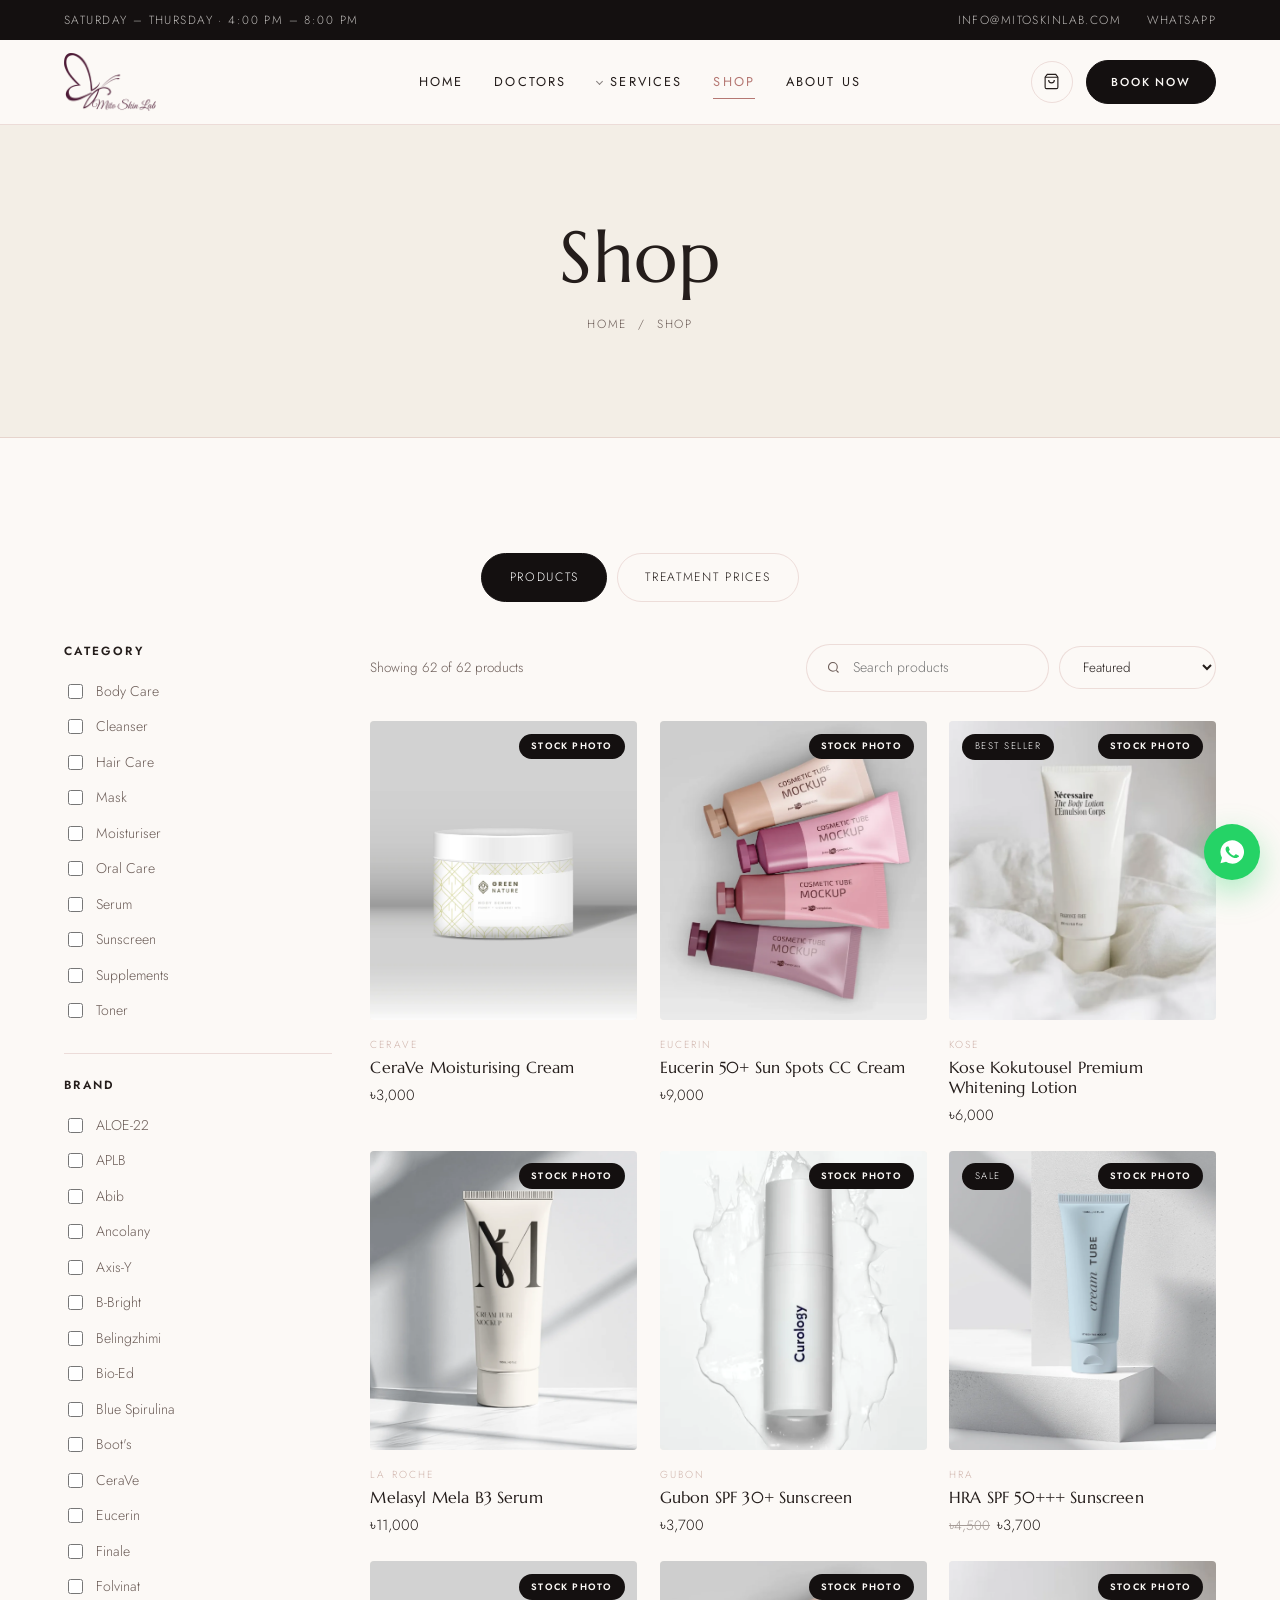
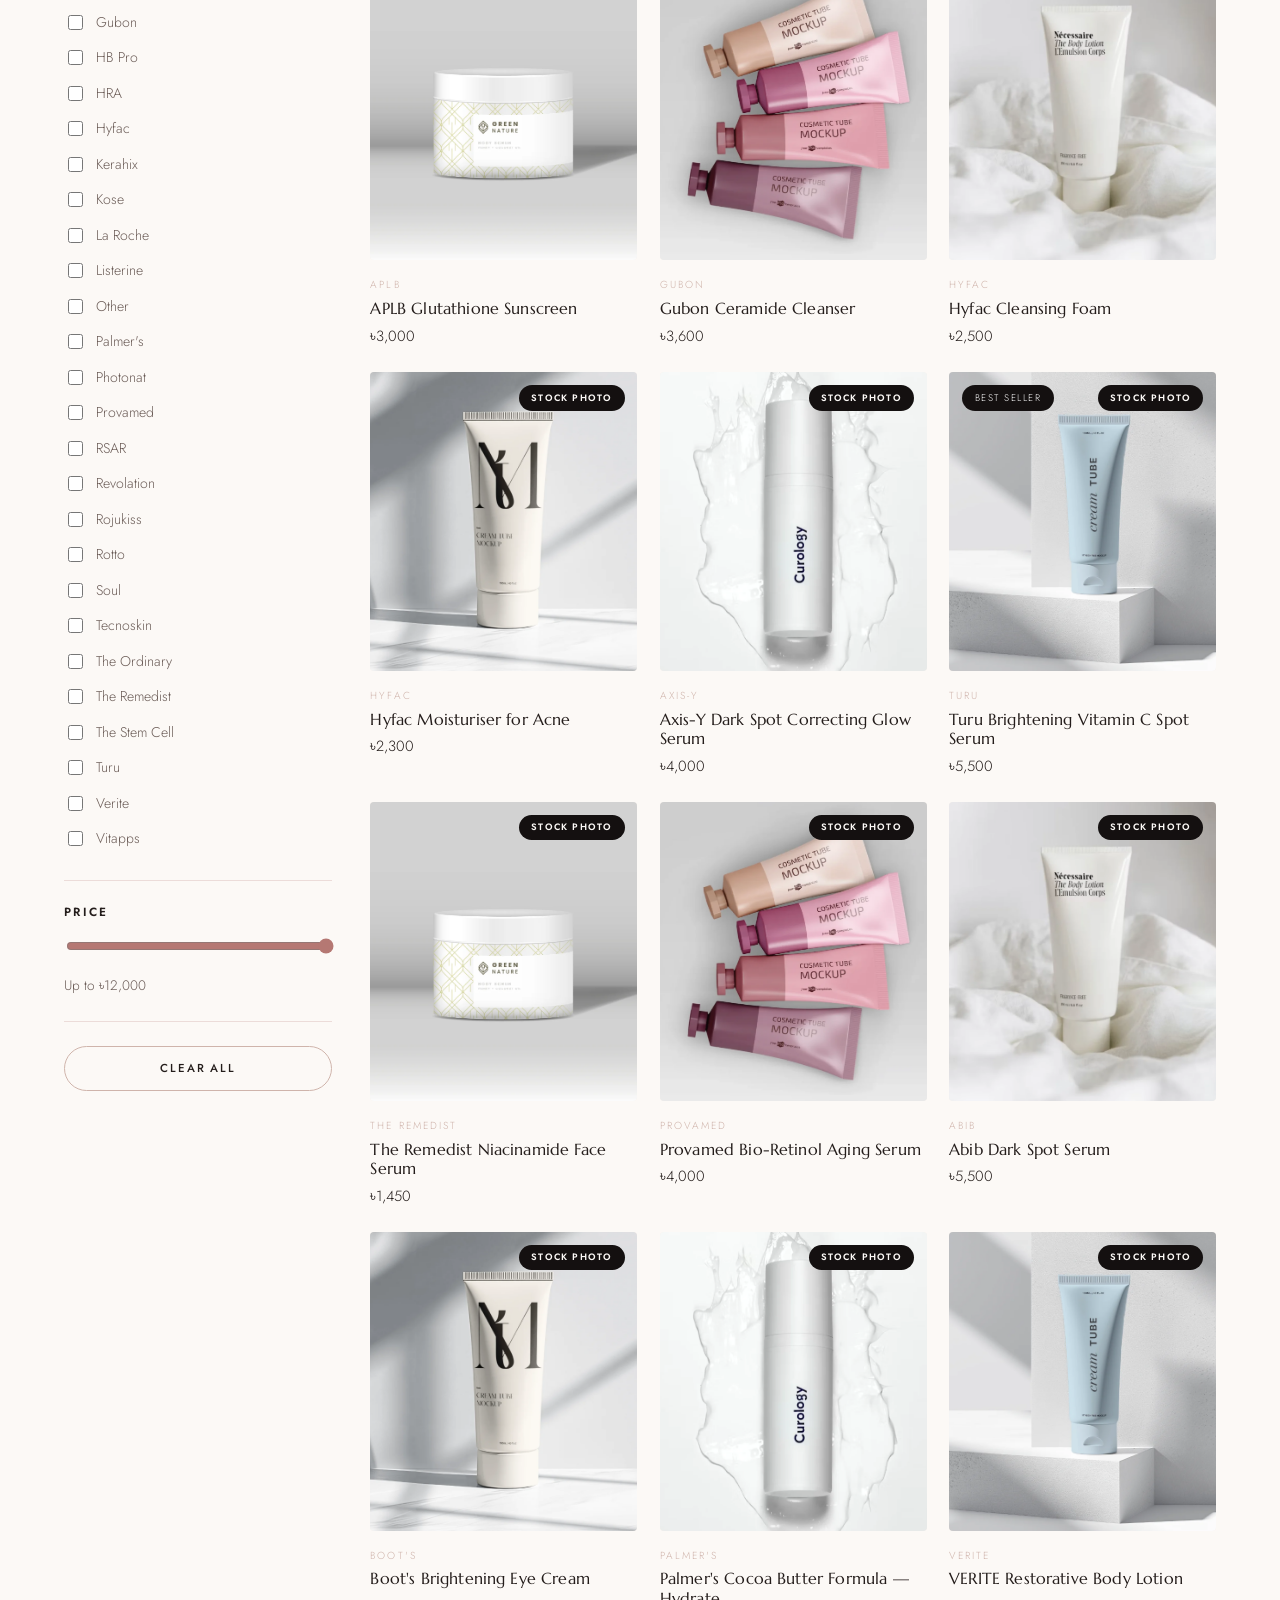
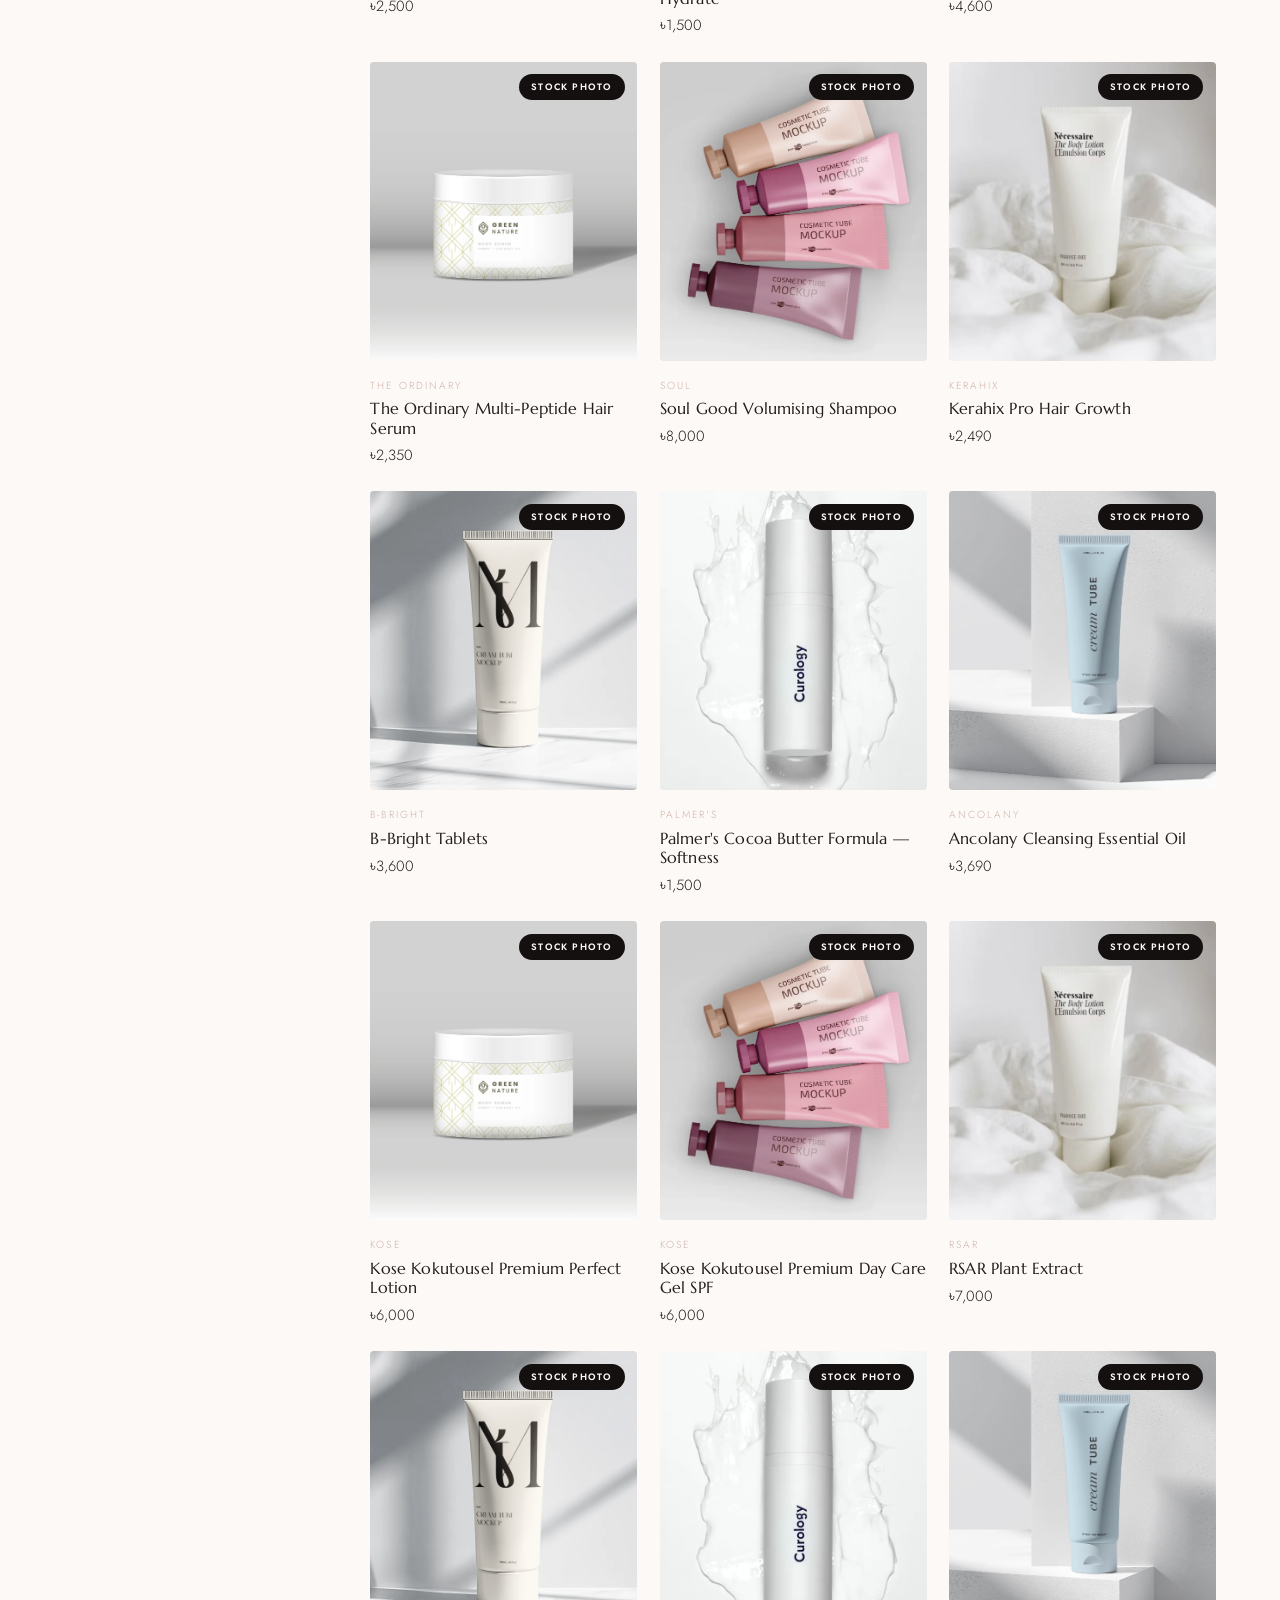
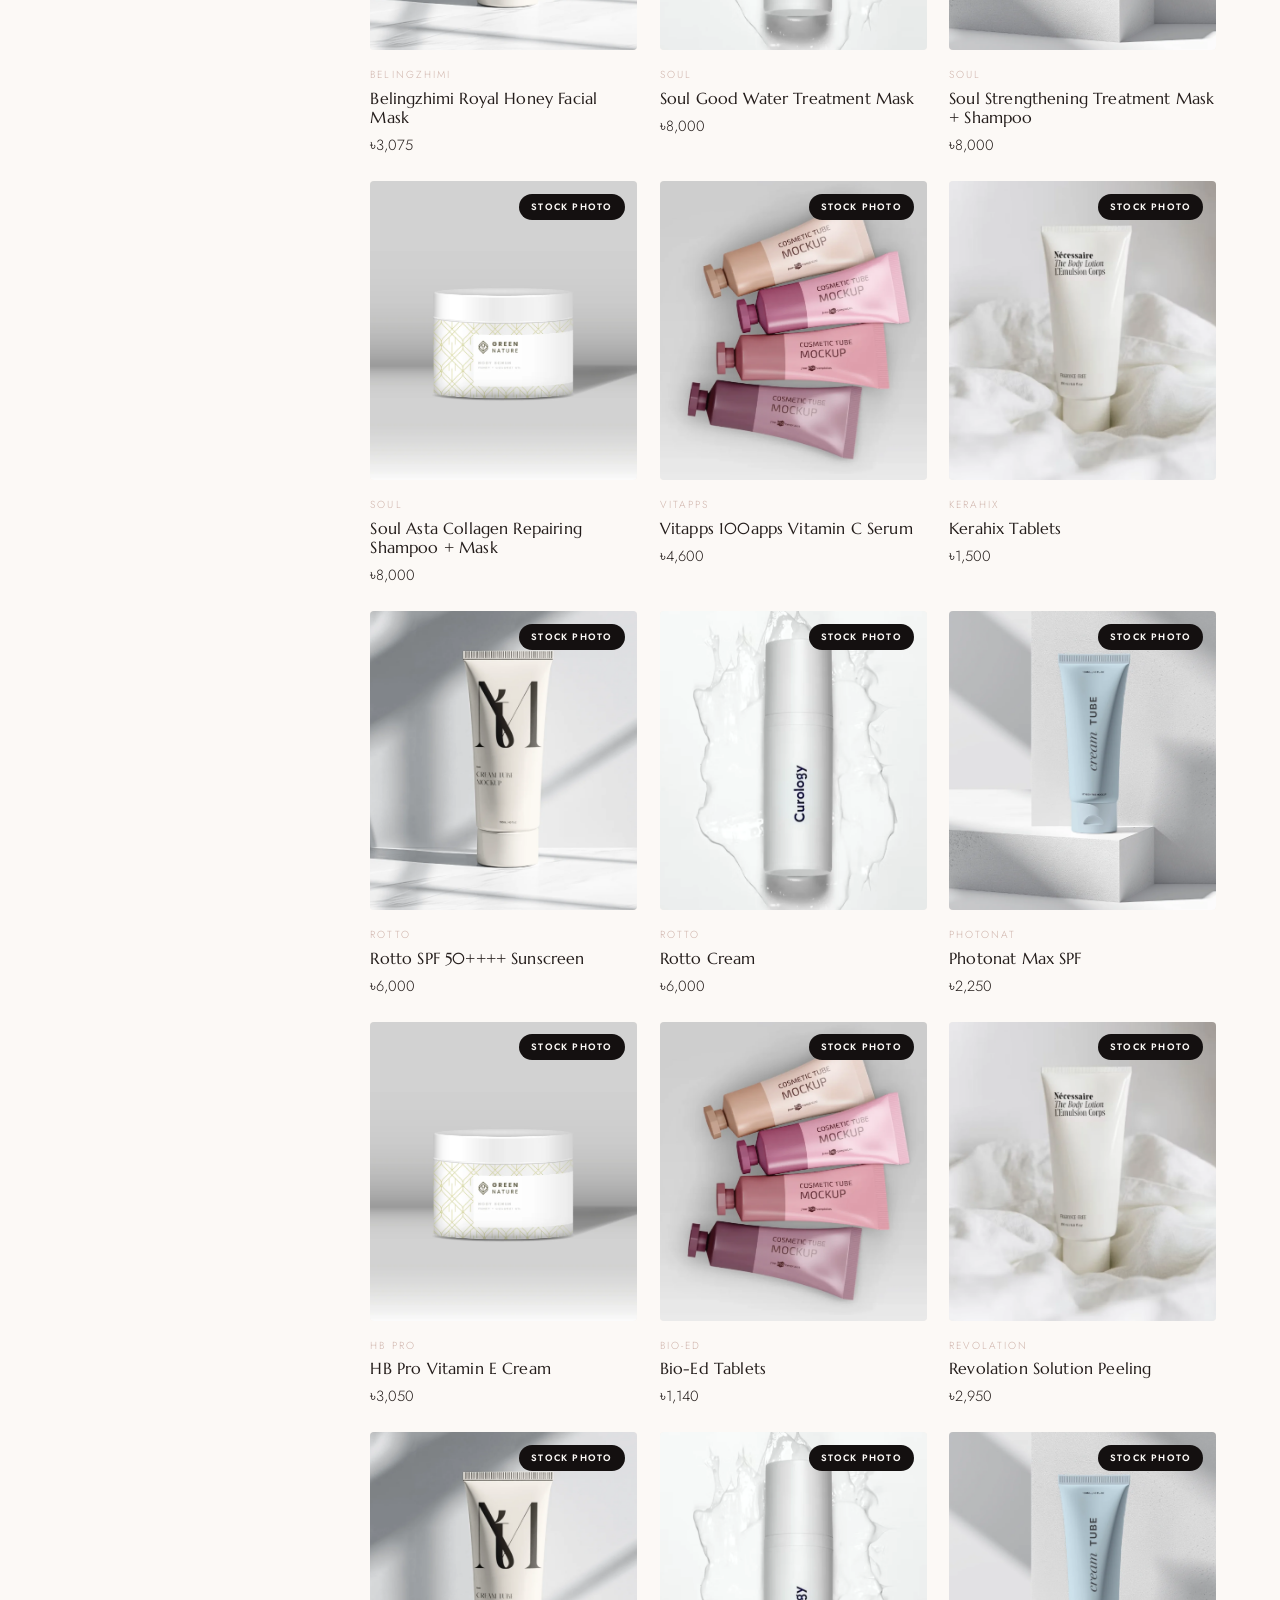
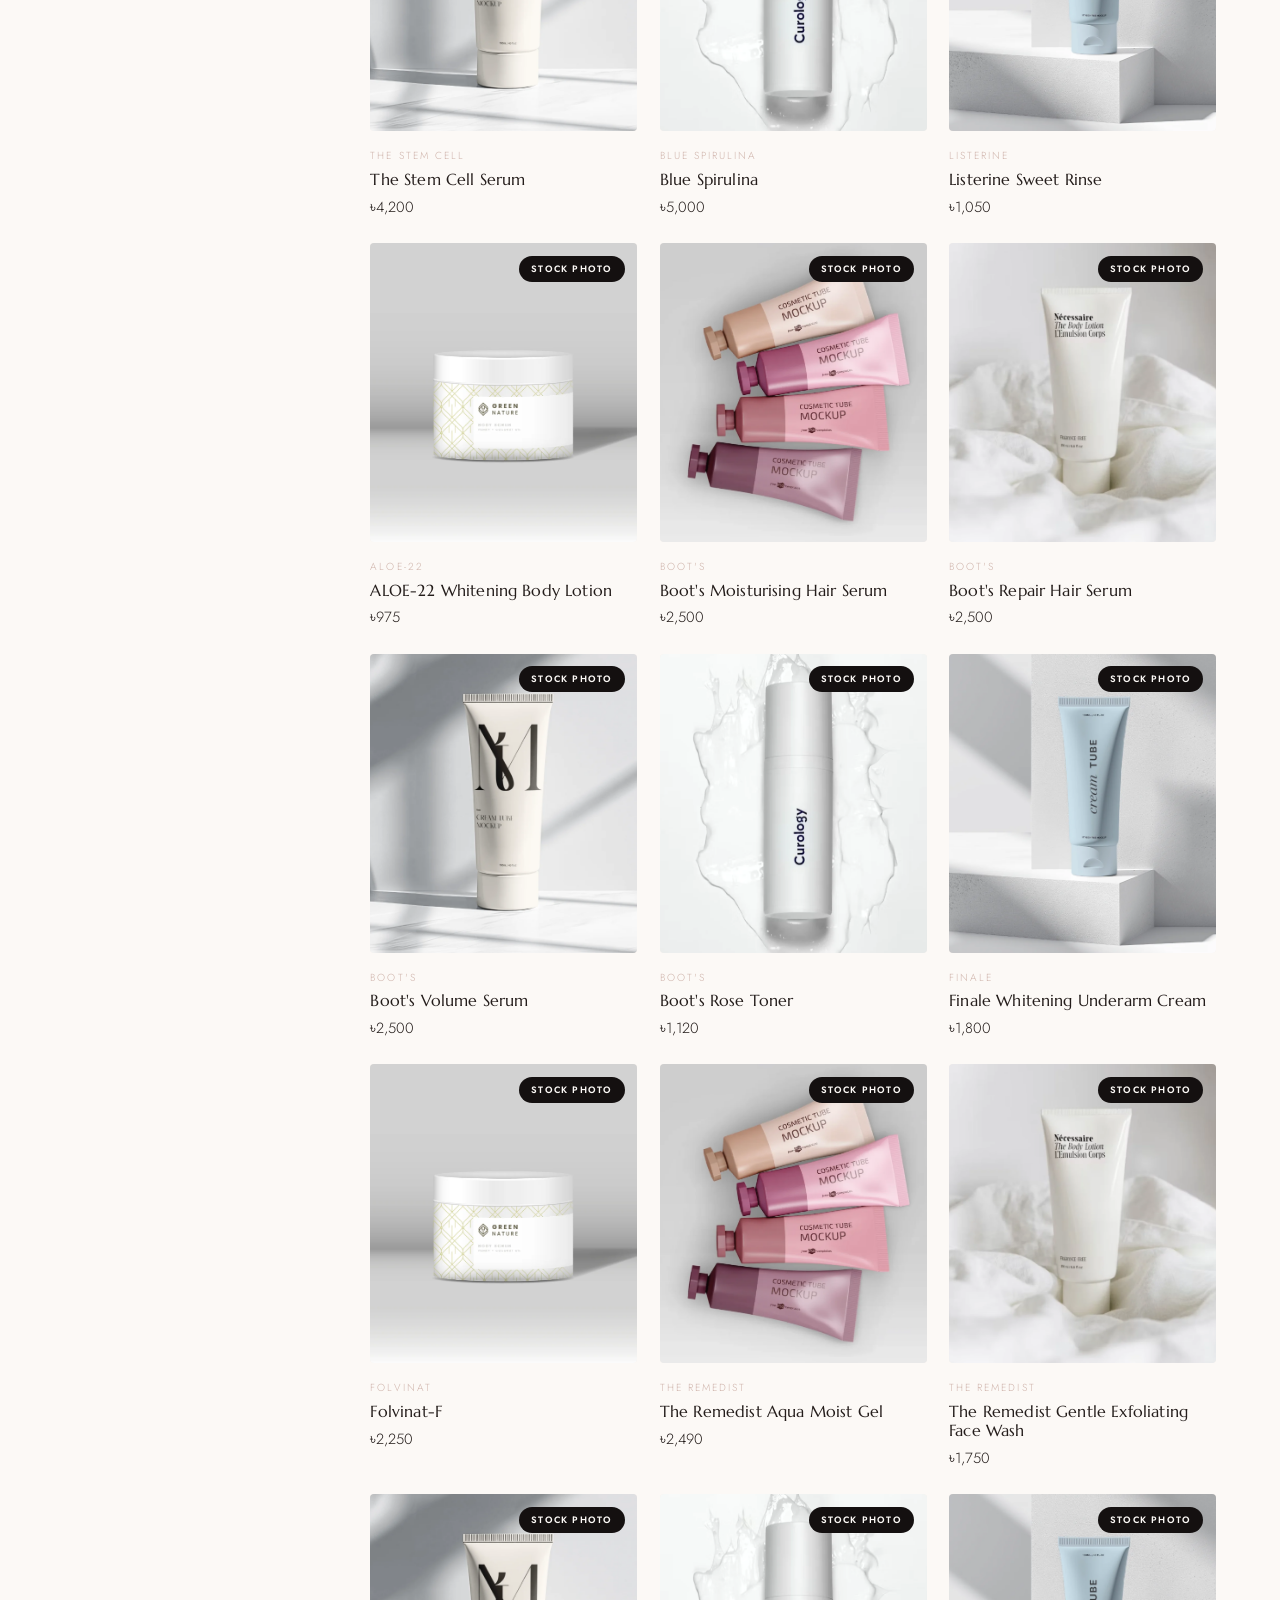
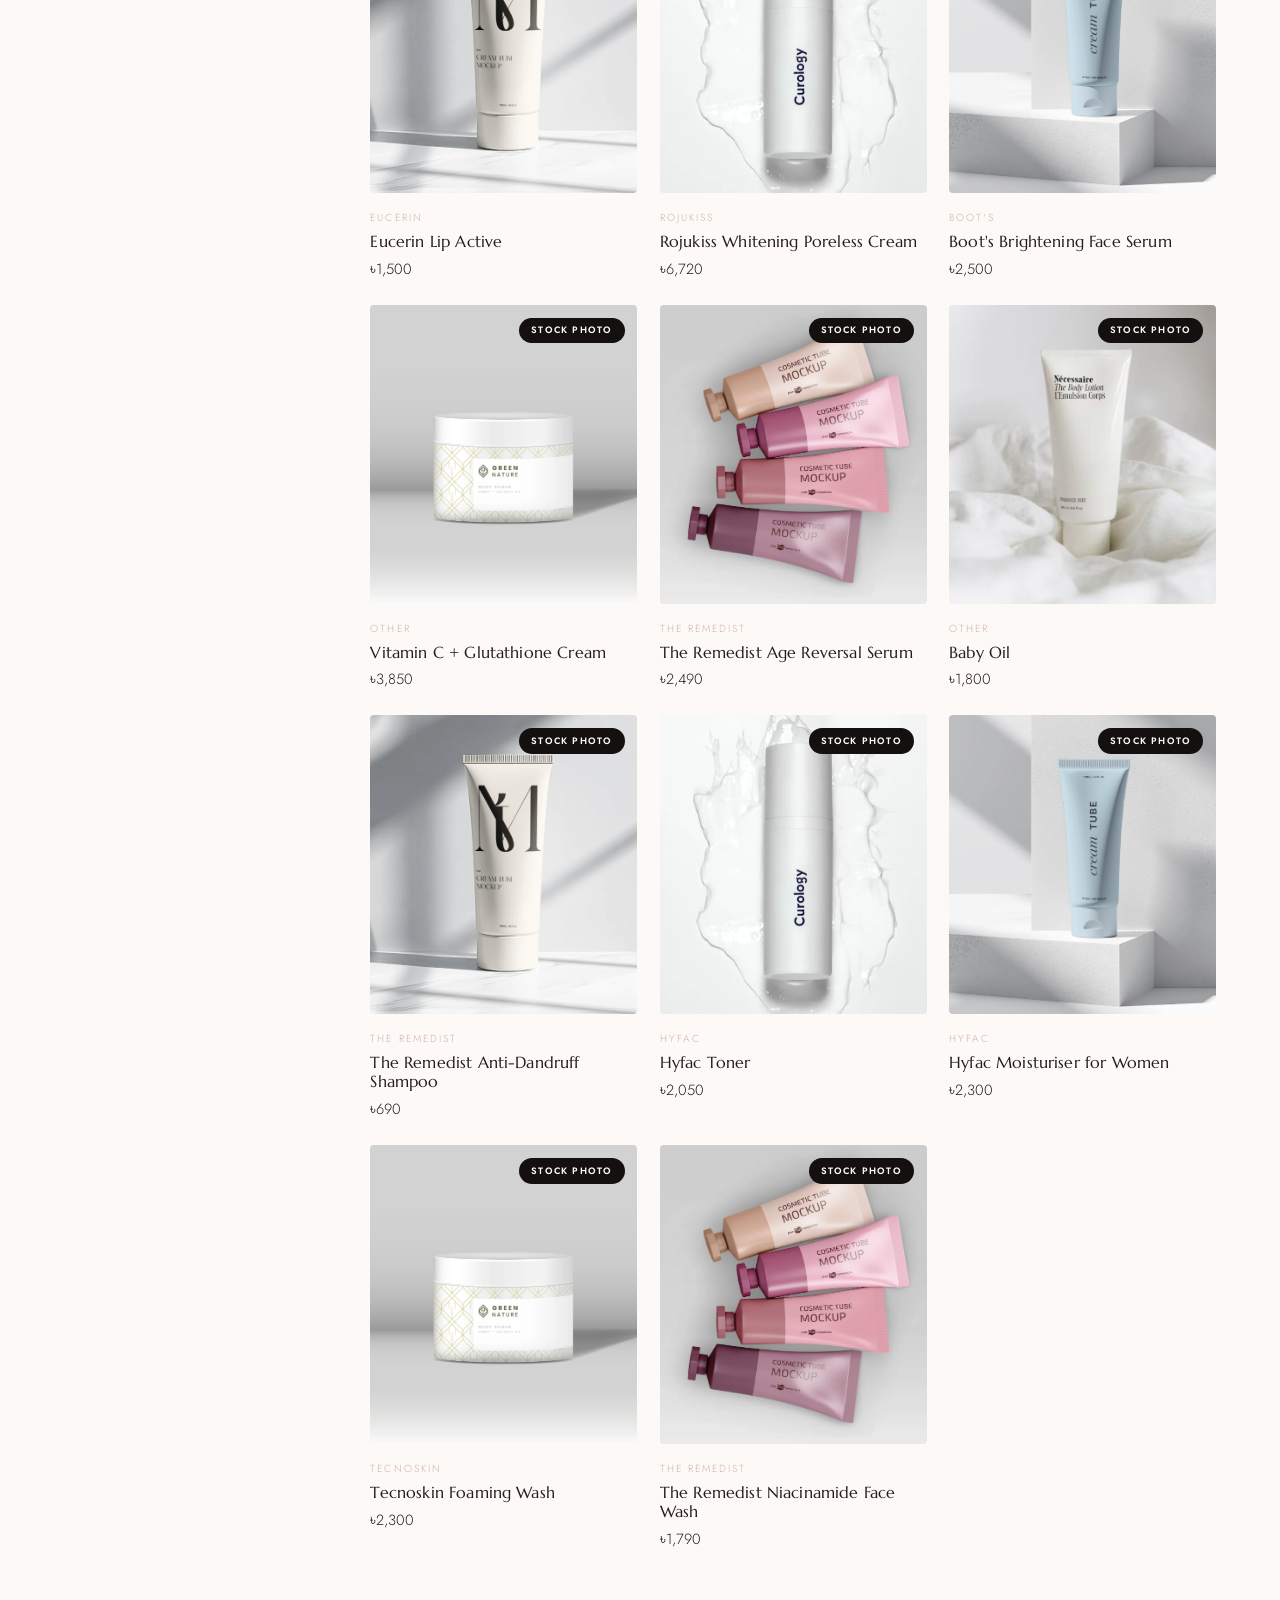
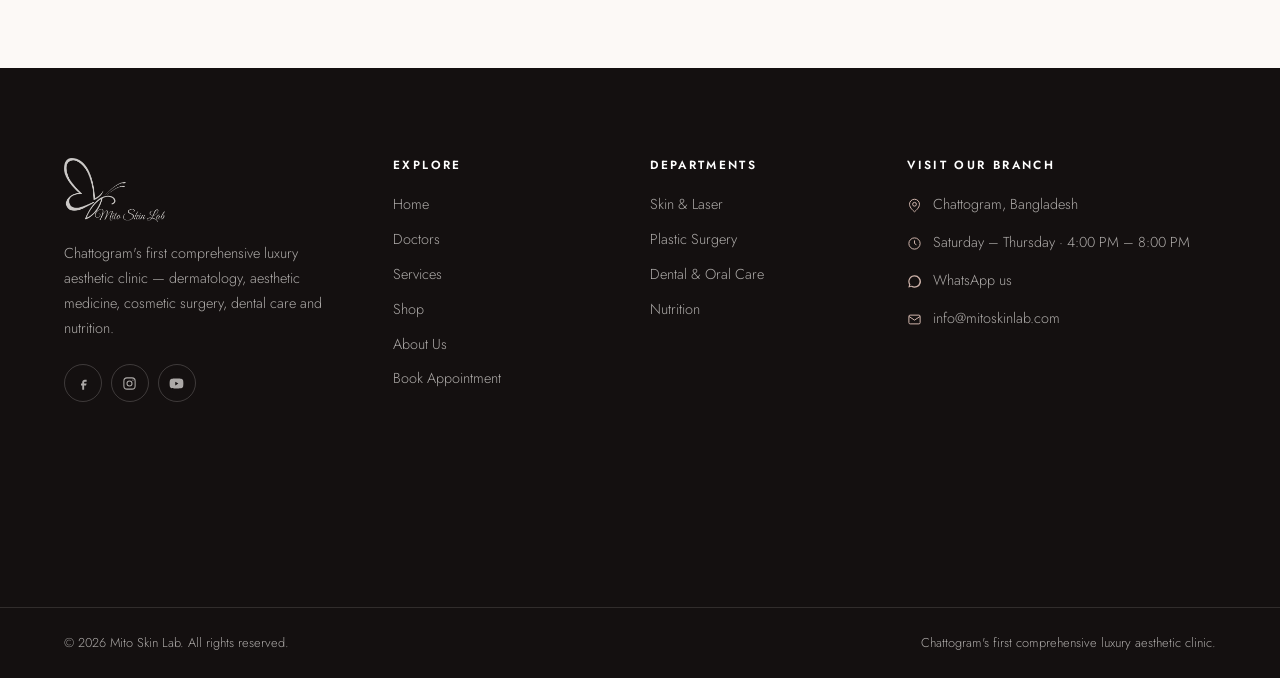
<file: shop.html>
<!DOCTYPE html>
<html lang="en">
<head>
<meta charset="utf-8">
<meta name="viewport" content="width=device-width, initial-scale=1">
<title>Shop — Mito Skin Lab</title>
<meta name="description" content="Dermatologist-selected skincare, sunscreen, serums and supplements available from Mito Skin Lab.">
<link rel="stylesheet" href="css/mito.css">
</head>
<body>
<div class="topbar">
  <div class="wrap">
    <span data-hours>Saturday – Thursday · 4:00 PM – 8:00 PM</span>
    <div class="topbar__set">
      <a href="#" data-email>info@mitoskinlab.com</a>
      <a href="#" data-wa>WhatsApp</a>
    </div>
  </div>
</div>

<!-- Feedback 4: centered menu, exactly 5 items -->
<header class="header">
  <div class="wrap header__inner">
    <a class="brand" href="index.html">
      <img class="brand__logo" src="assets/logo/mito-logo.png" alt="Mito Skin Lab — Aesthetic Clinic">
    </a>

    <nav class="nav">
      <ul class="nav__list">
        <li class="nav__item"><a class="nav__link" href="index.html">Home</a></li>
        <li class="nav__item"><a class="nav__link" href="doctors.html">Doctors</a></li>
        <li class="nav__item nav__item--has-menu">
          <a class="nav__link" href="services.html">Services</a>
          <div class="dropdown">
        <a href="services.html#skin">Skin, Laser &amp; Aesthetic Dermatology</a>
        <a href="services.html#surgery">Plastic &amp; Aesthetic Surgery</a>
        <a href="services.html#dental">Dental &amp; Oral Care</a>
        <a href="services.html#nutrition">Nutrition &amp; Lifestyle Medicine</a>
          </div>
        </li>
        <li class="nav__item nav__item--active"><a class="nav__link" href="shop.html">Shop</a></li>
        <li class="nav__item"><a class="nav__link" href="about.html">About Us</a></li>
      </ul>
    </nav>

    <div class="header__actions">
      <a class="icon-btn" href="shop.html" aria-label="Shop">
        <svg viewBox="0 0 24 24" fill="none" stroke="currentColor" stroke-width="1.6"><path d="M6 2 3 6v14a2 2 0 0 0 2 2h14a2 2 0 0 0 2-2V6l-3-4z"/><path d="M3 6h18M16 10a4 4 0 0 1-8 0"/></svg>
        <span class="icon-btn__count" data-cart-count style="display:none">0</span>
      </a>
      <a class="btn btn--sm header__cta" href="booking.html">Book Now</a>
      <button class="icon-btn burger" data-nav-open aria-label="Open menu">
        <svg viewBox="0 0 24 24" fill="none" stroke="currentColor" stroke-width="1.6"><path d="M3 6h18M3 12h18M3 18h18"/></svg>
      </button>
    </div>
  </div>
</header>

<div class="mobile-nav" id="mobileNav" data-open="false">
  <div class="mobile-nav__head">
    <a class="brand" href="index.html"><img class="brand__logo" src="assets/logo/mito-logo.png" alt="Mito Skin Lab"></a>
    <button class="icon-btn" data-nav-close aria-label="Close menu">
      <svg viewBox="0 0 24 24" fill="none" stroke="currentColor" stroke-width="1.6"><path d="M18 6 6 18M6 6l12 12"/></svg>
    </button>
  </div>
  <ul class="mobile-nav__list">
    <li><a href="index.html">Home</a></li>
    <li><a href="doctors.html">Doctors</a></li>
    <li>
      <button class="mobile-nav__toggle">Services <span>+</span></button>
      <div class="mobile-nav__sub" data-open="false">
        <a href="services.html#skin">Skin, Laser &amp; Aesthetic Dermatology</a>
        <a href="services.html#surgery">Plastic &amp; Aesthetic Surgery</a>
        <a href="services.html#dental">Dental &amp; Oral Care</a>
        <a href="services.html#nutrition">Nutrition &amp; Lifestyle Medicine</a>
      </div>
    </li>
    <li><a href="shop.html">Shop</a></li>
    <li><a href="about.html">About Us</a></li>
  </ul>
  <div class="mobile-nav__foot">
    <a class="btn btn--block" href="booking.html">Book an Appointment</a>
    <a class="btn btn--ghost btn--block" href="#" data-wa>Chat on WhatsApp</a>
  </div>
</div>

<main>

  <section class="pagehead">
    <div class="wrap">
      <h1>Shop</h1>
      <p class="crumbs"><a href="index.html">Home</a> &nbsp;/&nbsp; <span id="pdpCrumb">Shop</span></p>
    </div>
  </section>
  <section class="section">
    <div class="wrap">

      <!-- Products / Treatment prices switch -->
      <div class="tabs shop-switch" data-tabs="shop" role="tablist">
        <button class="tab" role="tab" data-tab="products" aria-selected="true">Products</button>
        <button class="tab" role="tab" data-tab="treatments" aria-selected="false">Treatment Prices</button>
      </div>

      <div class="panel" data-panel-for="shop" data-panel="products">
      <div class="shop-layout">

        <!-- Left filter column. Feedback 4: hidden on mobile, opened by a button. -->
        <aside class="filters" id="shopFilters" data-open="false">
          <div class="filters__close">
            <h3 style="font-size:1.2rem">Filters</h3>
            <button class="icon-btn" data-filter-close aria-label="Close filters">
              <svg viewBox="0 0 24 24" fill="none" stroke="currentColor" stroke-width="1.6"><path d="M18 6 6 18M6 6l12 12"/></svg>
            </button>
          </div>

          <div class="filter-group">
            <h4>Category</h4>
            <div id="filterCats"></div>
          </div>

          <div class="filter-group">
            <h4>Brand</h4>
            <div id="filterBrands"></div>
          </div>

          <div class="filter-group">
            <h4>Price</h4>
            <input type="range" id="priceRange" min="500" max="12000" step="500" value="12000" style="width:100%;accent-color:var(--dusty-mauve)">
            <p id="priceOut" style="font-size:.86rem;color:var(--ink-soft);margin:.6rem 0 0">Up to ৳12,000</p>
          </div>

          <button class="btn btn--ghost btn--sm btn--block" id="filterClear">Clear all</button>
        </aside>

        <div>
          <div class="shop-toolbar">
            <span class="shop-toolbar__count" id="prodCount"></span>
            <div style="display:flex;gap:.6rem;flex-wrap:wrap;align-items:center">
              <button class="btn btn--ghost btn--sm filter-open" data-filter-open>
                <svg viewBox="0 0 24 24" fill="none" stroke="currentColor" stroke-width="1.7" style="width:14px;height:14px"><path d="M3 5h18M6 12h12M10 19h4"/></svg>
                Filters
              </button>
              <label class="search">
                <svg viewBox="0 0 24 24" fill="none" stroke="currentColor" stroke-width="1.7"><circle cx="11" cy="11" r="7"/><path d="m20 20-3.5-3.5"/></svg>
                <input type="search" id="prodSearch" placeholder="Search products" aria-label="Search products">
              </label>
              <select class="select" id="prodSort" aria-label="Sort products">
                <option value="featured">Featured</option>
                <option value="low">Price: low to high</option>
                <option value="high">Price: high to low</option>
                <option value="name">Name A–Z</option>
              </select>
            </div>
          </div>

          <div class="prod-grid" id="prodGrid"></div>
        </div>

      </div>
      </div>

      <!-- Treatment price list (client's Price List sheet).
           Treatments route to booking, not the cart — they need a consultation. -->
      <div class="panel" data-panel-for="shop" data-panel="treatments" hidden>
        <div class="shop-toolbar">
          <span class="shop-toolbar__count" id="txCount"></span>
          <label class="search">
            <svg viewBox="0 0 24 24" fill="none" stroke="currentColor" stroke-width="1.7"><circle cx="11" cy="11" r="7"/><path d="m20 20-3.5-3.5"/></svg>
            <input type="search" id="txSearch" placeholder="Search treatments" aria-label="Search treatments">
          </label>
        </div>
        <div class="tabs tx-cats" id="txCats" role="tablist"></div>
        <div id="txList"></div>
        <p class="form-note">Prices are per single session unless a note says otherwise. Treatments are booked after a consultation, and your consultant confirms the final plan and price.</p>
      </div>

    </div>
  </section>

</main>

<footer class="footer">
  <div class="wrap footer__grid">
    <div class="footer__brand">
      <a class="brand" href="index.html">
        <img class="brand__logo" src="assets/logo/mito-logo-white.png" alt="Mito Skin Lab — Aesthetic Clinic">
      </a>
      <p>Chattogram's first comprehensive luxury aesthetic clinic — dermatology, aesthetic medicine, cosmetic surgery, dental care and nutrition.</p>
      <div class="footer__social">
        <a href="#" data-facebook aria-label="Facebook"><svg viewBox="0 0 24 24" fill="currentColor"><path d="M14 9h3V6h-3c-2.2 0-4 1.8-4 4v2H8v3h2v7h3v-7h3l1-3h-4v-2c0-.6.4-1 1-1z"/></svg></a>
        <a href="#" aria-label="Instagram"><svg viewBox="0 0 24 24" fill="none" stroke="currentColor" stroke-width="1.7"><rect x="3" y="3" width="18" height="18" rx="5"/><circle cx="12" cy="12" r="4"/><circle cx="17.5" cy="6.5" r="1" fill="currentColor" stroke="none"/></svg></a>
        <a href="#" aria-label="YouTube"><svg viewBox="0 0 24 24" fill="currentColor"><path d="M23 12s0-3.6-.5-5.3a2.8 2.8 0 0 0-2-2C18.8 4 12 4 12 4s-6.8 0-8.5.7a2.8 2.8 0 0 0-2 2C1 8.4 1 12 1 12s0 3.6.5 5.3a2.8 2.8 0 0 0 2 2C5.2 20 12 20 12 20s6.8 0 8.5-.7a2.8 2.8 0 0 0 2-2C23 15.6 23 12 23 12zM10 15V9l5 3z"/></svg></a>
      </div>
    </div>

    <div>
      <h4>Explore</h4>
      <ul class="footer__links">
        <li><a href="index.html">Home</a></li>
        <li><a href="doctors.html">Doctors</a></li>
        <li><a href="services.html">Services</a></li>
        <li><a href="shop.html">Shop</a></li>
        <li><a href="about.html">About Us</a></li>
        <li><a href="booking.html">Book Appointment</a></li>
      </ul>
    </div>

    <div>
      <h4>Departments</h4>
      <ul class="footer__links">
        <li><a href="services.html#skin">Skin &amp; Laser</a></li>
        <li><a href="services.html#surgery">Plastic Surgery</a></li>
        <li><a href="services.html#dental">Dental &amp; Oral Care</a></li>
        <li><a href="services.html#nutrition">Nutrition</a></li>
      </ul>
    </div>

    <div>
      <h4>Visit Our Branch</h4>
      <ul class="footer__contact">
        <li><svg viewBox="0 0 24 24" fill="none" stroke="currentColor" stroke-width="1.6"><path d="M20 10c0 6-8 12-8 12s-8-6-8-12a8 8 0 0 1 16 0z"/><circle cx="12" cy="10" r="3"/></svg><span data-address>Chattogram, Bangladesh</span></li>
        <li><svg viewBox="0 0 24 24" fill="none" stroke="currentColor" stroke-width="1.6"><circle cx="12" cy="12" r="9"/><path d="M12 7v5l3 2"/></svg><span data-hours>Saturday – Thursday · 4:00 PM – 8:00 PM</span></li>
        <li><svg viewBox="0 0 24 24" fill="currentColor"><path d="M12 2a10 10 0 0 0-8.6 15l-1.3 4.7 4.8-1.3A10 10 0 1 0 12 2zm0 18a8 8 0 0 1-4.1-1.1l-.3-.2-2.9.8.8-2.8-.2-.3A8 8 0 1 1 12 20z"/></svg><a href="#" data-wa>WhatsApp us</a></li>
        <li><svg viewBox="0 0 24 24" fill="none" stroke="currentColor" stroke-width="1.6"><rect x="3" y="5" width="18" height="14" rx="2"/><path d="m3 7 9 6 9-6"/></svg><a href="#" data-email>info@mitoskinlab.com</a></li>
      </ul>
      <iframe class="footer__map" title="Mito Skin Lab location"
        src="https://www.google.com/maps?q=Chattogram,Bangladesh&output=embed"
        loading="lazy" referrerpolicy="no-referrer-when-downgrade"></iframe>
    </div>
  </div>
  <div class="wrap footer__bar">
    <span>© 2026 Mito Skin Lab. All rights reserved.</span>
    <span>Chattogram's first comprehensive luxury aesthetic clinic.</span>
  </div>
</footer>

<a class="wa-float" href="#" data-wa aria-label="Chat on WhatsApp">
  <svg viewBox="0 0 24 24" fill="currentColor"><path d="M12 2a10 10 0 0 0-8.6 15l-1.3 4.7 4.8-1.3A10 10 0 1 0 12 2zm5.2 14c-.2.6-1.2 1.2-1.7 1.2-.5.1-1 .1-3.3-.8-2.8-1.1-4.5-3.9-4.7-4.1-.1-.2-1-1.4-1-2.6s.6-1.8.9-2.1c.2-.2.5-.3.7-.3h.5c.2 0 .4 0 .6.5l.8 2c.1.2.1.4 0 .5l-.3.4-.3.3c-.1.1-.3.3-.1.6.2.3.8 1.3 1.7 2.1 1.2 1 2.1 1.3 2.4 1.5.3.1.5.1.6-.1l.9-1c.2-.2.4-.2.6-.1l2 .9c.2.1.4.2.4.3.1.1.1.6-.1 1.2z"/></svg>
</a>

<script src="js/data.js"></script>
<script src="js/mito.js"></script>
</body>
</html>
</file>
<file: css/mito.css>
/* ==========================================================================
   Mito Skin Lab — Pastel Aristocracy (Pink & White Edition)
   Palette source: "Website design" tab.
   NOTE: two hex codes in the doc were malformed and have been corrected:
     Dusty Mauve  #cB57873 (7 chars, invalid) -> #B57873
     Chantilly    #CFEAM   (not hex)          -> #FCF9F6
   Confirm both with the client, then change only the two vars below.
   ========================================================================== */

@import url('https://fonts.googleapis.com/css2?family=Marcellus&family=Jost:wght@300;400;500;600&display=swap');

:root {
  /* --- Blush & rose tones --- */
  --powder-blush: #F4E6E6;
  --antique-rose: #CFB4AB;
  --dusty-mauve:  #B57873;
  --tea-rose:     #E8CFCB;

  /* --- Creamy whites --- */
  --chantilly:    #FCF9F6;
  --vintage-lace: #F3EEE6;
  --oat-silk:     #D7CCAE;
  --porcelain:    #F3F4F2;

  /* --- Ink & premium accents (Feedback 4: premium black tone) --- */
  --ink:        #241D1B;
  --ink-soft:   #6B5C57;
  --premium:    #141010;
  --hairline:   rgba(181,120,115,.22);

  /* --- Type --- */
  --font-display: 'Marcellus', 'Cormorant Garamond', Georgia, serif;
  --font-body:    'Jost', 'Helvetica Neue', Arial, sans-serif;

  /* --- Rhythm --- */
  --pad-section: clamp(64px, 9vw, 128px);
  --gutter: clamp(20px, 5vw, 64px);
  --maxw: 1280px;
  --radius: 999px;         /* Feedback 4: rounder / circular */
  --radius-card: 4px;
  --ease: cubic-bezier(.22,.61,.36,1);
}

/* ---------- reset ---------- */
*, *::before, *::after { box-sizing: border-box; }
html { -webkit-text-size-adjust: 100%; scroll-behavior: smooth; }
body {
  margin: 0;
  font-family: var(--font-body);
  font-weight: 300;
  font-size: 16px;
  line-height: 1.75;
  color: var(--ink);
  background: var(--chantilly);
  overflow-x: hidden;
}
img, video { max-width: 100%; display: block; }
a { color: inherit; text-decoration: none; }
button { font: inherit; cursor: pointer; }
ul { margin: 0; padding: 0; list-style: none; }

h1, h2, h3, h4 {
  font-family: var(--font-display);
  font-weight: 400;
  line-height: 1.18;
  letter-spacing: .01em;
  margin: 0;
}
h1 { font-size: clamp(2.4rem, 5.6vw, 4.6rem); }
h2 { font-size: clamp(1.9rem, 3.6vw, 3.1rem); }
h3 { font-size: clamp(1.2rem, 1.9vw, 1.6rem); }
p  { margin: 0 0 1.1em; }

/* ---------- layout helpers ---------- */
.wrap { width: 100%; max-width: var(--maxw); margin-inline: auto; padding-inline: var(--gutter); }
.section { padding-block: var(--pad-section); }
.section--tight { padding-block: clamp(44px, 6vw, 84px); }
.bg-lace { background: var(--vintage-lace); }
.bg-blush { background: var(--powder-blush); }
.bg-porcelain { background: var(--porcelain); }
.bg-premium { background: var(--premium); color: var(--chantilly); }
.center { text-align: center; }

.eyebrow {
  font-size: .72rem;
  letter-spacing: .28em;
  text-transform: uppercase;
  color: var(--dusty-mauve);
  font-weight: 500;
  margin: 0 0 .9rem;
}
.bg-premium .eyebrow { color: var(--antique-rose); }

.lede { font-size: 1.06rem; color: var(--ink-soft); max-width: 62ch; }
.center .lede { margin-inline: auto; }
.bg-premium .lede { color: rgba(252,249,246,.7); }

.rule { width: 46px; height: 1px; background: var(--antique-rose); border: 0; margin: 1.4rem 0 2rem; }
.center .rule { margin-inline: auto; }

/* ---------- buttons (pill / premium black per Feedback 4) ---------- */
.btn {
  display: inline-flex; align-items: center; justify-content: center; gap: .55rem;
  padding: .95rem 2.1rem;
  border-radius: var(--radius);
  border: 1px solid var(--premium);
  background: var(--premium);
  color: var(--chantilly);
  font-size: .82rem; font-weight: 500;
  letter-spacing: .16em; text-transform: uppercase;
  transition: background .35s var(--ease), color .35s var(--ease), border-color .35s var(--ease), transform .35s var(--ease);
}
.btn:hover { background: var(--dusty-mauve); border-color: var(--dusty-mauve); transform: translateY(-2px); }
.btn--ghost { background: transparent; color: var(--ink); border-color: var(--antique-rose); }
.btn--ghost:hover { background: var(--premium); color: var(--chantilly); border-color: var(--premium); }
.btn--light { background: var(--chantilly); color: var(--premium); border-color: var(--chantilly); }
.btn--light:hover { background: var(--dusty-mauve); border-color: var(--dusty-mauve); color: #fff; }
.btn--sm { padding: .7rem 1.5rem; font-size: .72rem; }
.btn--block { width: 100%; }

/* ==========================================================================
   HEADER — centered, exactly 5 items (Feedback 4)
   Home · Doctors · Services · Shop · About Us
   ========================================================================== */
.topbar {
  background: var(--premium); color: rgba(252,249,246,.72);
  font-size: .74rem; letter-spacing: .12em; text-transform: uppercase;
}
.topbar .wrap { display: flex; justify-content: space-between; align-items: center; gap: 1rem; min-height: 40px; }
.topbar a:hover { color: #fff; }
.topbar__set { display: flex; gap: 1.6rem; }

.header {
  position: sticky; top: 0; z-index: 90;
  background: rgba(252,249,246,.94);
  backdrop-filter: blur(12px);
  border-bottom: 1px solid var(--hairline);
}
.header__inner {
  display: grid;
  grid-template-columns: 1fr auto 1fr;   /* centered nav */
  align-items: center;
  gap: 1rem;
  min-height: 84px;
}
.brand { display: flex; align-items: center; gap: .7rem; justify-self: start; }
.brand__mark {
  width: 40px; height: 40px; border-radius: 50%;
  background: linear-gradient(135deg, var(--tea-rose), var(--antique-rose));
  display: grid; place-items: center;
  font-family: var(--font-display); font-size: 1.05rem; color: #fff;
}
.brand__logo { height: 58px; width: auto; display: block; }
.footer__brand .brand__logo { height: 64px; }
.brand__name { font-family: var(--font-display); font-size: 1.24rem; letter-spacing: .06em; line-height: 1.1; }
.brand__sub { display: block; font-size: .58rem; letter-spacing: .34em; text-transform: uppercase; color: var(--dusty-mauve); font-family: var(--font-body); }

.nav { justify-self: center; }
.nav__list { display: flex; align-items: center; gap: clamp(1.1rem, 2.4vw, 2.4rem); }
.nav__link {
  position: relative;
  font-size: .8rem; font-weight: 400;
  letter-spacing: .17em; text-transform: uppercase;
  padding: .6rem 0; display: inline-block; white-space: nowrap;
}
.nav__link::after {
  content: ''; position: absolute; left: 0; bottom: .25rem;
  width: 0; height: 1px; background: var(--dusty-mauve);
  transition: width .35s var(--ease);
}
.nav__link:hover::after, .nav__item--active > .nav__link::after { width: 100%; }
.nav__item--active > .nav__link { color: var(--dusty-mauve); }

/* Services hover dropdown — 4 departments (Feedback 4) */
.nav__item--has-menu > .nav__link::before {
  content: ''; display: inline-block; width: 5px; height: 5px; margin-right: .5rem;
  border-right: 1px solid currentColor; border-bottom: 1px solid currentColor;
  transform: translateY(-2px) rotate(45deg); opacity: .55;
}
.dropdown {
  position: absolute; top: 100%; left: 50%; transform: translate(-50%, 10px);
  min-width: 320px; padding: .7rem;
  background: var(--chantilly);
  border: 1px solid var(--hairline);
  box-shadow: 0 24px 60px rgba(36,29,27,.13);
  opacity: 0; visibility: hidden; pointer-events: none;
  transition: opacity .3s var(--ease), transform .3s var(--ease), visibility .3s;
}
.nav__item--has-menu { position: relative; }
.nav__item--has-menu:hover .dropdown,
.nav__item--has-menu:focus-within .dropdown {
  opacity: 1; visibility: visible; pointer-events: auto; transform: translate(-50%, 0);
}
.dropdown a {
  display: block; padding: .78rem 1.1rem;
  font-size: .84rem; letter-spacing: .03em;
  border-radius: 2px;
  transition: background .25s var(--ease), color .25s var(--ease), padding-left .25s var(--ease);
}
.dropdown a:hover { background: var(--powder-blush); color: var(--dusty-mauve); padding-left: 1.5rem; }

.header__actions { display: flex; align-items: center; gap: .55rem; justify-self: end; }
.icon-btn {
  width: 42px; height: 42px; border-radius: 50%;
  border: 1px solid var(--hairline); background: transparent;
  display: grid; place-items: center; color: var(--ink);
  transition: background .3s var(--ease), color .3s var(--ease), border-color .3s var(--ease);
}
.icon-btn:hover { background: var(--premium); color: #fff; border-color: var(--premium); }
.icon-btn svg { width: 17px; height: 17px; }
.icon-btn__count {
  position: absolute; transform: translate(14px, -14px);
  min-width: 17px; height: 17px; padding: 0 4px;
  border-radius: 999px; background: var(--dusty-mauve); color: #fff;
  font-size: .62rem; line-height: 17px; text-align: center;
}
.header__cta { margin-left: .3rem; }
.burger { display: none; }

/* ---------- mobile nav ---------- */
.mobile-nav {
  position: fixed; inset: 0; z-index: 120;
  background: var(--chantilly);
  padding: 1.4rem var(--gutter) 2.4rem;
  transform: translateX(100%);
  transition: transform .42s var(--ease);
  overflow-y: auto;
}
.mobile-nav[data-open="true"] { transform: none; }
.mobile-nav__head { display: flex; justify-content: space-between; align-items: center; margin-bottom: 1.6rem; }
.mobile-nav__list > li { border-bottom: 1px solid var(--hairline); }
.mobile-nav__list > li > a,
.mobile-nav__toggle {
  display: flex; justify-content: space-between; align-items: center; width: 100%;
  padding: 1.15rem 0; background: none; border: 0; text-align: left;
  font-family: var(--font-display); font-size: 1.22rem; color: var(--ink);
}
.mobile-nav__sub { max-height: 0; overflow: hidden; transition: max-height .4s var(--ease); }
.mobile-nav__sub[data-open="true"] { max-height: 320px; }
.mobile-nav__sub a { display: block; padding: .62rem 0 .62rem 1rem; font-size: .92rem; color: var(--ink-soft); }
.mobile-nav__foot { margin-top: 2rem; display: grid; gap: .8rem; }

/* ==========================================================================
   HERO — video at top of landing page (Feedback 2 & 4)
   ========================================================================== */
.hero { position: relative; min-height: clamp(560px, 88vh, 880px); display: grid; align-items: center; overflow: hidden; }
.hero__media { position: absolute; inset: 0; }
.hero__media video, .hero__media img { width: 100%; height: 100%; object-fit: cover; }
.hero__media::after {
  content: ''; position: absolute; inset: 0;
  background: linear-gradient(100deg, rgba(20,16,16,.72) 0%, rgba(20,16,16,.44) 46%, rgba(181,120,115,.28) 100%);
}
.hero__inner { position: relative; z-index: 2; color: #fff; max-width: 720px; padding-block: clamp(70px, 12vw, 120px); }
.hero h1 { color: #fff; margin-bottom: 1.3rem; }
.hero .eyebrow { color: var(--tea-rose); }
.hero__lede { color: rgba(255,255,255,.84); font-size: 1.08rem; max-width: 52ch; margin-bottom: 1.6rem; }
.hero__cta { display: flex; flex-wrap: wrap; gap: .8rem; }

/* Benefit checklist under the hero lede (Dr. Leigh hero reference) */
.hero__checks { display: grid; grid-template-columns: repeat(2, auto); gap: .6rem 2.4rem; margin-bottom: 2.2rem; }
.hero__check { display: flex; align-items: center; gap: .55rem; font-size: .86rem; color: rgba(255,255,255,.92); }
.hero__check svg { width: 16px; height: 16px; color: var(--tea-rose); flex: none; }

/* ---------- brand strip: CeraVe, Candela, Botox (Feedback 4) ---------- */
.brands { border-block: 1px solid var(--hairline); background: var(--chantilly); }
.brands .wrap { display: flex; align-items: center; justify-content: space-between; gap: 2rem; flex-wrap: wrap; padding-block: 2.2rem; }
.brands__label { font-size: .68rem; letter-spacing: .24em; text-transform: uppercase; color: var(--ink-soft); }
/* Continuous marquee. The track holds two identical copies and slides by
   exactly -50%, so the seam is invisible. Spacing lives on each item
   (margin-right) rather than flex `gap` — with `gap` the two copies would
   not be exactly half the track and the loop would visibly jump. */
.brands__viewport {
  flex: 1; min-width: 0; overflow: hidden;
  -webkit-mask-image: linear-gradient(90deg, transparent, #000 5%, #000 95%, transparent);
          mask-image: linear-gradient(90deg, transparent, #000 5%, #000 95%, transparent);
}
.brands__track {
  display: flex; align-items: center; width: max-content;
  animation: brand-marquee 30s linear infinite;
}
.brands__viewport:hover .brands__track { animation-play-state: paused; }
.brands__track span {
  margin-right: clamp(1.6rem, 4vw, 3.6rem);
  font-family: var(--font-display); font-size: clamp(1.05rem, 2vw, 1.5rem);
  letter-spacing: .12em; color: var(--antique-rose); white-space: nowrap;
  transition: color .35s var(--ease);
}
.brands__track span:hover { color: var(--dusty-mauve); }
@keyframes brand-marquee {
  from { transform: translateX(0); }
  to   { transform: translateX(-50%); }
}

/* ==========================================================================
   DEPARTMENTS — high on the page (Feedback 2)
   Numbered photo card (Sirpi services-grid reference): big number
   overlapping the bottom of the image, label + copy below.
   ========================================================================== */
.dept-grid { display: grid; grid-template-columns: repeat(auto-fit, minmax(250px, 1fr)); gap: 1.4rem; }
.dept-card {
  position: relative; display: block;
  background: var(--chantilly);
  border: 1px solid var(--hairline);
  border-radius: var(--radius-card);
  overflow: hidden;
  transition: transform .4s var(--ease), box-shadow .4s var(--ease);
}
.dept-card:hover { transform: translateY(-6px); box-shadow: 0 26px 54px rgba(36,29,27,.11); }
.dept-card__photo {
  position: relative; aspect-ratio: 4/3; overflow: hidden;
  background: linear-gradient(150deg, var(--powder-blush), var(--tea-rose));
}
.dept-card__photo img { width: 100%; height: 100%; object-fit: cover; }
.dept-card__num {
  position: absolute; left: .9rem; bottom: .4rem; z-index: 1;
  font-family: var(--font-display); font-size: 3.6rem; line-height: 1;
  color: rgba(255,255,255,.92);
  text-shadow: 0 8px 20px rgba(36,29,27,.22);
}
.dept-card__body { padding: 1.7rem 1.7rem 1.9rem; }
.dept-card h3 { margin-bottom: .7rem; font-size: 1.16rem; }
.dept-card p { font-size: .88rem; color: var(--ink-soft); margin-bottom: 1.1rem; }
.dept-card__link { font-size: .72rem; letter-spacing: .2em; text-transform: uppercase; color: var(--dusty-mauve); }
.dept-card__link::after { content: ' →'; }

/* ==========================================================================
   POPULAR SERVICES (Feedback 2: highlight most popular)
   ========================================================================== */
.pop-grid { display: grid; grid-template-columns: repeat(auto-fill, minmax(258px, 1fr)); gap: 1.2rem; }
.pop-card {
  display: flex; flex-direction: column; gap: .55rem;
  padding: 1.7rem 1.5rem;
  background: var(--chantilly); border: 1px solid var(--hairline); border-radius: var(--radius-card);
  transition: background .35s var(--ease), transform .35s var(--ease);
}
.pop-card:hover { background: var(--powder-blush); transform: translateY(-4px); }
.pop-card h4 { font-family: var(--font-display); font-size: 1.08rem; margin: 0; }
.pop-card p { font-size: .84rem; color: var(--ink-soft); margin: 0; }
.pop-card__meta { margin-top: auto; padding-top: .9rem; font-size: .68rem; letter-spacing: .18em; text-transform: uppercase; color: var(--dusty-mauve); }

/* ==========================================================================
   SERVICES PAGE — department tabs, then nested category tabs (Feedback 4)
   Service names + short description only. No prices.
   ========================================================================== */
.tabs { display: flex; flex-wrap: wrap; gap: .6rem; justify-content: center; margin-bottom: 2.6rem; }
.tab {
  padding: .8rem 1.7rem; border-radius: var(--radius);
  border: 1px solid var(--hairline); background: transparent; color: var(--ink);
  font-size: .76rem; letter-spacing: .14em; text-transform: uppercase;
  transition: all .32s var(--ease);
}
.tab:hover { border-color: var(--antique-rose); }
.tab[aria-selected="true"] { background: var(--premium); border-color: var(--premium); color: #fff; }

.tabs--nested { justify-content: flex-start; margin-bottom: 2rem; }
.tabs--nested .tab { font-size: .72rem; padding: .6rem 1.3rem; }
.tabs--nested .tab[aria-selected="true"] { background: var(--dusty-mauve); border-color: var(--dusty-mauve); }

.svc-list { display: grid; grid-template-columns: repeat(auto-fill, minmax(320px, 1fr)); gap: 1rem; }
.svc-item {
  display: flex; gap: 1rem; align-items: flex-start;
  padding: 1.5rem 1.6rem;
  background: var(--chantilly); border: 1px solid var(--hairline); border-radius: var(--radius-card);
  transition: background .3s var(--ease), border-color .3s var(--ease);
}
.svc-item:hover { background: #fff; border-color: var(--antique-rose); }
.svc-item__dot { width: 6px; height: 6px; border-radius: 50%; background: var(--antique-rose); margin-top: .62rem; flex: none; }
.svc-item h4 { font-family: var(--font-display); font-size: 1.05rem; margin: 0 0 .3rem; }
.svc-item p { font-size: .86rem; color: var(--ink-soft); margin: 0; line-height: 1.6; }
.svc-item__book { margin-left: auto; align-self: center; flex: none; }

.panel[hidden] { display: none !important; }

/* ==========================================================================
   DOCTORS — client's serial order (Feedback 4)
   Card: name (bold) · title · education. No working shifts. (Feedback 3)
   ========================================================================== */
.doc-grid { display: grid; grid-template-columns: repeat(auto-fill, minmax(272px, 1fr)); gap: 1.6rem; }
.doc-card {
  background: var(--chantilly); border: 1px solid var(--hairline); border-radius: var(--radius-card);
  overflow: hidden; display: flex; flex-direction: column;
  transition: transform .4s var(--ease), box-shadow .4s var(--ease);
}
.doc-card:hover { transform: translateY(-6px); box-shadow: 0 28px 58px rgba(36,29,27,.12); }
.doc-card__photo { position: relative; aspect-ratio: 3/3.5; background: var(--powder-blush); overflow: hidden; }
.doc-card__photo img { width: 100%; height: 100%; object-fit: cover; transition: transform .7s var(--ease); }
.doc-card:hover .doc-card__photo img { transform: scale(1.05); }
.doc-card__ph { width: 100%; height: 100%; display: grid; place-items: center; background: linear-gradient(150deg, var(--powder-blush), var(--tea-rose)); }
.doc-card__ph span { font-family: var(--font-display); font-size: 2.6rem; color: rgba(255,255,255,.9); }
.doc-card__body { padding: 1.5rem 1.5rem 1.7rem; display: flex; flex-direction: column; flex: 1; }

/* Feedback 3 #2 — name in bold, title beneath, then educational background */
.doc-card__name { font-family: var(--font-body); font-weight: 600; font-size: 1.08rem; letter-spacing: .01em; margin: 0 0 .2rem; }
.doc-card__title { font-size: .74rem; letter-spacing: .16em; text-transform: uppercase; color: var(--dusty-mauve); margin: 0 0 .1rem; }
/* Feedback 3 #1 — "Anti Aging Expert" sits as a 2nd title on its own 2nd line */
.doc-card__title2 { font-size: .74rem; letter-spacing: .16em; text-transform: uppercase; color: var(--antique-rose); margin: 0 0 .85rem; }
.doc-card__edu { font-size: .82rem; color: var(--ink-soft); line-height: 1.55; margin: 0 0 .9rem; padding-top: .85rem; border-top: 1px solid var(--hairline); }
.doc-card__bio { font-size: .86rem; color: var(--ink-soft); margin: 0 0 1.3rem; }
.doc-card__body .btn { margin-top: auto; }

/* ==========================================================================
   SHOP — left filter, hidden behind a button on mobile (Feedback 4)
   ========================================================================== */
.shop-layout { display: grid; grid-template-columns: 268px 1fr; gap: clamp(1.6rem, 3vw, 3rem); align-items: start; }
.shop-toolbar { display: flex; align-items: center; justify-content: space-between; gap: 1rem; flex-wrap: wrap; margin-bottom: 1.8rem; }
.shop-toolbar__count { font-size: .84rem; color: var(--ink-soft); }
.filter-open { display: none; }

.search {
  display: flex; align-items: center; gap: .6rem;
  padding: .62rem 1.2rem;
  border: 1px solid var(--hairline); border-radius: var(--radius);   /* circular, Feedback 4 */
  background: var(--chantilly); min-width: 210px;
}
.search input { border: 0; background: none; outline: none; font: inherit; font-size: .88rem; width: 100%; color: var(--ink); }
.search svg { width: 15px; height: 15px; color: var(--ink-soft); flex: none; }
select.select {
  padding: .62rem 1.2rem; border-radius: var(--radius);
  border: 1px solid var(--hairline); background: var(--chantilly);
  font: inherit; font-size: .84rem; color: var(--ink); outline: none;
}

.filters { position: sticky; top: 104px; }
.filter-group { padding-bottom: 1.5rem; margin-bottom: 1.5rem; border-bottom: 1px solid var(--hairline); }
.filter-group:last-child { border-bottom: 0; }
.filter-group h4 { font-size: .74rem; letter-spacing: .2em; text-transform: uppercase; font-family: var(--font-body); font-weight: 600; margin: 0 0 1rem; }
.filter-opt { display: flex; align-items: center; gap: .65rem; padding: .34rem 0; font-size: .88rem; color: var(--ink-soft); cursor: pointer; }
.filter-opt input { accent-color: var(--dusty-mauve); width: 15px; height: 15px; }
.filter-opt:hover { color: var(--dusty-mauve); }
.filters__close { display: none; }

/* ---------- treatment price list (Price List sheet) ---------- */
.shop-switch { justify-content: center; margin-bottom: 2.6rem; }
.tx-cats { justify-content: flex-start; margin-bottom: 2.2rem; }
.tx-cats .tab { font-size: .71rem; padding: .55rem 1.2rem; }
.tx-cats .tab[aria-selected="true"] { background: var(--dusty-mauve); border-color: var(--dusty-mauve); color: #fff; }
.tx-group { margin-bottom: 2.8rem; }
.tx-group__head { font-family: var(--font-display); font-size: 1.28rem; padding-bottom: .8rem; border-bottom: 1px solid var(--antique-rose); margin-bottom: .3rem; }
.tx-row { display: flex; align-items: baseline; gap: .9rem; padding: .9rem 0; border-bottom: 1px solid var(--hairline); }
.tx-row__name { flex: none; max-width: 58%; }
.tx-row__name span { display: block; font-size: .76rem; color: var(--ink-soft); line-height: 1.5; margin-top: .15rem; }
.tx-row__leader { flex: 1; border-bottom: 1px dotted var(--hairline); transform: translateY(-.3em); }
.tx-row__price { flex: none; font-weight: 500; color: var(--dusty-mauve); white-space: nowrap; }
.tx-row__book { flex: none; align-self: center; }

.prod-grid { display: grid; grid-template-columns: repeat(auto-fill, minmax(228px, 1fr)); gap: 1.4rem; }
.prod-card { display: flex; flex-direction: column; }
.prod-card__media {
  position: relative; aspect-ratio: 1/1.12; background: var(--vintage-lace);
  border-radius: var(--radius-card); overflow: hidden; margin-bottom: 1rem;
  display: grid; place-items: center;
}
.prod-card__media img { width: 100%; height: 100%; object-fit: cover; transition: transform .7s var(--ease); }
.prod-card:hover .prod-card__media img { transform: scale(1.06); }
.prod-card__ph { font-family: var(--font-display); font-size: 1.5rem; color: var(--antique-rose); text-align: center; padding: 1rem; }
.prod-card__tag {
  position: absolute; top: .8rem; left: .8rem; z-index: 2;
  padding: .3rem .8rem; border-radius: var(--radius);
  background: var(--premium); color: #fff;
  font-size: .6rem; letter-spacing: .16em; text-transform: uppercase;
}
.prod-card__quick {
  position: absolute; left: .8rem; right: .8rem; bottom: .8rem; z-index: 2;
  opacity: 0; transform: translateY(8px);
  transition: opacity .35s var(--ease), transform .35s var(--ease);
}
.prod-card:hover .prod-card__quick { opacity: 1; transform: none; }
.prod-card__brand { font-size: .64rem; letter-spacing: .2em; text-transform: uppercase; color: var(--antique-rose); margin: 0 0 .3rem; }
.prod-card h4 { font-family: var(--font-display); font-size: 1.02rem; margin: 0 0 .35rem; }
.prod-card__price { font-size: .92rem; color: var(--ink); }
.prod-card__price s { color: var(--ink-soft); opacity: .6; margin-right: .45rem; font-size: .84rem; }

/* ---------- product detail ---------- */
.pdp { display: grid; grid-template-columns: 1.05fr 1fr; gap: clamp(2rem, 5vw, 4.6rem); align-items: start; }
.pdp__gallery { display: grid; gap: .8rem; }
.pdp__main { position: relative; aspect-ratio: 1/1.05; background: var(--vintage-lace); border-radius: var(--radius-card); display: grid; place-items: center; overflow: hidden; }
.pdp__main .prod-card__ph { font-size: 2.2rem; }
.pdp__thumbs { display: grid; grid-template-columns: repeat(4, 1fr); gap: .8rem; }
.pdp__thumbs div { position: relative; aspect-ratio: 1; background: var(--powder-blush); border-radius: 3px; border: 1px solid transparent; cursor: pointer; overflow: hidden; transition: border-color .3s var(--ease); }
.pdp__thumbs div:hover, .pdp__thumbs div[aria-current="true"] { border-color: var(--dusty-mauve); }
.pdp__price { font-family: var(--font-display); font-size: 1.9rem; color: var(--dusty-mauve); margin: .4rem 0 1.2rem; }
.pdp__price s { font-size: 1.1rem; color: var(--ink-soft); opacity: .55; margin-right: .6rem; }
.pdp__cart { display: flex; gap: .7rem; flex-wrap: wrap; margin: 1.6rem 0; }
.qty { display: flex; align-items: center; border: 1px solid var(--hairline); border-radius: var(--radius); overflow: hidden; }
.qty button { width: 42px; height: 48px; border: 0; background: none; color: var(--ink); font-size: 1.1rem; }
.qty button:hover { background: var(--powder-blush); }
.qty input { width: 46px; height: 48px; border: 0; text-align: center; font: inherit; background: none; outline: none; -moz-appearance: textfield; }
.qty input::-webkit-outer-spin-button, .qty input::-webkit-inner-spin-button { -webkit-appearance: none; margin: 0; }

/* Feedback 2 #10 — clean, well-spaced Description / How to apply.
   Tabbed (Dr. Leigh product-page reference) instead of stacked — reuses
   the generic .tabs/.tab/.panel component and wireTabs(). */
.pdp__tabs { margin-top: clamp(2.6rem, 5vw, 4.2rem); justify-content: flex-start; }
.pdp__panels { border: 1px solid var(--hairline); border-radius: var(--radius-card); overflow: hidden; }
.pdp__panel { background: var(--chantilly); padding: clamp(1.8rem, 3.4vw, 3rem); }
.pdp__panel h3 { margin-bottom: 1.1rem; }
.pdp__panel ol { margin: 0; padding-left: 1.2rem; color: var(--ink-soft); }
.pdp__panel ol li { margin-bottom: .7rem; padding-left: .4rem; }
.pdp__rating { display: flex; align-items: center; gap: .6rem; margin: .2rem 0 1rem; font-size: .84rem; color: var(--ink-soft); }
.pdp__rating .stars { color: var(--oat-silk); letter-spacing: .16em; font-size: .95rem; }
.pdp__meta { display: grid; gap: .55rem; padding-top: 1.4rem; border-top: 1px solid var(--hairline); font-size: .86rem; color: var(--ink-soft); }
.pdp__meta div { display: flex; gap: .7rem; }
.pdp__meta b { font-weight: 500; color: var(--ink); min-width: 96px; }

/* ==========================================================================
   BOOKING — full-page, long booking section (Feedback 4)
   ========================================================================== */
.booking { background: var(--premium); color: var(--chantilly); }
.booking__grid { display: grid; grid-template-columns: .82fr 1.18fr; gap: clamp(2rem, 5vw, 5rem); align-items: start; }
.booking h2 { color: #fff; }
.booking__steps { margin-top: 2.4rem; display: grid; gap: 1.5rem; }
.booking__step { display: flex; gap: 1.1rem; }
.booking__step b {
  flex: none; width: 34px; height: 34px; border-radius: 50%;
  border: 1px solid var(--dusty-mauve); color: var(--antique-rose);
  display: grid; place-items: center; font-family: var(--font-display); font-size: .9rem; font-weight: 400;
}
.booking__step h4 { color: #fff; font-size: 1rem; margin-bottom: .2rem; }
.booking__step p { font-size: .88rem; color: rgba(252,249,246,.6); margin: 0; }

/* Working Hours (Sirpi appointment-page reference: uppercase day, dotted
   leader, time — reusing the CLINIC.hours schedule, not new hours) */
.hours-list { margin-top: 2.4rem; padding-top: 1.8rem; border-top: 1px solid rgba(252,249,246,.14); }
.hours-list h4 { color: #fff; font-size: .76rem; letter-spacing: .22em; text-transform: uppercase; font-family: var(--font-body); font-weight: 600; margin-bottom: 1.1rem; }
.hours-row { display: flex; align-items: baseline; gap: .6rem; padding: .42rem 0; font-size: .84rem; }
.hours-row b { flex: none; font-family: var(--font-body); font-weight: 500; letter-spacing: .14em; text-transform: uppercase; font-size: .72rem; color: var(--tea-rose); }
.hours-row .leader { flex: 1; border-bottom: 1px dotted rgba(252,249,246,.26); transform: translateY(-.3em); }
.hours-row span:last-child { flex: none; color: rgba(252,249,246,.78); }
.hours-row[data-closed] span:last-child { color: var(--antique-rose); }

.form-card { background: var(--chantilly); color: var(--ink); padding: clamp(1.8rem, 3.6vw, 3rem); border-radius: var(--radius-card); }
.form-grid { display: grid; grid-template-columns: 1fr 1fr; gap: 1.1rem; }
.field { display: flex; flex-direction: column; gap: .45rem; }
.field--full { grid-column: 1 / -1; }
.field label { font-size: .7rem; letter-spacing: .18em; text-transform: uppercase; color: var(--ink-soft); }
.field input, .field select, .field textarea {
  padding: .88rem 1.2rem;
  border: 1px solid var(--hairline); border-radius: var(--radius);
  background: #fff; font: inherit; font-size: .92rem; color: var(--ink);
  outline: none; transition: border-color .3s var(--ease);
}
.field textarea { border-radius: 18px; resize: vertical; min-height: 108px; }
.field input:focus, .field select:focus, .field textarea:focus { border-color: var(--dusty-mauve); }
.form-note { font-size: .78rem; color: var(--ink-soft); margin: 1.1rem 0 0; }
.form-ok {
  margin-top: 1.1rem; padding: .9rem 1.2rem; border-radius: var(--radius-card);
  background: var(--powder-blush); color: var(--dusty-mauve); font-size: .88rem;
}

/* ==========================================================================
   CLIENT REVIEWS (renamed from Success Stories — Feedback 2)
   ========================================================================== */
.rev-grid { display: grid; grid-template-columns: repeat(auto-fill, minmax(300px, 1fr)); gap: 1.3rem; }
.rev-card {
  padding: 2rem 1.8rem; background: var(--chantilly);
  border: 1px solid var(--hairline); border-radius: var(--radius-card);
  display: flex; flex-direction: column; gap: 1rem;
}
.rev-card__stars { color: var(--oat-silk); letter-spacing: .22em; font-size: .9rem; }
.rev-card p { font-size: .94rem; color: var(--ink-soft); font-style: italic; margin: 0; }
.rev-card__who { margin-top: auto; display: flex; align-items: center; gap: .8rem; padding-top: .6rem; }
.rev-card__av {
  width: 40px; height: 40px; border-radius: 50%; flex: none;
  background: linear-gradient(140deg, var(--tea-rose), var(--antique-rose));
  display: grid; place-items: center; color: #fff; font-family: var(--font-display); font-size: .95rem;
}
.rev-card__who b { display: block; font-weight: 500; font-size: .9rem; }
.rev-card__who span { font-size: .76rem; color: var(--ink-soft); }

/* ==========================================================================
   ABOUT
   ========================================================================== */
.about-split { display: grid; grid-template-columns: 1fr 1fr; gap: clamp(2rem, 5vw, 4.6rem); align-items: center; }
.about-figure { position: relative; aspect-ratio: 4/4.6; border-radius: var(--radius-card); overflow: hidden; background: linear-gradient(150deg, var(--powder-blush), var(--tea-rose)); display: grid; place-items: center; }
.about-figure img { width: 100%; height: 100%; object-fit: cover; }
.about-figure span { font-family: var(--font-display); font-size: 1.2rem; color: rgba(255,255,255,.85); letter-spacing: .18em; text-transform: uppercase; }
.founder { max-width: 780px; margin-inline: auto; }
.founder p { font-size: 1.02rem; }
.founder__sign { font-family: var(--font-display); font-size: 1.35rem; color: var(--dusty-mauve); margin-top: 2rem; }
.founder__sign span { display: block; font-family: var(--font-body); font-size: .72rem; letter-spacing: .2em; text-transform: uppercase; color: var(--ink-soft); margin-top: .3rem; }

/* ---------- values / assurances: moved to the very bottom (Feedback 2) ---------- */
.assure-grid { display: grid; grid-template-columns: repeat(auto-fit, minmax(210px, 1fr)); gap: 1.4rem; }
.assure { text-align: center; padding: 1.6rem 1.2rem; }
.assure__ico {
  width: 52px; height: 52px; margin: 0 auto 1rem; border-radius: 50%;
  background: var(--powder-blush); display: grid; place-items: center; color: var(--dusty-mauve);
}
.assure__ico svg { width: 22px; height: 22px; }
.assure h4 { font-family: var(--font-display); font-size: 1.02rem; margin: 0 0 .35rem; }
.assure p { font-size: .84rem; color: var(--ink-soft); margin: 0; }

/* ---------- page banner ---------- */
.pagehead { background: var(--vintage-lace); padding-block: clamp(48px, 7vw, 92px); text-align: center; border-bottom: 1px solid var(--hairline); }
.crumbs { font-size: .74rem; letter-spacing: .14em; text-transform: uppercase; color: var(--ink-soft); margin-top: .9rem; }
.crumbs a:hover { color: var(--dusty-mauve); }

/* ==========================================================================
   FOOTER — map, branch info, WhatsApp (Feedback 2). No Contact page.
   ========================================================================== */
.footer { background: var(--premium); color: rgba(252,249,246,.66); padding-top: clamp(56px, 7vw, 92px); font-size: .9rem; }
.footer__grid { display: grid; grid-template-columns: 1.35fr 1fr 1fr 1.5fr; gap: clamp(1.8rem, 4vw, 3.4rem); padding-bottom: 3rem; }
.footer h4 { font-family: var(--font-body); font-weight: 600; font-size: .74rem; letter-spacing: .2em; text-transform: uppercase; color: #fff; margin: 0 0 1.3rem; }
.footer a:hover { color: var(--antique-rose); }
.footer__links li { margin-bottom: .6rem; }
.footer .brand__name { color: #fff; }
.footer__brand p { margin-top: 1.2rem; max-width: 34ch; }
.footer__social { display: flex; gap: .55rem; margin-top: 1.4rem; }
.footer__social a {
  width: 38px; height: 38px; border-radius: 50%; border: 1px solid rgba(252,249,246,.18);
  display: grid; place-items: center; transition: background .3s var(--ease), border-color .3s var(--ease);
}
.footer__social a:hover { background: var(--dusty-mauve); border-color: var(--dusty-mauve); color: #fff; }
.footer__social svg { width: 15px; height: 15px; }
.footer__contact li { display: flex; gap: .7rem; margin-bottom: .8rem; align-items: flex-start; }
.footer__contact svg { width: 15px; height: 15px; color: var(--antique-rose); flex: none; margin-top: .34rem; }
.footer__map { border: 0; width: 100%; height: 190px; border-radius: var(--radius-card); filter: grayscale(1) contrast(.9) opacity(.8); margin-top: 1rem; }
.footer__bar {
  border-top: 1px solid rgba(252,249,246,.12); padding-block: 1.5rem;
  display: flex; justify-content: space-between; gap: 1rem; flex-wrap: wrap;
  font-size: .8rem;
}

/* ---------- floating WhatsApp (Feedback 2) ---------- */
.wa-float {
  position: fixed; right: 20px; bottom: 20px; z-index: 100;
  width: 56px; height: 56px; border-radius: 50%;
  background: #25D366; color: #fff;
  display: grid; place-items: center;
  box-shadow: 0 12px 32px rgba(37,211,102,.36);
  transition: transform .35s var(--ease);
}
.wa-float:hover { transform: scale(1.08); }
.wa-float svg { width: 28px; height: 28px; }

/* ==========================================================================
   RESPONSIVE — mobile optimisation (Feedback 2 & 4)
   ========================================================================== */
@media (max-width: 1080px) {
  .booking__grid, .pdp, .about-split { grid-template-columns: 1fr; }
  .footer__grid { grid-template-columns: 1fr 1fr; }
  .shop-layout { grid-template-columns: 1fr; }
}

@media (max-width: 900px) {
  .nav, .header__cta, .topbar { display: none; }
  .burger { display: grid; }
  .header__inner { grid-template-columns: auto 1fr; min-height: 68px; }
  .brand { justify-self: start; }

  /* Feedback 4 — hide the full filter panel, open it from a button */
  .filter-open { display: inline-flex; }
  .filters {
    position: fixed; inset: 0; z-index: 130;
    background: var(--chantilly); padding: 1.3rem var(--gutter) 2rem;
    overflow-y: auto; transform: translateY(100%);
    transition: transform .42s var(--ease);
  }
  .filters[data-open="true"] { transform: none; }
  .filters__close { display: flex; justify-content: space-between; align-items: center; margin-bottom: 1.4rem; }

  /* Feedback 4 — premium black, rounder controls on mobile */
  .btn { background: var(--premium); border-color: var(--premium); color: #fff; }
  .btn--ghost { background: transparent; color: var(--premium); border-color: var(--premium); }
  .search, select.select { border-color: var(--premium); }
}

@media (max-width: 640px) {
  .form-grid { grid-template-columns: 1fr; }
  .footer__grid { grid-template-columns: 1fr; }
  .prod-grid { grid-template-columns: repeat(2, 1fr); gap: 1rem; }
  .prod-card h4 { font-size: .92rem; }
  .hero__cta .btn { width: 100%; }
  .hero__checks { grid-template-columns: 1fr; }
  /* label on its own line so the marquee gets the full width */
  .brands .wrap { flex-direction: column; align-items: flex-start; gap: 1.1rem; }
  .brands__viewport { width: 100%; }
  .svc-item__book { display: none; }
  /* Name on its own line, then leader · price · Book — the booking CTA stays
     visible on mobile, which is the primary device for this site. */
  .tx-row { flex-wrap: wrap; gap: .45rem .7rem; }
  .tx-row__name { max-width: none; flex: 1 0 100%; }
  .tx-row__book { padding: .5rem 1.1rem; font-size: .66rem; }
  .tabs { justify-content: flex-start; flex-wrap: nowrap; overflow-x: auto; padding-bottom: .5rem; scrollbar-width: none; }
  .tabs::-webkit-scrollbar { display: none; }
  .tab { white-space: nowrap; }
}

@media (prefers-reduced-motion: reduce) {
  *, *::before, *::after { animation-duration: .01ms !important; transition-duration: .01ms !important; scroll-behavior: auto !important; }
  /* The rule above would spin an infinite marquee at .01ms per loop — kill the
     animation outright and let the strip sit still instead. */
  .brands__track { animation: none; }
}

/* ==========================================================================
   IMAGE PLACEHOLDERS
   Every picture slot on the site is marked with a dashed, striped box that
   names the slot, the item it belongs to, and the size to supply — so the
   client can see exactly which photo goes where.
   When a real image arrives, replace the .ph element with an <img>.
   ========================================================================== */
.ph {
  position: absolute; inset: 0;
  display: flex; flex-direction: column; align-items: center; justify-content: center;
  gap: .35rem; padding: 1rem; text-align: center;
  background: repeating-linear-gradient(45deg,
              var(--vintage-lace) 0 11px, var(--powder-blush) 11px 22px);
  border: 1px dashed var(--dusty-mauve);
  color: var(--dusty-mauve);
}
.ph svg { width: 24px; height: 24px; opacity: .7; margin-bottom: .1rem; }
.ph__label { font-size: .61rem; letter-spacing: .2em; text-transform: uppercase; font-weight: 600; }
.ph__name  { font-size: .76rem; line-height: 1.4; color: var(--ink-soft); max-width: 92%; }
.ph__size  { font-size: .6rem; letter-spacing: .12em; color: var(--antique-rose); }

/* compact variant for small boxes (gallery thumbnails) */
.ph--sm { gap: .15rem; padding: .4rem; }
.ph--sm svg { width: 15px; height: 15px; margin: 0; }
.ph--sm .ph__label { font-size: .52rem; letter-spacing: .1em; }

/* Generic stock photography standing in for real product shots — real
   image, but flagged so it still reads as temporary. Sits on the opposite
   corner from .prod-card__tag (Best Seller / Sale) so the two never collide. */
.stock-photo { position: absolute; inset: 0; }
.stock-photo img { width: 100%; height: 100%; object-fit: cover; display: block; filter: saturate(.92); }
.stock-photo__flag {
  position: absolute; top: .8rem; right: .8rem; z-index: 3;
  padding: .3rem .75rem; border-radius: var(--radius);
  background: var(--premium); color: var(--chantilly);
  font-size: .58rem; letter-spacing: .13em; text-transform: uppercase; font-weight: 600;
}
.stock-photo--sm .stock-photo__flag { padding: .2rem .5rem; font-size: .48rem; top: .5rem; right: .5rem; }

/* hero: sits over the video area so the landing-page slot is obvious */
.hero__ph {
  position: absolute; right: var(--gutter); top: 24%; z-index: 2;
  width: min(330px, 32vw); aspect-ratio: 4/3;
  display: flex; flex-direction: column; align-items: center; justify-content: center;
  gap: .4rem; padding: 1.2rem; text-align: center;
  border: 2px dashed rgba(255,255,255,.65); border-radius: var(--radius-card);
  background: rgba(20,16,16,.42); color: #fff;
}
.hero__ph svg { width: 28px; height: 28px; opacity: .85; }
.hero__ph .ph__name { color: rgba(255,255,255,.82); }
.hero__ph .ph__size { color: var(--tea-rose); }

/* logo slots — discreet so the header still reads as designed */
.brand__mark { border: 1px dashed var(--dusty-mauve); }
.footer .brand__mark { border-color: rgba(252,249,246,.5); }

@media (max-width: 900px) {
  .hero__ph {
    position: static; transform: none;
    width: auto; aspect-ratio: auto; margin: 1.6rem var(--gutter) 0;
    padding: 1rem;
  }
}

/* ---------- reveal on scroll ---------- */
.reveal { opacity: 0; transform: translateY(22px); transition: opacity .7s var(--ease), transform .7s var(--ease); }
.reveal.is-in { opacity: 1; transform: none; }
</file>
